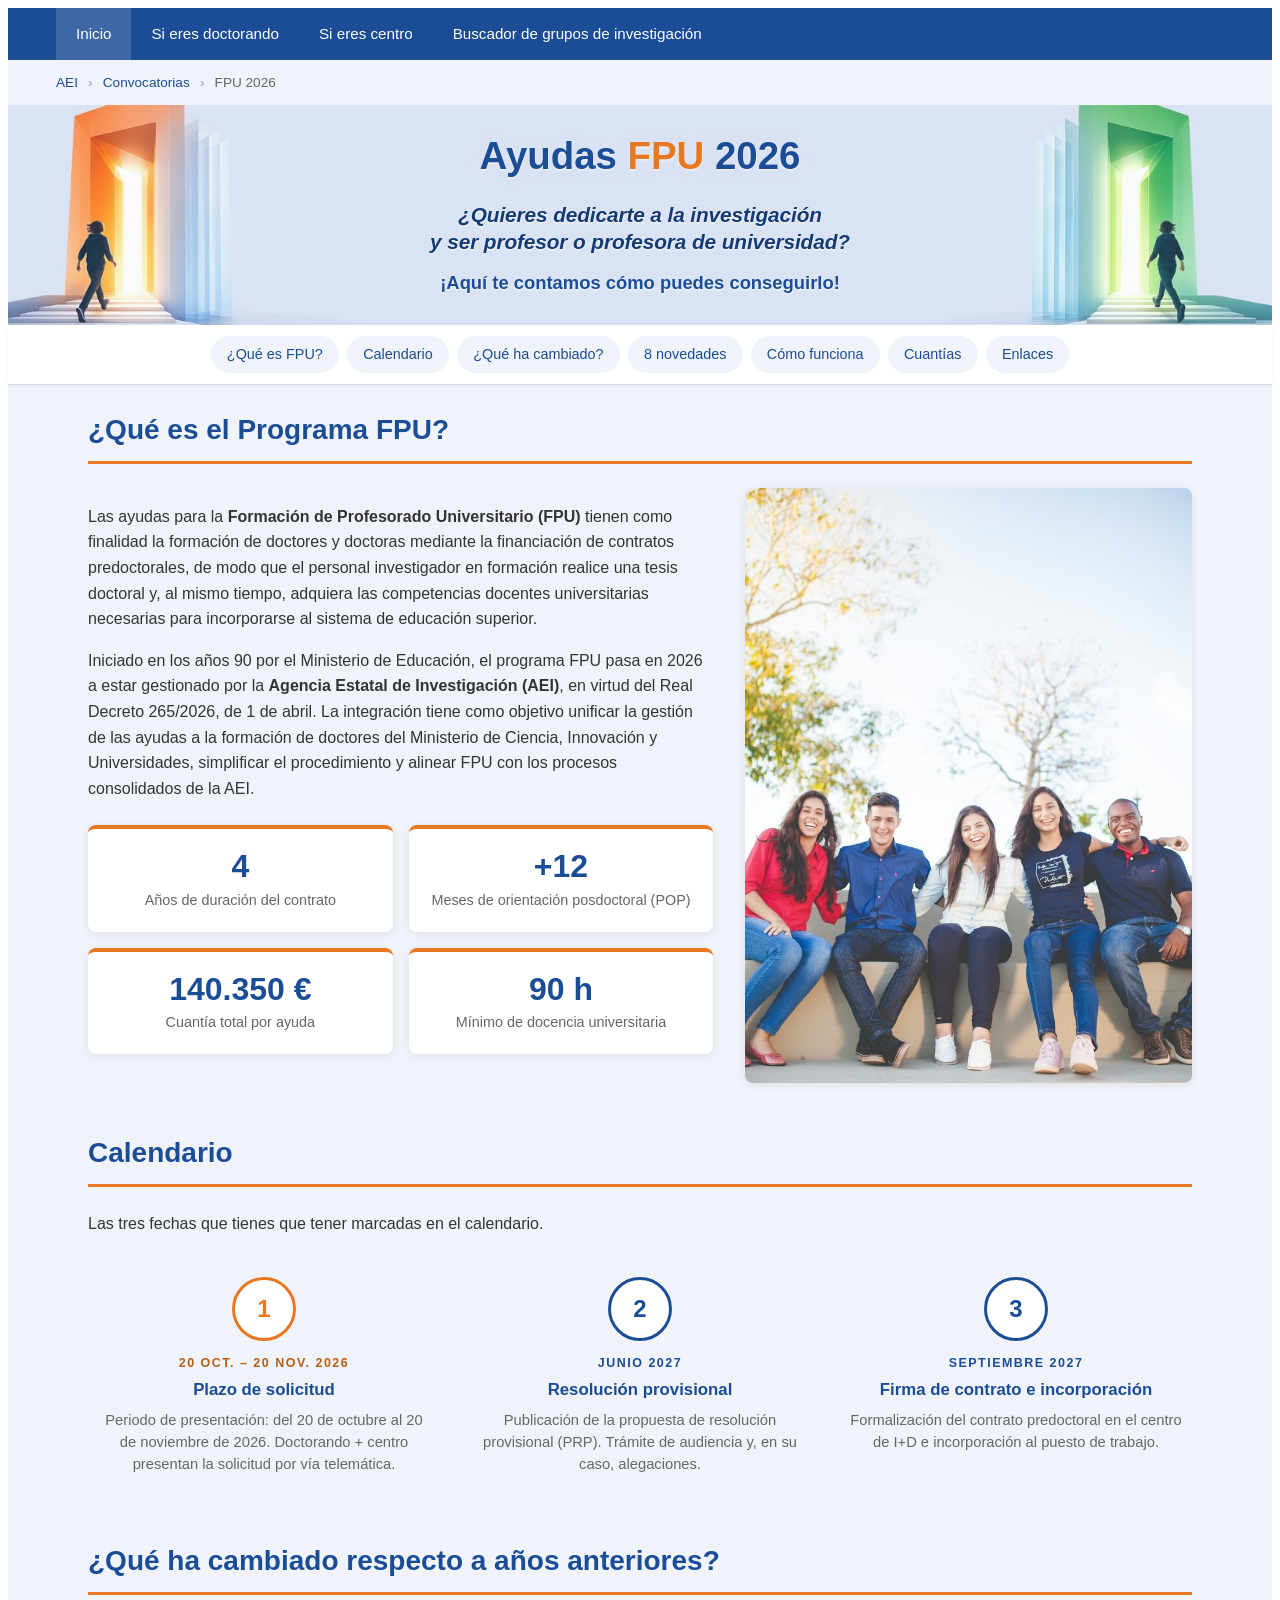
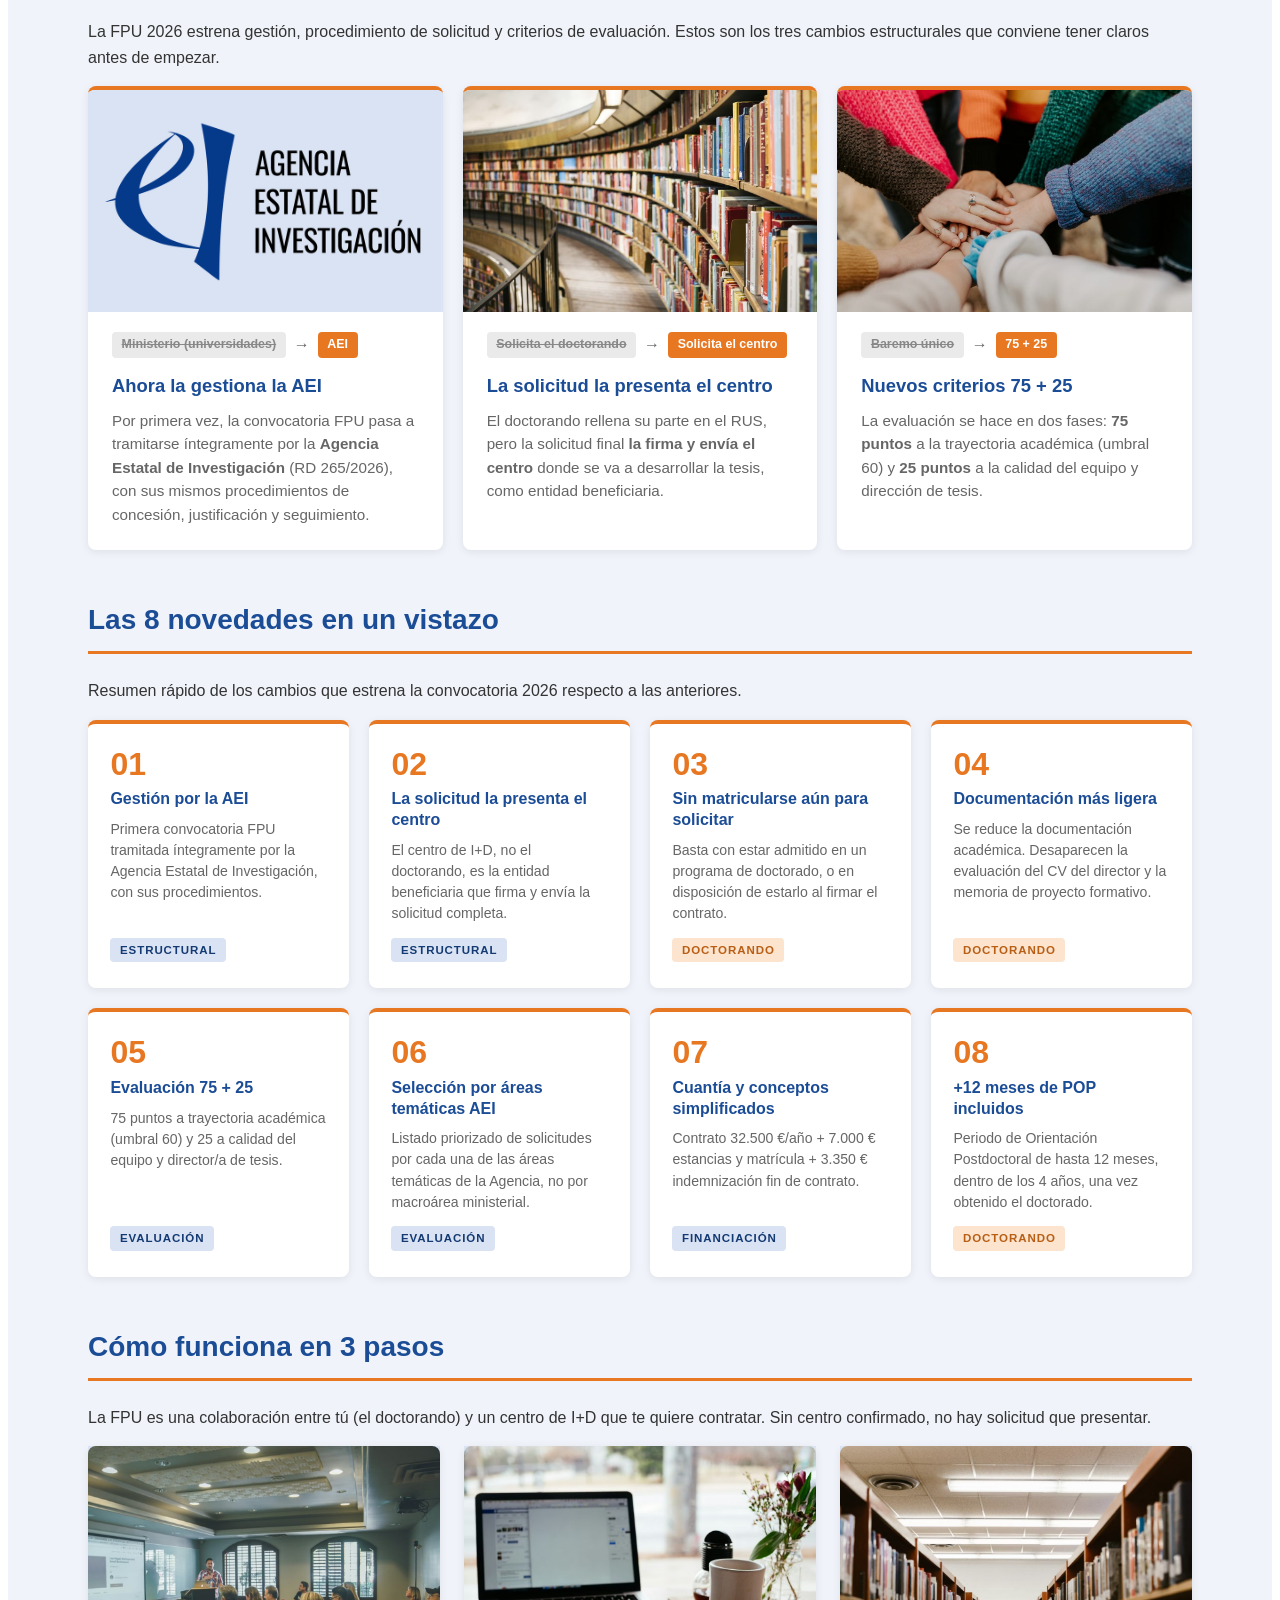
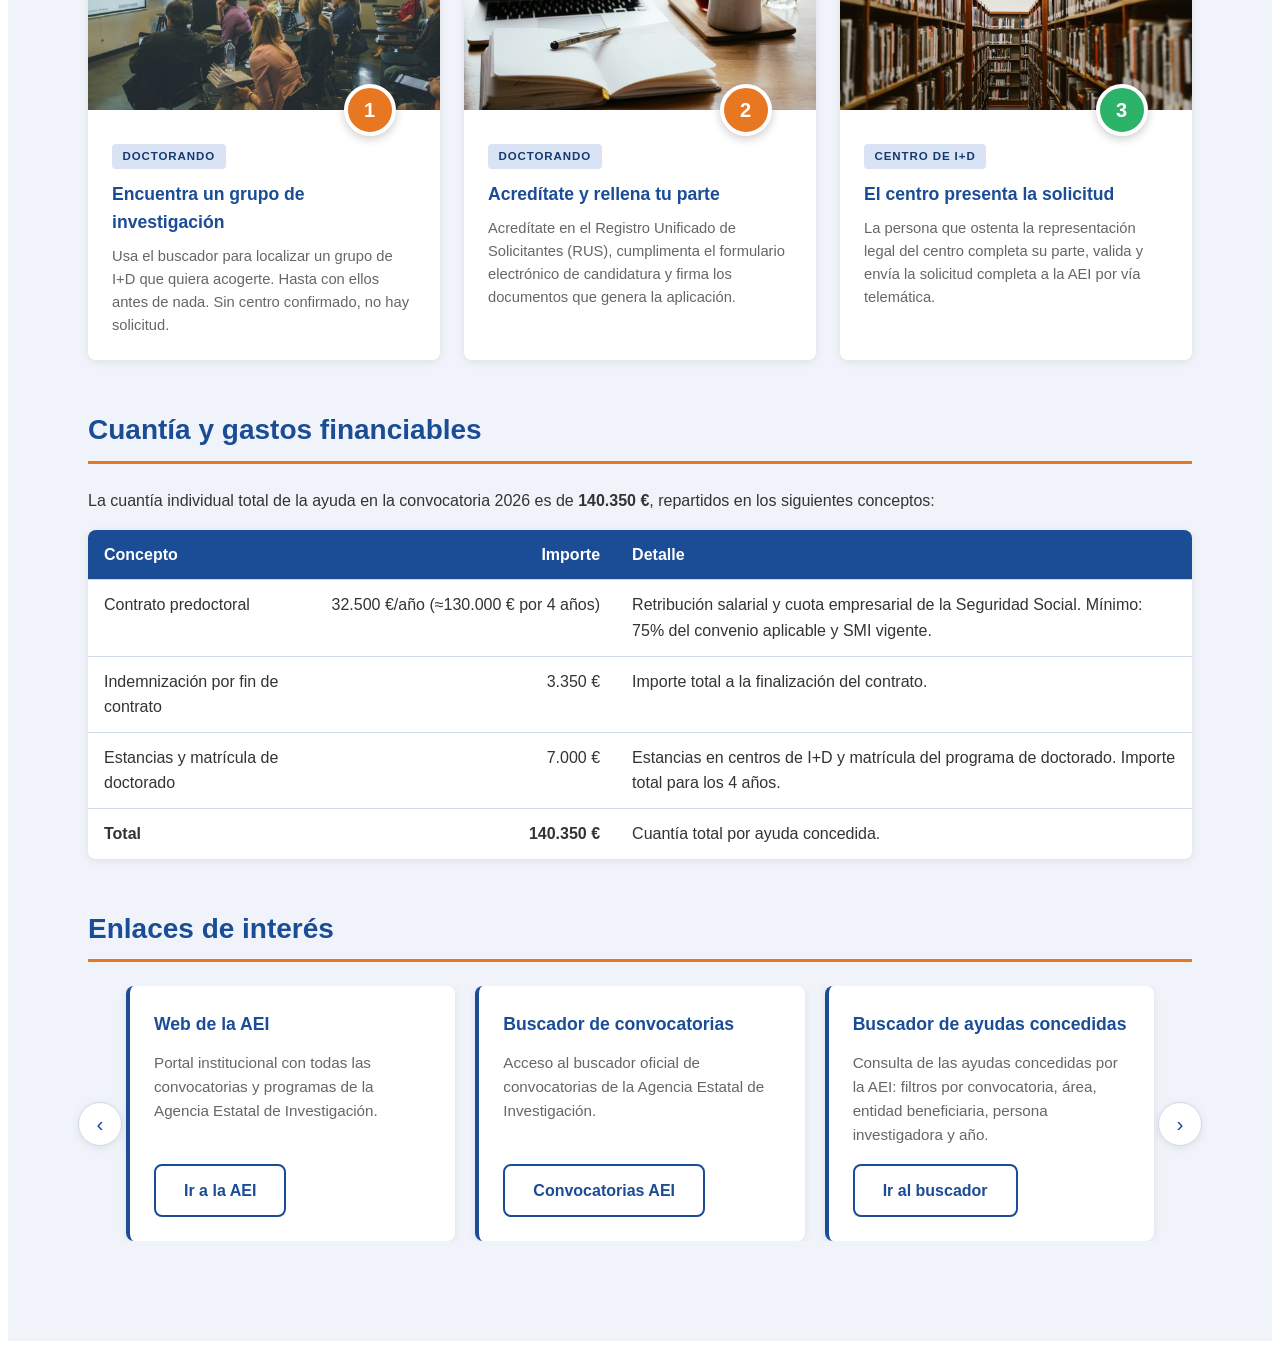
<file: index.html>
<!DOCTYPE html>
<html lang="es">
<head>
<meta charset="UTF-8">
<meta name="viewport" content="width=device-width, initial-scale=1.0">
<title>Inicio — Convocatoria FPU 2026 | Agencia Estatal de Investigación</title>
<meta name="description" content="Convocatoria 2026 de ayudas para la Formación de Profesorado Universitario (FPU), gestionada por primera vez desde la Agencia Estatal de Investigación. Conoce las novedades, requisitos, plazos y criterios de evaluación.">
</head>
<body>
<div class="fpu-page">

<!-- ===== CSS:BEGIN (auto-sync from assets/styles.css) ===== -->
<style>
/* ==========================================================================
   ESTILOS GLOBALES — Web Convocatoria FPU 2026 (AEI)
   Paleta: azul AEI + acento naranja FPU
   ========================================================================== */

:root {
  --aei-azul: #1b4c96;
  --aei-azul-oscuro: #143a73;
  --aei-azul-claro: #dae3f3;
  --fpu-naranja: #e87722;
  --fpu-naranja-oscuro: #b85e15;
  --fpu-naranja-claro: #fce4ce;
  --fondo-claro: #f0f4fa;
  --fondo-blanco: #ffffff;
  --texto-principal: #333333;
  --texto-secundario: #666666;
  --texto-claro: #ffffff;
  --borde-suave: #d0daea;
  --sombra-suave: 0 2px 8px rgba(0, 0, 0, 0.08);
  --sombra-media: 0 4px 16px rgba(0, 0, 0, 0.12);
  --radio-borde: 8px;
  --transicion: 0.3s ease;
}

/* --- Reset y base --- */
:where(.fpu-page, .fpu-page *, .fpu-page *::before, .fpu-page *::after) {
  box-sizing: border-box;
}
.fpu-page { scroll-behavior: smooth; }
.fpu-page {
  font-family: -apple-system, BlinkMacSystemFont, "Segoe UI", Roboto, "Helvetica Neue", Arial, sans-serif;
  color: var(--texto-principal);
  background-color: var(--fondo-claro);
  line-height: 1.6;
  margin: 0;
  padding: 0;
}
:where(.fpu-page) img { max-width: 100%; height: auto; }
:where(.fpu-page) a {
  color: var(--aei-azul);
  text-decoration: none;
  transition: color var(--transicion);
}
:where(.fpu-page) a:hover {
  color: var(--aei-azul-oscuro);
  text-decoration: underline;
}

/* --- Navegación principal --- */
.nav-principal { background: var(--aei-azul); }
.nav-principal .container {
  max-width: 1200px;
  margin: 0 auto;
  padding: 0 1rem;
  display: flex;
  align-items: center;
  justify-content: space-between;
}
.nav-principal ul {
  list-style: none; margin: 0; padding: 0;
  display: flex; flex-wrap: wrap;
}
.nav-principal li a {
  display: block;
  color: var(--texto-claro);
  padding: 0.85rem 1.25rem;
  font-size: 0.95rem;
  font-weight: 500;
  transition: background var(--transicion);
  white-space: nowrap;
}
.nav-principal li a:hover,
.nav-principal li a.active {
  background: rgba(255, 255, 255, 0.15);
  text-decoration: none;
}
.nav-principal li a.nav-destacado {
  background: var(--fpu-naranja);
  color: var(--texto-claro);
  font-weight: 600;
}
.nav-principal li a.nav-destacado:hover {
  background: var(--fpu-naranja-oscuro);
}
.nav-toggle {
  display: none;
  background: none;
  border: none;
  color: var(--texto-claro);
  font-size: 1.5rem;
  cursor: pointer;
  padding: 0.5rem;
}

/* --- Breadcrumb --- */
.breadcrumb {
  max-width: 1200px;
  margin: 0 auto;
  padding: 0.75rem 1rem;
  font-size: 0.85rem;
  color: var(--texto-secundario);
}
.breadcrumb a { color: var(--aei-azul); }
.breadcrumb span { margin: 0 0.4rem; color: #999; }

/* --- Contenido principal (margen lateral generoso) --- */
.fpu-page main { max-width: 1200px; margin: 0 auto; padding: 0 2rem 2rem; }
@media (min-width: 1100px) {
  .fpu-page main { padding: 0 3rem 2rem; }
}

/* --- Secciones --- */
.seccion { margin-bottom: 3rem; }
.seccion-titulo {
  font-size: 1.75rem;
  color: var(--aei-azul);
  margin-bottom: 1.5rem;
  padding-bottom: 0.5rem;
  border-bottom: 3px solid var(--fpu-naranja);
  font-weight: 700;
}
.seccion-subtitulo {
  font-size: 1.25rem;
  color: var(--aei-azul);
  margin-bottom: 1rem;
  font-weight: 600;
}

/* --- Tarjetas --- */
.tarjetas-grid {
  display: grid;
  grid-template-columns: repeat(auto-fill, minmax(280px, 1fr));
  gap: 1.5rem;
}
.tarjeta {
  background: var(--fondo-blanco);
  border-radius: var(--radio-borde);
  box-shadow: var(--sombra-suave);
  padding: 1.5rem;
  transition: box-shadow var(--transicion), transform var(--transicion);
  border-left: 4px solid var(--aei-azul);
}
.tarjeta:hover {
  box-shadow: var(--sombra-media);
  transform: translateY(-2px);
}
.tarjeta h3 {
  color: var(--aei-azul);
  font-size: 1.1rem;
  margin: 0 0 0.75rem;
}
.tarjeta p { color: var(--texto-secundario); font-size: 0.95rem; margin: 0 0 0.75rem; }

/* --- Botones --- */
.btn-aei, .btn-fpu, .btn-fpu-outline {
  display: inline-block;
  padding: 0.75rem 1.75rem;
  border-radius: var(--radio-borde);
  font-weight: 600;
  font-size: 1rem;
  border: none;
  cursor: pointer;
  transition: background var(--transicion), color var(--transicion), transform var(--transicion);
}
.btn-aei { background: var(--aei-azul); color: var(--texto-claro); }
.btn-aei:hover { background: var(--aei-azul-oscuro); color: var(--texto-claro); text-decoration: none; }
.btn-fpu { background: var(--fpu-naranja); color: var(--texto-claro); }
.btn-fpu:hover { background: var(--fpu-naranja-oscuro); color: var(--texto-claro); text-decoration: none; }
.btn-fpu-outline {
  background: transparent;
  color: var(--aei-azul);
  border: 2px solid var(--aei-azul);
}
.btn-fpu-outline:hover {
  background: var(--aei-azul);
  color: var(--texto-claro);
  text-decoration: none;
}

/* --- Hero: banner más bajo, botones DENTRO junto al título --- */
.hero {
  background: var(--aei-azul-claro);
  color: var(--texto-principal);
  position: relative;
  overflow: hidden;
}
.hero-banner-area {
  position: relative;
  width: 100%;
  min-height: 220px;
  /* fondo por página: index/buscador usan banner-portada, doctorando y centros sus respectivos */
  background: url('assets/banners/banner-portada.jpg') center / cover no-repeat;
  display: flex;
  align-items: center;
  justify-content: center;
  padding: 1rem 1rem;
}
.fpu-page.pagina-doctorando .hero-banner-area { background-image: url('assets/banners/banner-doctorando.jpg'); }
.fpu-page.pagina-centros    .hero-banner-area { background-image: url('assets/banners/banner-centros.jpg'); }
.hero-titulo-banner {
  max-width: 720px;
  width: calc(100% - 380px);
  text-align: center;
}
.hero-titulo-banner h1 {
  font-size: clamp(1.65rem, 3vw, 2.45rem);
  font-weight: 800;
  line-height: 1.12;
  margin: 0 0 1.5rem;          /* más separación con la CTA */
  color: var(--aei-azul);
  text-shadow: 0 1px 2px rgba(255,255,255,0.8), 0 0 14px rgba(218,227,243,0.7);
}
.hero-titulo-banner h1 span { color: var(--fpu-naranja); }
.hero-descripcion {
  font-size: 1.15rem;
  color: var(--aei-azul-oscuro);
  line-height: 1.45;
  margin: 0;
  text-shadow: 0 1px 2px rgba(255,255,255,0.85);
  font-weight: 500;
}
/* La pregunta (CTA) en azul AEI oscuro, cursiva, con protagonismo */
.hero-pregunta {
  display: inline-block;
  color: var(--aei-azul-oscuro);
  font-style: italic;
  font-weight: 700;
  font-size: 1.3rem;
  letter-spacing: -0.005em;
  line-height: 1.3;
}
.hero-descripcion strong {
  color: var(--aei-azul);
  font-weight: 700;
  display: inline-block;
  margin-top: 0.85rem;
}
@media (max-width: 600px) {
  .hero-pregunta { font-size: 1rem; }
  .hero-descripcion { font-size: 0.9rem; }
}
/* hero-debajo solo si tiene contenido; en general los botones van DENTRO del banner */
.hero-debajo {
  max-width: 900px;
  margin: 0 auto;
  text-align: center;
  padding: 0;
}
.hero-debajo:empty { display: none; }
.hero-botones {
  display: flex;
  gap: 0.6rem;
  flex-wrap: wrap;
  justify-content: center;
  margin-top: 0.85rem;
}
.hero-titulo-banner .hero-botones { margin-top: 0.85rem; }
.hero-titulo-banner .hero-botones .btn-fpu,
.hero-titulo-banner .hero-botones .btn-fpu-outline,
.hero-titulo-banner .hero-botones .btn-verde,
.hero-titulo-banner .hero-botones .btn-aei {
  padding: 0.55rem 1.3rem;
  font-size: 0.95rem;
}

/* Botón verde (complementario para "Si eres centro") */
.btn-verde {
  display: inline-block;
  padding: 0.7rem 1.6rem;
  border-radius: 4px;
  font-weight: 600;
  font-size: 1rem;
  background: #2db26a;
  color: var(--texto-claro);
  border: none;
  cursor: pointer;
  transition: background var(--transicion);
}
.btn-verde:hover { background: #1f8a4f; color: var(--texto-claro); text-decoration: none; }

/* Botones del hero más rectangulares (radius 4px, no la pastilla de 8) */
.hero-botones .btn-fpu,
.hero-botones .btn-fpu-outline,
.hero-botones .btn-verde,
.hero-botones .btn-aei {
  border-radius: 4px;
  padding: 0.7rem 1.6rem;
}

@media (max-width: 900px) {
  .hero-banner-area { min-height: 180px; }
  .hero-titulo-banner { width: calc(100% - 220px); }
  .hero-titulo-banner h1 { font-size: 1.3rem; }
  .hero-descripcion { font-size: 0.85rem; }
}
@media (max-width: 600px) {
  .hero-banner-area { min-height: 150px; padding: 0.5rem; }
  .hero-titulo-banner { width: calc(100% - 140px); }
  .hero-titulo-banner h1 { font-size: 1.05rem; margin-bottom: 0.35rem; }
  .hero-descripcion { display: none; }
  .hero-titulo-banner .hero-botones .btn-fpu,
  .hero-titulo-banner .hero-botones .btn-fpu-outline,
  .hero-titulo-banner .hero-botones .btn-verde,
  .hero-titulo-banner .hero-botones .btn-aei {
    padding: 0.4rem 0.85rem;
    font-size: 0.8rem;
  }
}

/* --- Datos clave (cuadrícula 2×2 por defecto) --- */
.datos-clave {
  display: grid;
  grid-template-columns: repeat(2, 1fr);
  gap: 1rem;
  margin: 1.5rem 0;
}
.dato-item {
  background: var(--fondo-blanco);
  border-radius: var(--radio-borde);
  padding: 1.25rem;
  text-align: center;
  box-shadow: var(--sombra-suave);
  border-top: 4px solid var(--fpu-naranja);
}
.dato-numero {
  font-size: 2rem;
  font-weight: 800;
  color: var(--aei-azul);
  line-height: 1.1;
}
.dato-label {
  color: var(--texto-secundario);
  font-size: 0.9rem;
  margin-top: 0.25rem;
}

/* --- Novedades destacadas (lista) --- */
.novedades-destacadas {
  background: var(--fondo-blanco);
  border-radius: var(--radio-borde);
  padding: 2rem 2.5rem;
  box-shadow: var(--sombra-suave);
  position: relative;
}
.novedades-destacadas::before {
  content: "";
  position: absolute;
  top: 0; left: 0; right: 0;
  height: 4px;
  background: linear-gradient(90deg, var(--aei-azul), var(--fpu-naranja));
  border-radius: var(--radio-borde) var(--radio-borde) 0 0;
}
.novedad-item {
  display: flex;
  gap: 1rem;
  padding: 1.25rem 0;
  border-bottom: 1px solid var(--borde-suave);
  align-items: center;
}
.novedad-item:last-child { border-bottom: none; }
.novedad-icono {
  flex-shrink: 0;
  width: 44px;
  height: 44px;
  border-radius: 50%;
  background: var(--aei-azul);
  color: var(--texto-claro);
  display: flex;
  align-items: center;
  justify-content: center;
  font-weight: 700;
  font-size: 1.1rem;
}
.novedad-texto {
  flex: 1 1 auto;
}
.novedad-texto h3 {
  color: var(--aei-azul);
  font-size: 1.15rem;
  margin: 0 0 0.4rem;
}
.novedad-texto p { margin: 0; color: var(--texto-secundario); }
.novedad-img {
  flex-shrink: 0;
  width: 72px;
  height: 72px;
  display: flex;
  align-items: center;
  justify-content: center;
  background: var(--fpu-naranja-claro);
  border-radius: 12px;
  padding: 10px;
}
.novedad-img img { width: 100%; height: 100%; display: block; }
@media (max-width: 600px) {
  .novedad-img { width: 56px; height: 56px; padding: 6px; }
}

/* --- CTA destacada: buscador de grupos / personas expertas --- */
.cta-buscador {
  display: grid;
  grid-template-columns: 1fr auto;
  gap: 2rem;
  align-items: center;
  background: linear-gradient(135deg, var(--aei-azul) 0%, var(--aei-azul-oscuro) 100%);
  color: var(--texto-claro);
  border-radius: var(--radio-borde);
  padding: 2.5rem 2.5rem;
  box-shadow: var(--sombra-media);
  position: relative;
  overflow: hidden;
}
.cta-buscador::after {
  content: "";
  position: absolute;
  top: 0; left: 0; right: 0;
  height: 5px;
  background: var(--fpu-naranja);
}
.cta-buscador-tag {
  display: inline-block;
  background: var(--fpu-naranja);
  color: var(--texto-claro);
  padding: 0.2rem 0.7rem;
  border-radius: 4px;
  font-size: 0.78rem;
  font-weight: 700;
  letter-spacing: 0.06em;
  text-transform: uppercase;
  margin-bottom: 0.85rem;
}
.cta-buscador h2 {
  margin: 0 0 0.75rem;
  font-size: 1.6rem;
  color: var(--texto-claro);
  font-weight: 700;
}
.cta-buscador p {
  margin: 0 0 0.85rem;
  color: rgba(255, 255, 255, 0.92);
  line-height: 1.6;
}
.cta-buscador p:last-of-type { margin-bottom: 1.25rem; }
.cta-buscador strong { color: var(--fpu-naranja-claro); font-weight: 700; }
.cta-buscador .btn-fpu {
  background: var(--fpu-naranja);
  color: var(--texto-claro);
}
.cta-buscador .btn-fpu:hover { background: var(--fpu-naranja-oscuro); }
.cta-buscador-icono {
  font-size: 6rem;
  line-height: 1;
  color: rgba(255, 255, 255, 0.18);
  user-select: none;
}
@media (max-width: 768px) {
  .cta-buscador { grid-template-columns: 1fr; padding: 1.75rem; }
  .cta-buscador h2 { font-size: 1.3rem; }
  .cta-buscador-icono { font-size: 4rem; text-align: center; }
}

/* --- Aviso "Próximamente" (página buscador-grupos) --- */
.aviso-proximamente {
  background: var(--fondo-blanco);
  border-left: 5px solid var(--fpu-naranja);
  border-radius: var(--radio-borde);
  padding: 1.75rem 2rem;
  box-shadow: var(--sombra-suave);
}
.aviso-proximamente h2 {
  color: var(--aei-azul);
  margin: 0 0 0.5rem;
  font-size: 1.4rem;
}
.aviso-proximamente p { margin: 0 0 0.75rem; }
.aviso-proximamente p:last-child { margin-bottom: 0; }
.aviso-tag {
  display: inline-block;
  background: var(--fpu-naranja);
  color: var(--texto-claro);
  padding: 0.18rem 0.65rem;
  border-radius: 4px;
  font-size: 0.78rem;
  font-weight: 700;
  letter-spacing: 0.06em;
  text-transform: uppercase;
  margin-bottom: 0.6rem;
}

/* --- Tarjeta de convocatoria --- */
.convocatoria-card {
  background: var(--fondo-blanco);
  border-radius: var(--radio-borde);
  box-shadow: var(--sombra-suave);
  padding: 1.25rem 1.5rem;
  margin-bottom: 1rem;
  display: flex;
  align-items: center;
  justify-content: space-between;
  gap: 1rem;
  border-left: 4px solid var(--aei-azul);
  flex-wrap: wrap;
}
.convocatoria-card.vigente { border-left-color: var(--fpu-naranja); }
.convocatoria-info h3 { margin: 0; font-size: 1.05rem; color: var(--aei-azul); }
.convocatoria-info .anio {
  display: inline-block;
  background: var(--aei-azul);
  color: var(--texto-claro);
  padding: 0.1rem 0.55rem;
  border-radius: 4px;
  font-size: 0.85rem;
  margin-right: 0.5rem;
}
.convocatoria-info .estado {
  display: inline-block;
  margin-top: 0.4rem;
  font-size: 0.85rem;
  color: var(--texto-secundario);
}
.convocatoria-info .estado.abierta { color: var(--fpu-naranja-oscuro); font-weight: 600; }

/* --- Sección con imagen --- */
.seccion-con-imagen {
  display: grid;
  grid-template-columns: 1.4fr 1fr;
  gap: 2rem;
  align-items: center;
}
.seccion-imagen {
  width: 100%;
  border-radius: var(--radio-borde);
  box-shadow: var(--sombra-suave);
}

/* --- Fechas clave (cards con fecha grande + descripción) --- */
.fechas-clave {
  display: grid;
  grid-template-columns: repeat(auto-fit, minmax(220px, 1fr));
  gap: 1.25rem;
}
.fecha-card {
  background: var(--fondo-blanco);
  border-radius: var(--radio-borde);
  padding: 1.25rem 1.5rem;
  box-shadow: var(--sombra-suave);
  border-left: 5px solid var(--fpu-naranja);
  position: relative;
}
.fecha-card .badge {
  display: inline-block;
  background: var(--fpu-naranja-claro);
  color: var(--fpu-naranja-oscuro);
  font-size: 0.75rem;
  font-weight: 700;
  letter-spacing: 0.05em;
  text-transform: uppercase;
  padding: 0.2rem 0.6rem;
  border-radius: 999px;
  margin-bottom: 0.6rem;
}
.fecha-card .fecha-grande {
  font-size: 1.35rem;
  font-weight: 800;
  color: var(--aei-azul);
  line-height: 1.15;
  margin: 0 0 0.35rem;
}
.fecha-card p {
  margin: 0;
  color: var(--texto-secundario);
  font-size: 0.95rem;
  line-height: 1.5;
}
.aviso-fechas {
  background: var(--aei-azul-claro);
  border-left: 4px solid var(--aei-azul);
  padding: 0.85rem 1.1rem;
  border-radius: var(--radio-borde);
  color: var(--aei-azul-oscuro);
  font-size: 0.92rem;
  margin-top: 1rem;
}

/* --- Foto panorámica de ancho completo (altura reducida 25%, separada del hero) --- */
.foto-jovenes {
  margin: 2rem 0;
  border-radius: var(--radio-borde);
  overflow: hidden;
  box-shadow: var(--sombra-suave);
  background: var(--aei-azul-claro);
}
.foto-jovenes img {
  display: block;
  width: 100%;
  height: auto;
  max-height: 270px;   /* antes 360px → -25% */
  object-fit: cover;
}
.foto-jovenes figcaption {
  background: var(--fondo-blanco);
  color: var(--texto-secundario);
  font-size: 0.85rem;
  padding: 0.6rem 1rem;
  text-align: center;
  font-style: italic;
}

/* --- Placeholder de imagen pendiente (mientras decidimos la foto definitiva) --- */
.placeholder-imagen {
  margin: 0;
  width: 100%;
  min-height: 220px;
  display: flex;
  flex-direction: column;
  align-items: center;
  justify-content: center;
  text-align: center;
  border-radius: var(--radio-borde);
  background: repeating-linear-gradient(
    45deg,
    var(--aei-azul-claro),
    var(--aei-azul-claro) 14px,
    #c8d6ee 14px,
    #c8d6ee 28px
  );
  color: var(--aei-azul-oscuro);
  font-size: 0.95rem;
  font-style: italic;
  padding: 1.5rem;
  border: 2px dashed var(--aei-azul);
}
.placeholder-imagen .ph-icon { font-size: 2rem; margin-bottom: 0.5rem; }
.placeholder-imagen figcaption { color: var(--aei-azul-oscuro); }

/* Variante en banda ancha (para secciones full-width) */
.placeholder-imagen.ancha { min-height: 180px; }

/* --- Tabla simple (importe/2ª columna justificada a la derecha) --- */
.tabla-simple {
  width: 100%;
  border-collapse: collapse;
  background: var(--fondo-blanco);
  box-shadow: var(--sombra-suave);
  border-radius: var(--radio-borde);
  overflow: hidden;
}
.tabla-simple th, .tabla-simple td {
  padding: 0.75rem 1rem;
  text-align: left;
  border-bottom: 1px solid var(--borde-suave);
  vertical-align: top;
}
.tabla-simple th:nth-child(2),
.tabla-simple td:nth-child(2) {
  text-align: right;
  font-variant-numeric: tabular-nums;
  white-space: nowrap;
}
.tabla-simple thead {
  background: var(--aei-azul);
  color: var(--texto-claro);
}
.tabla-simple tbody tr:hover { background: var(--fondo-claro); }
.tabla-simple tbody tr:last-child td { border-bottom: none; }

/* --- Acordeón (FAQ / detalles) --- */
.acordeon-item {
  background: var(--fondo-blanco);
  border-radius: var(--radio-borde);
  box-shadow: var(--sombra-suave);
  margin-bottom: 0.75rem;
  overflow: hidden;
}
.acordeon-header {
  width: 100%;
  text-align: left;
  background: none;
  border: none;
  padding: 1rem 1.25rem;
  font-size: 1.05rem;
  font-weight: 600;
  color: var(--aei-azul);
  cursor: pointer;
  display: flex;
  justify-content: space-between;
  align-items: center;
  gap: 1rem;
}
.acordeon-header::after {
  content: "+";
  font-size: 1.5rem;
  color: var(--fpu-naranja);
  transition: transform var(--transicion);
}
.acordeon-header.activo::after { content: "−"; }
.acordeon-contenido {
  display: none;
  padding: 0 1.25rem 1.25rem;
  color: var(--texto-principal);
  border-top: 1px solid var(--borde-suave);
}
.acordeon-contenido.activo { display: block; }

/* --- Banner cofinanciación / footer --- */
.banner-cofinanciacion {
  background: var(--fondo-blanco);
  border-top: 1px solid var(--borde-suave);
  margin-top: 2rem;
  padding: 1.5rem 1rem;
}
.banner-cofinanciacion .container {
  max-width: 1200px;
  margin: 0 auto;
  display: flex;
  align-items: center;
  gap: 1.5rem;
  flex-wrap: wrap;
}
.cofinanciacion-texto {
  margin: 0;
  font-size: 0.9rem;
  color: var(--texto-secundario);
  line-height: 1.5;
}

/* --- Paleta verde alternativa para centros.html --- */
.fpu-page.tema-verde {
  --fpu-naranja: #2db26a;
  --fpu-naranja-oscuro: #1f8a4f;
  --fpu-naranja-claro: #d6f0e2;
}
/* Reajusta los SVGs con naranja hardcodeado (#e87722) a verde en centros */
.fpu-page.tema-verde .novedad-acordeon-svg img,
.fpu-page.tema-verde .razon-icono img,
.fpu-page.tema-verde .tarjeta-foto-img.svg-bg img,
.fpu-page.tema-verde .novedad-img-mini img {
  filter: hue-rotate(75deg) saturate(0.9);
}

/* --- Sección a 2 columnas: contenido izq + foto vertical dcha --- */
.seccion-2col {
  display: grid;
  grid-template-columns: 1.4fr 1fr;
  gap: 2rem;
  align-items: start;
}
.seccion-2col-foto {
  width: 100%;
  border-radius: var(--radio-borde);
  overflow: hidden;
  box-shadow: var(--sombra-suave);
  background: var(--aei-azul-claro);
}
.seccion-2col-foto img {
  width: 100%;
  display: block;
  aspect-ratio: 3 / 4;
  object-fit: cover;
}
/* Variante: datos-clave dentro de la columna izquierda en 2 columnas (2x2) */
.seccion-2col .datos-clave { grid-template-columns: repeat(2, 1fr); }
@media (max-width: 900px) {
  .seccion-2col { grid-template-columns: 1fr; }
  .seccion-2col-foto img { aspect-ratio: 4 / 3; }
}

/* --- "Lo que ofrece la ayuda" / "Obligaciones docentes": 2 cols con altura igualada --- */
.ofrece-grid {
  display: grid;
  grid-template-columns: 1fr 1.2fr;
  gap: 2rem;
  align-items: stretch;
}
.ofrece-grid .datos-clave { align-content: stretch; }
.ofrece-grid .datos-clave .dato-item {
  display: flex;
  flex-direction: column;
  justify-content: center;
}
/* Para "Obligaciones docentes": las cuatro cajas de datos en izq toman todo el alto disponible */
.obligaciones-grid {
  display: grid;
  grid-template-columns: 1fr 1.2fr;
  gap: 2rem;
  align-items: stretch;
}
.obligaciones-grid .datos-clave {
  display: grid;
  grid-template-columns: repeat(2, 1fr);
  gap: 1rem;
  height: 100%;
  margin: 0;
}
.obligaciones-grid .datos-clave .dato-item {
  display: flex;
  flex-direction: column;
  justify-content: center;
}
.obligaciones-grid .col-cajas { display: flex; flex-direction: column; gap: 1rem; height: 100%; }
.obligaciones-grid .col-cajas .bloque-destacado { flex: 1; margin: 0; display: flex; flex-direction: column; justify-content: center; }
@media (max-width: 900px) {
  .obligaciones-grid { grid-template-columns: 1fr; }
}
.ofrece-grid .datos-clave { grid-template-columns: repeat(2, 1fr); margin: 0; }
.ofrece-grid .texto p { margin: 0 0 1rem; }
@media (max-width: 900px) {
  .ofrece-grid { grid-template-columns: 1fr; }
}

/* --- "Tu directora de tesis": foto vertical + texto sobre viñeta --- */
.directora-grid {
  display: grid;
  grid-template-columns: 1fr 1.6fr;
  gap: 2rem;
  align-items: center;
}
.directora-foto {
  width: 100%;
  aspect-ratio: 3 / 4;
  object-fit: cover;
  border-radius: var(--radio-borde);
  box-shadow: var(--sombra-media);
  display: block;
}
.directora-texto {
  background: radial-gradient(ellipse at 30% 25%, rgba(255,255,255,0.95) 0%, rgba(218,227,243,0.55) 70%, rgba(218,227,243,0.4) 100%);
  padding: 1.75rem 2rem;
  border-radius: var(--radio-borde);
  box-shadow: var(--sombra-suave);
}
.directora-texto p:first-child { margin-top: 0; }
.directora-texto p:last-child { margin-bottom: 0; }
@media (max-width: 900px) {
  .directora-grid { grid-template-columns: 1fr; }
}

/* --- Bloques destacados para doctorandos (azul claro / naranja semi) --- */
.bloque-destacado {
  background: var(--fpu-naranja-claro);
  border-radius: var(--radio-borde);
  padding: 1.5rem 1.85rem;
  margin: 1.5rem 0;
  border-left: 4px solid var(--fpu-naranja);
}
.bloque-destacado.azul {
  background: var(--aei-azul-claro);
  border-left-color: var(--aei-azul);
}
.bloque-destacado h3 { margin-top: 0; color: var(--aei-azul); }
.bloque-destacado :last-child { margin-bottom: 0; }

/* --- Novedades: card blanca, número circulo azul FUERA, SVG grande lateral asomando --- */
.novedades-acordeon-lista {
  display: flex;
  flex-direction: column;
  gap: 1.25rem;
  padding-left: 32px; /* espacio para que el círculo azul sobresalga */
}
.novedad-acordeon {
  position: relative;
  background: var(--fondo-blanco);
  border: 1px solid var(--borde-suave);
  border-left: 4px solid var(--fpu-naranja);
  border-radius: var(--radio-borde);
  transition: box-shadow var(--transicion);
  overflow: visible;
}
.novedad-acordeon:hover { box-shadow: var(--sombra-media); }
.novedad-acordeon-num {
  position: absolute;
  left: -28px;
  top: 50%;
  transform: translateY(-50%);
  width: 52px; height: 52px;
  border-radius: 50%;
  background: var(--aei-azul);
  color: #fff;
  display: flex; align-items: center; justify-content: center;
  font-weight: 800;
  font-size: 1.25rem;
  box-shadow: 0 3px 10px rgba(27,76,150,0.35);
  z-index: 3;
}
.novedad-acordeon-header {
  width: 100%;
  display: grid;
  grid-template-columns: 1fr 100px auto;
  align-items: stretch;
  gap: 1rem;
  padding: 1rem 1.25rem 1rem 2rem;
  background: none;
  border: none;
  cursor: pointer;
  text-align: left;
  font-family: inherit;
  min-height: 92px;
}
.novedad-acordeon-titulo {
  align-self: center;
  color: var(--aei-azul-oscuro);
  font-weight: 700;
  font-size: 1.05rem;
  line-height: 1.3;
}
.novedad-acordeon-svg {
  /* contenedor del icono: asoma por arriba aunque el acordeón esté cerrado */
  align-self: stretch;
  display: flex;
  align-items: flex-end;
  justify-content: center;
  overflow: hidden;
}
.novedad-acordeon-svg img {
  width: 92px;
  height: 130%;
  object-fit: contain;
  object-position: bottom center;
  margin-top: -18px;
  display: block;
}
.novedad-acordeon-chevron {
  align-self: center;
  color: var(--fpu-naranja);
  font-size: 1.5rem;
  line-height: 1;
  transition: transform 0.35s ease;
  user-select: none;
}
.novedad-acordeon.abierto .novedad-acordeon-chevron { transform: rotate(180deg); }
.novedad-acordeon-cuerpo {
  max-height: 0;
  overflow: hidden;
  transition: max-height 0.45s ease;
}
.novedad-acordeon.abierto .novedad-acordeon-cuerpo { max-height: 400px; }
.novedad-acordeon-cuerpo-inner {
  padding: 0 1.25rem 1.25rem 2rem;
  color: var(--texto-principal);
}
.novedad-acordeon-cuerpo-inner p { margin: 0; }

@media (max-width: 600px) {
  .novedades-acordeon-lista { padding-left: 26px; }
  .novedad-acordeon-num { left: -22px; width: 42px; height: 42px; font-size: 1.05rem; }
  .novedad-acordeon-header { grid-template-columns: 1fr 70px auto; padding-left: 1.25rem; }
  .novedad-acordeon-svg img { width: 68px; }
}

/* --- Fechas: fecha arriba, descripción, badge SIEMPRE alineado abajo --- */
.fecha-card {
  display: flex;
  flex-direction: column;
  min-height: 220px;
}
.fecha-card .fecha-grande {
  order: 1;
  margin-bottom: 0.5rem;
  font-size: 1.2rem;          /* algo más discreto, "tamaño cuerpo grande" */
  line-height: 1.2;
}
.fecha-card p {
  order: 2;
  flex: 1;                    /* empuja el badge al fondo */
  margin-bottom: 0.85rem;
}
.fecha-card .badge {
  order: 3;
  align-self: flex-start;
  margin-bottom: 0;
}

/* --- Carrusel: con controles (flechas) + dots debajo --- */
.carrusel-wrapper {
  position: relative;
  padding: 0.5rem 0;
}
.carrusel-pista-cont {
  position: relative;
  overflow-x: auto;
  overflow-y: hidden;
  scroll-behavior: smooth;
  scrollbar-width: none;          /* Firefox: oculta scrollbar */
  -ms-overflow-style: none;       /* IE/Edge antiguo */
}
.carrusel-pista-cont::-webkit-scrollbar { display: none; } /* Chrome/Safari */
.carrusel-btn {
  position: absolute;
  top: 50%;
  transform: translateY(-50%);
  width: 44px;
  height: 44px;
  border-radius: 50%;
  background: var(--fondo-blanco);
  border: 1px solid var(--borde-suave);
  color: var(--aei-azul);
  font-size: 1.3rem;
  cursor: pointer;
  box-shadow: var(--sombra-suave);
  z-index: 5;
  display: flex;
  align-items: center;
  justify-content: center;
  transition: background var(--transicion), color var(--transicion);
}
.carrusel-btn:hover:not(:disabled) { background: var(--aei-azul); color: #fff; }
.carrusel-btn:disabled { opacity: 0.4; cursor: default; }
.carrusel-btn.prev { left: -10px; }
.carrusel-btn.next { right: -10px; }
.carrusel-wrapper { padding: 0 30px; } /* deja sitio a los botones laterales */
.carrusel-pista {
  display: flex;
  gap: 1.25rem;
  align-items: stretch;
  padding: 0 0.5rem;
}
.carrusel-item {
  flex: 0 0 calc((100% - 2.5rem) / 3); /* 3 visibles en desktop */
  display: flex;
  min-width: 0;
  box-sizing: border-box;
}
.carrusel-item > .tarjeta {
  width: 100%;
  display: flex;
  flex-direction: column;
}
.carrusel-item > .tarjeta p { flex: 1; }
.carrusel-item > .tarjeta a.btn-fpu-outline,
.carrusel-item > .tarjeta a.btn-aei,
.carrusel-item > .tarjeta a.btn-fpu {
  margin-top: auto;
  align-self: flex-start;
}

/* Dots debajo del carrusel (clicables) */
.carrusel-dots {
  display: flex;
  justify-content: center;
  gap: 0.55rem;
  margin-top: 1.25rem;
}
.carrusel-dots .dot {
  width: 10px; height: 10px;
  border-radius: 50%;
  background: var(--borde-suave);
  cursor: pointer;
  border: none;
  padding: 0;
  transition: background var(--transicion), transform var(--transicion);
}
.carrusel-dots .dot.activo {
  background: var(--fpu-naranja);
  transform: scale(1.25);
  box-shadow: 0 2px 6px rgba(232,119,34,0.4);
}
@media (max-width: 900px) {
  .carrusel-item { flex: 0 0 calc((100% - 1.25rem) / 2); }
}
@media (max-width: 600px) {
  .carrusel-item { flex: 0 0 100%; }
}

/* --- Tarjetas en fila de 4 con encabezado de imagen --- */
.tarjetas-fila4 {
  display: grid;
  grid-template-columns: repeat(4, 1fr);
  gap: 1.25rem;
}
.tarjeta-foto {
  background: var(--fondo-blanco);
  border-radius: var(--radio-borde);
  box-shadow: var(--sombra-suave);
  overflow: hidden;
  display: flex;
  flex-direction: column;
  border-top: 4px solid var(--fpu-naranja);
  transition: box-shadow var(--transicion), transform var(--transicion);
}
.tarjeta-foto:hover { box-shadow: var(--sombra-media); transform: translateY(-2px); }
.tarjeta-foto-img {
  width: 100%;
  height: 130px;
  overflow: hidden;
  background: var(--fpu-naranja-claro);
  display: flex;
  align-items: center;
  justify-content: center;
}
.tarjeta-foto-img img {
  width: 100%; height: 100%; object-fit: cover; display: block;
}
.tarjeta-foto-img.svg-bg {
  background: var(--fpu-naranja-claro);
}
.tarjeta-foto-img.svg-bg img {
  width: auto; height: 70%; object-fit: contain;
}
.tarjeta-foto h3 {
  color: var(--aei-azul);
  font-size: 1.05rem;
  margin: 1rem 1.1rem 0.5rem;
}
.tarjeta-foto p {
  color: var(--texto-secundario);
  font-size: 0.92rem;
  margin: 0 1.1rem 1.1rem;
  line-height: 1.5;
}
@media (max-width: 900px) {
  .tarjetas-fila4 { grid-template-columns: repeat(2, 1fr); }
}
@media (max-width: 600px) {
  .tarjetas-fila4 { grid-template-columns: 1fr; }
}

/* --- Sección 2 cols: variante de cajas en izq apretadas (entidades beneficiarias) --- */
.seccion-2col.cajas-compactas .tarjeta {
  padding: 0.85rem 1rem;
}
.seccion-2col.cajas-compactas .tarjetas-grid {
  gap: 0.75rem;
}

/* --- Foto vertical recortada al alto del bloque contiguo --- */
.directora-grid.recorte-igual,
.seccion-2col.recorte-igual {
  align-items: stretch;
}
.directora-grid.recorte-igual .directora-foto,
.seccion-2col.recorte-igual .seccion-2col-foto {
  height: 100%;
}
.seccion-2col.recorte-igual .seccion-2col-foto img {
  aspect-ratio: auto;
  height: 100%;
}

/* --- Separación extra entre hero y primera sección --- */
.seccion-bajada {
  margin-top: 1.5rem;
}

/* --- Menú sticky de accesos rápidos (debajo del banner) --- */
.acceso-rapido {
  background: var(--fondo-blanco);
  border-bottom: 1px solid var(--borde-suave);
  position: sticky;
  top: 0;
  z-index: 50;
  padding: 0.65rem 0;
  box-shadow: 0 1px 4px rgba(0,0,0,0.04);
}
.acceso-rapido .container {
  max-width: 1200px;
  margin: 0 auto;
  padding: 0 1.5rem;
  display: flex;
  flex-wrap: wrap;
  gap: 0.5rem;
  justify-content: center;
  align-items: center;
}
.acceso-rapido a {
  display: inline-block;
  padding: 0.4rem 0.95rem;
  background: var(--fondo-claro);
  color: var(--aei-azul);
  border-radius: 999px;
  font-size: 0.9rem;
  font-weight: 500;
  border: 1px solid transparent;
  transition: background var(--transicion), color var(--transicion);
}
.acceso-rapido a:hover,
.acceso-rapido a.activo {
  background: var(--aei-azul-claro);
  color: var(--aei-azul-oscuro);
  text-decoration: none;
}

/* --- Timeline 3 círculos (Fechas clave) — sin líneas entre números --- */
.calendario-timeline {
  position: relative;
  padding: 1.5rem 0 1rem;
}
.calendario-line { display: none; }
.calendario-steps {
  display: grid;
  grid-template-columns: repeat(3, 1fr);
  gap: 1.5rem;
  position: relative;
  z-index: 1;
}
.calendario-step {
  text-align: center;
  padding: 0 0.5rem;
}
.calendario-step .circulo {
  width: 64px;
  height: 64px;
  border-radius: 50%;
  background: var(--fondo-blanco);
  border: 3px solid var(--aei-azul);
  color: var(--aei-azul);
  display: flex;
  align-items: center;
  justify-content: center;
  font-weight: 800;
  font-size: 1.5rem;
  margin: 0 auto 0.85rem;
  box-shadow: 0 0 0 6px var(--fondo-claro);
}
.calendario-step:first-child .circulo {
  border-color: var(--fpu-naranja);
  color: var(--fpu-naranja);
}
.calendario-step .fecha-mes {
  display: block;
  color: var(--fpu-naranja-oscuro);
  font-weight: 700;
  font-size: 0.78rem;
  letter-spacing: 0.12em;
  text-transform: uppercase;
  margin-bottom: 0.35rem;
}
.calendario-step:not(:first-child) .fecha-mes { color: var(--aei-azul); }
.calendario-step h3 {
  color: var(--aei-azul);
  font-size: 1.05rem;
  margin: 0 0 0.5rem;
  line-height: 1.25;
}
.calendario-step p {
  color: var(--texto-secundario);
  font-size: 0.92rem;
  margin: 0;
  line-height: 1.5;
}
.calendario-aviso {
  background: #fff8e6;
  border: 1px solid #f0d99a;
  border-radius: var(--radio-borde);
  padding: 0.85rem 1.1rem;
  margin-top: 1.5rem;
  font-size: 0.9rem;
  color: #6b4d12;
}
.calendario-aviso strong { color: var(--fpu-naranja-oscuro); }
@media (max-width: 768px) {
  .calendario-line { display: none; }
  .calendario-steps { grid-template-columns: 1fr; gap: 2rem; }
}

/* --- Quote Director AEI --- */
.quote-director {
  background: var(--aei-azul-oscuro);
  color: var(--texto-claro);
  border-radius: var(--radio-borde);
  padding: 2rem 2.25rem;
  position: relative;
}
.quote-director .badge-cargo {
  display: inline-block;
  background: var(--fpu-naranja);
  color: var(--texto-claro);
  padding: 0.25rem 0.75rem;
  border-radius: 4px;
  font-size: 0.72rem;
  font-weight: 700;
  letter-spacing: 0.1em;
  text-transform: uppercase;
  margin-bottom: 1rem;
}
.quote-director blockquote {
  margin: 0 0 1rem;
  font-size: 1.4rem;
  line-height: 1.35;
  font-weight: 600;
  color: #fff;
}
.quote-director .autor {
  font-size: 0.92rem;
  color: rgba(255,255,255,0.7);
  font-weight: 500;
}

/* --- "¿Qué ha cambiado?" cards antes → ahora --- */
.cambios-grid {
  display: grid;
  grid-template-columns: repeat(3, 1fr);
  gap: 1.25rem;
}
.cambio-card {
  background: var(--fondo-blanco);
  border-top: 4px solid var(--fpu-naranja);
  border-radius: var(--radio-borde);
  box-shadow: var(--sombra-suave);
  display: flex;
  flex-direction: column;
  overflow: hidden;
}
.cambio-foto {
  width: 100%;
  aspect-ratio: 16/10;
  overflow: hidden;
  background: var(--aei-azul-claro);
}
.cambio-foto img {
  width: 100%; height: 100%; object-fit: cover; display: block;
}
.cambio-cuerpo {
  padding: 1.25rem 1.5rem 1.5rem;
}
.cambio-badges {
  display: flex;
  align-items: center;
  gap: 0.5rem;
  margin-bottom: 0.85rem;
  flex-wrap: wrap;
}
.cambio-badge-antes {
  background: #eaeaea;
  color: #888;
  text-decoration: line-through;
  padding: 0.18rem 0.6rem;
  border-radius: 4px;
  font-size: 0.78rem;
  font-weight: 600;
}
.cambio-arrow {
  color: var(--texto-secundario);
  font-weight: 700;
}
.cambio-badge-ahora {
  background: var(--fpu-naranja);
  color: var(--texto-claro);
  padding: 0.18rem 0.6rem;
  border-radius: 4px;
  font-size: 0.78rem;
  font-weight: 700;
}
.cambio-card h3 {
  color: var(--aei-azul);
  font-size: 1.15rem;
  margin: 0 0 0.5rem;
}
.cambio-card p {
  color: var(--texto-secundario);
  font-size: 0.95rem;
  margin: 0;
  line-height: 1.55;
}
@media (max-width: 900px) {
  .cambios-grid { grid-template-columns: 1fr; }
}

/* --- Grid 4×2 de novedades (un vistazo) --- */
.novedades-grid {
  display: grid;
  grid-template-columns: repeat(4, 1fr);
  gap: 1.25rem;
}
.novedad-mini {
  background: var(--fondo-blanco);
  border-radius: var(--radio-borde);
  padding: 1.5rem 1.4rem 1.65rem;
  box-shadow: var(--sombra-suave);
  display: flex;
  flex-direction: column;
  border-top: 4px solid var(--fpu-naranja);
}
.novedad-mini .num-big {
  font-size: 2rem;
  font-weight: 800;
  color: var(--fpu-naranja);
  line-height: 1;
  margin-bottom: 0.6rem;
}
.novedad-mini h3 {
  color: var(--aei-azul);
  font-size: 1rem;
  margin: 0 0 0.55rem;
  line-height: 1.3;
}
.novedad-mini p {
  color: var(--texto-secundario);
  font-size: 0.88rem;
  line-height: 1.5;
  margin: 0 0 0.85rem;
  flex: 1;
}
.novedad-mini .badge-cat {
  display: inline-block;
  background: var(--aei-azul-claro);
  color: var(--aei-azul-oscuro);
  padding: 0.18rem 0.6rem;
  border-radius: 4px;
  font-size: 0.72rem;
  font-weight: 700;
  letter-spacing: 0.08em;
  text-transform: uppercase;
  align-self: flex-start;
}
.novedad-mini .badge-cat.doctorando {
  background: var(--fpu-naranja-claro);
  color: var(--fpu-naranja-oscuro);
}
@media (max-width: 1000px) {
  .novedades-grid { grid-template-columns: repeat(2, 1fr); }
}
@media (max-width: 600px) {
  .novedades-grid { grid-template-columns: 1fr; }
}

/* --- "Cómo funciona en 3 pasos" con fotos --- */
.tres-pasos {
  display: grid;
  grid-template-columns: repeat(3, 1fr);
  gap: 1.5rem;
}
.paso-card {
  background: var(--fondo-blanco);
  border-radius: var(--radio-borde);
  overflow: visible;
  box-shadow: var(--sombra-suave);
  position: relative;
  display: flex;
  flex-direction: column;
}
.paso-foto {
  position: relative;
  width: 100%;
  aspect-ratio: 4/3;
  background: var(--aei-azul-claro);
  overflow: visible;            /* permite que el círculo sobresalga */
}
.paso-foto img {
  width: 100%; height: 100%; object-fit: cover; display: block;
  border-radius: var(--radio-borde) var(--radio-borde) 0 0;  /* recorte solo en la imagen */
}
/* Círculo del número a 20% del borde derecho (left:80%), a caballo entre foto y cuerpo */
.paso-foto .paso-num {
  position: absolute;
  left: 80%;
  bottom: 0;
  transform: translate(-50%, 50%);
  width: 52px;
  height: 52px;
  border-radius: 50%;
  background: var(--fpu-naranja);  /* naranja por defecto (doctorando) */
  color: #fff;
  display: flex;
  align-items: center;
  justify-content: center;
  font-weight: 800;
  font-size: 1.25rem;
  border: 4px solid var(--fondo-blanco);
  box-shadow: 0 3px 10px rgba(0,0,0,0.20);
  z-index: 5;
}
/* Paso 3 (centro) → verde */
.tres-pasos .paso-card:nth-child(3) .paso-foto .paso-num {
  background: #2db26a;
}
.paso-cuerpo {
  padding: 2rem 1.5rem 1.5rem;
}
.paso-cuerpo .badge-paso {
  display: inline-block;
  background: var(--aei-azul-claro);
  color: var(--aei-azul-oscuro);
  padding: 0.2rem 0.65rem;
  border-radius: 4px;
  font-size: 0.72rem;
  font-weight: 700;
  letter-spacing: 0.08em;
  text-transform: uppercase;
  margin-bottom: 0.7rem;
}
.paso-cuerpo h3 {
  color: var(--aei-azul);
  font-size: 1.1rem;
  margin: 0 0 0.55rem;
}
.paso-cuerpo p {
  color: var(--texto-secundario);
  font-size: 0.92rem;
  margin: 0;
  line-height: 1.55;
}
@media (max-width: 900px) {
  .tres-pasos { grid-template-columns: 1fr; }
}

/* --- Cajas info (procedimiento, justificación, modificaciones) con barra lateral --- */
.cajas-info-grid {
  display: grid;
  grid-template-columns: repeat(2, 1fr);
  gap: 1.25rem;
  align-items: stretch;
}
.cajas-info-grid .caja-info {
  background: var(--aei-azul-claro);
  border-left: 5px solid var(--aei-azul);
  border-radius: var(--radio-borde);
  padding: 1.5rem 1.65rem;
  display: flex;
  flex-direction: column;
  min-height: 200px;
}
.cajas-info-grid .caja-info.verde {
  background: #d6f0e2;
  border-left-color: #2db26a;
}
.cajas-info-grid .caja-info h3 {
  color: var(--aei-azul);
  margin: 0 0 0.7rem;
  font-size: 1.05rem;
}
.cajas-info-grid .caja-info p,
.cajas-info-grid .caja-info ul {
  color: var(--texto-principal);
  margin: 0;
  font-size: 0.95rem;
  line-height: 1.55;
}
.cajas-info-grid .caja-info ul { padding-left: 1.2rem; }
.cajas-info-grid .caja-info ul li { margin-bottom: 0.35rem; }
@media (max-width: 768px) {
  .cajas-info-grid { grid-template-columns: 1fr; }
}

/* --- Video directora con controles nativos --- */
.directora-grid .directora-video {
  width: 100%;
  aspect-ratio: 3/4;
  object-fit: cover;
  border-radius: var(--radio-borde);
  box-shadow: var(--sombra-media);
  display: block;
  background: #000;
}
.directora-grid.recorte-igual .directora-video { height: 100%; aspect-ratio: auto; }

/* --- Tabla salarial (doctorandos) --- */
.salario-tabla {
  background: var(--fondo-blanco);
  border-radius: var(--radio-borde);
  box-shadow: var(--sombra-suave);
  overflow: hidden;
  margin: 1rem 0 1.5rem;
}
.salario-tabla .fila {
  display: grid;
  grid-template-columns: 1fr auto;
  gap: 1rem;
  padding: 1rem 1.5rem;
  align-items: baseline;
}
.salario-tabla .fila + .fila { border-top: 1px solid var(--borde-suave); }
.salario-tabla .fila .etiqueta { color: var(--texto-principal); }
.salario-tabla .fila .valor {
  color: var(--aei-azul);
  font-weight: 700;
  font-size: 1.1rem;
  font-variant-numeric: tabular-nums;
}
.salario-tabla .fila.total {
  background: var(--fpu-naranja-claro);
}
.salario-tabla .fila.total .valor { color: var(--fpu-naranja-oscuro); }

/* --- Utilidades --- */
.text-center { text-align: center; }
.text-azul { color: var(--aei-azul); }
.text-verde { color: var(--fpu-naranja-oscuro); }
.bg-blanco { background: var(--fondo-blanco); }
.mt-2 { margin-top: 1rem; }
.mt-3 { margin-top: 1.5rem; }
.mb-2 { margin-bottom: 1rem; }
.mb-3 { margin-bottom: 1.5rem; }

/* --- Responsive --- */
@media (max-width: 900px) {
  .seccion-con-imagen { grid-template-columns: 1fr; }
}
@media (max-width: 768px) {
  .nav-toggle { display: block; }
  .nav-principal ul {
    display: none;
    flex-direction: column;
    width: 100%;
  }
  .nav-principal ul.nav-open { display: flex; }
  .nav-principal .container { flex-wrap: wrap; }
  .nav-principal li a {
    padding: 0.75rem 1rem;
    border-top: 1px solid rgba(255, 255, 255, 0.1);
  }
  .tarjetas-grid { grid-template-columns: 1fr; }
  .datos-clave { grid-template-columns: 1fr; }
  .seccion-titulo { font-size: 1.4rem; }
  .hero-texto h1 { font-size: 1.85rem; }
  .hero { padding: 2.5rem 1rem; }
}
@media (max-width: 480px) {
  .btn-aei, .btn-fpu, .btn-fpu-outline {
    display: block;
    text-align: center;
    width: 100%;
  }
}
                                                                                                                                                                                                                                                                                                                                                                                                                                                                                                                                                                                                                                                                                                                                                                                                                                                                                                                                                                                                                                                                                                                                                                                                                                                                                                                                                                                                                                                                                                                                                                                                                                                                                                                                                                                                                                                                                                                                                                                                                                                                                                                                                                                                                                                                                                                                                                                                                                                                                                                                                                                                                                                                                                                                                                                                                                                                                                                                                                                                                                                                                                                                                                                                                                                                                                                                                                                                                                                                                                                                                                                                                                                                                                                                                                                                                                                                                                                                                                                                                                                                                                                                                                                                                                                                                                                                                                                                                                                                                                                                                                                                                                                                                                                                                                                                                                                                                                                                                                                                                                                                                                                                                                                                                                                                                    
</style>
<!-- ===== CSS:END ===== -->

<!-- ===== NAVEGACIÓN ===== -->
  <nav aria-label="Navegación principal" class="nav-principal">
    <div class="container">
      <button aria-expanded="false" aria-label="Abrir menú" class="nav-toggle">☰</button>
      <ul id="nav-menu">
                <li><a class="active" href="index.html">Inicio</a></li>
                <li><a href="doctorandos.html">Si eres doctorando</a></li>
                <li><a href="centros.html">Si eres centro</a></li>
                <li><a href="buscador-grupos.html">Buscador de grupos de investigación</a></li>
              </ul>
    </div>
  </nav>

  <!-- ===== BREADCRUMB ===== -->
  <div aria-label="Ruta de navegación" class="breadcrumb">
    <a href="https://www.aei.gob.es/" target="_blank" rel="noopener">AEI</a>
    <span>›</span>
    <a href="#">Convocatorias</a>
    <span>›</span>
    FPU 2026
  </div>

  <!-- ===== HERO / BANNER ===== -->
  <section class="hero">
    <div class="hero-banner-area">
      <div class="hero-titulo-banner">
        <h1>Ayudas <span>FPU</span> 2026</h1>
        <p class="hero-descripcion"><span class="hero-pregunta">¿Quieres dedicarte a la investigación<br>y ser profesor o profesora de universidad?</span><br><strong>¡Aquí te contamos cómo puedes conseguirlo!</strong></p>
      </div>
    </div>
  </section>

  <!-- ===== MENÚ STICKY DE ACCESOS RÁPIDOS ===== -->
  <nav class="acceso-rapido" aria-label="Accesos rápidos a secciones">
    <div class="container">
      <a href="#que-es">¿Qué es FPU?</a>
      <a href="#calendario">Calendario</a>
      <a href="#que-cambiado">¿Qué ha cambiado?</a>
      <a href="#novedades">8 novedades</a>
      <a href="#como-funciona">Cómo funciona</a>
      <a href="#cuantia">Cuantías</a>
      <a href="#enlaces">Enlaces</a>
    </div>
  </nav>

  <main>

    <!-- ===== ¿QUÉ ES FPU? (2 columnas: contenido + foto vertical) ===== -->
    <section class="seccion" id="que-es">
      <h2 class="seccion-titulo">¿Qué es el Programa FPU?</h2>
      <div class="seccion-2col">
        <div class="seccion-2col-texto">
          <p>Las ayudas para la <strong>Formación de Profesorado Universitario (FPU)</strong> tienen como finalidad la formación de doctores y doctoras mediante la financiación de contratos predoctorales, de modo que el personal investigador en formación realice una tesis doctoral y, al mismo tiempo, adquiera las competencias docentes universitarias necesarias para incorporarse al sistema de educación superior.</p>
          <p>Iniciado en los años 90 por el Ministerio de Educación, el programa FPU pasa en 2026 a estar gestionado por la <strong>Agencia Estatal de Investigación (AEI)</strong>, en virtud del Real Decreto 265/2026, de 1 de abril. La integración tiene como objetivo unificar la gestión de las ayudas a la formación de doctores del Ministerio de Ciencia, Innovación y Universidades, simplificar el procedimiento y alinear FPU con los procesos consolidados de la AEI.</p>
          <div class="datos-clave">
            <div class="dato-item">
              <div class="dato-numero">4</div>
              <div class="dato-label">Años de duración del contrato</div>
            </div>
            <div class="dato-item">
              <div class="dato-numero">+12</div>
              <div class="dato-label">Meses de orientación posdoctoral (POP)</div>
            </div>
            <div class="dato-item">
              <div class="dato-numero">140.350&nbsp;€</div>
              <div class="dato-label">Cuantía total por ayuda</div>
            </div>
            <div class="dato-item">
              <div class="dato-numero">90&nbsp;h</div>
              <div class="dato-label">Mínimo de docencia universitaria</div>
            </div>
          </div>
        </div>
        <div class="seccion-2col-foto">
          <img src="assets/fotos/foto-doctorando.jpg" alt="Jóvenes investigadores en un campus universitario">
        </div>
      </div>
    </section>

    <!-- ===== CALENDARIO (timeline 3 círculos) ===== -->
    <section class="seccion" id="calendario">
      <h2 class="seccion-titulo">Calendario</h2>
      <p>Las tres fechas que tienes que tener marcadas en el calendario.</p>
      <div class="calendario-timeline">
        <div class="calendario-line" aria-hidden="true"></div>
        <div class="calendario-steps">
          <div class="calendario-step">
            <div class="circulo">1</div>
            <span class="fecha-mes">20 oct. – 20 nov. 2026</span>
            <h3>Plazo de solicitud</h3>
            <p>Periodo de presentación: del 20 de octubre al 20 de noviembre de 2026. Doctorando + centro presentan la solicitud por vía telemática.</p>
          </div>
          <div class="calendario-step">
            <div class="circulo">2</div>
            <span class="fecha-mes">Junio 2027</span>
            <h3>Resolución provisional</h3>
            <p>Publicación de la propuesta de resolución provisional (PRP). Trámite de audiencia y, en su caso, alegaciones.</p>
          </div>
          <div class="calendario-step">
            <div class="circulo">3</div>
            <span class="fecha-mes">Septiembre 2027</span>
            <h3>Firma de contrato e incorporación</h3>
            <p>Formalización del contrato predoctoral en el centro de I+D e incorporación al puesto de trabajo.</p>
          </div>
        </div>
      </div>
    </section>

    <!-- ===== ¿QUÉ HA CAMBIADO? (cards con foto-header) ===== -->
    <section class="seccion" id="que-cambiado">
      <h2 class="seccion-titulo">¿Qué ha cambiado respecto a años anteriores?</h2>
      <p>La FPU 2026 estrena gestión, procedimiento de solicitud y criterios de evaluación. Estos son los tres cambios estructurales que conviene tener claros antes de empezar.</p>
      <div class="cambios-grid">
        <div class="cambio-card">
          <div class="cambio-foto"><img src="assets/ilustraciones/logo-aei.png" alt="Logo Agencia Estatal de Investigación"></div>
          <div class="cambio-cuerpo">
            <div class="cambio-badges">
              <span class="cambio-badge-antes">Ministerio (universidades)</span>
              <span class="cambio-arrow">→</span>
              <span class="cambio-badge-ahora">AEI</span>
            </div>
            <h3>Ahora la gestiona la AEI</h3>
            <p>Por primera vez, la convocatoria FPU pasa a tramitarse íntegramente por la <strong>Agencia Estatal de Investigación</strong> (RD 265/2026), con sus mismos procedimientos de concesión, justificación y seguimiento.</p>
          </div>
        </div>
        <div class="cambio-card">
          <div class="cambio-foto"><img src="assets/fotos/foto-cambios-solicitud.jpg" alt="Biblioteca curva"></div>
          <div class="cambio-cuerpo">
            <div class="cambio-badges">
              <span class="cambio-badge-antes">Solicita el doctorando</span>
              <span class="cambio-arrow">→</span>
              <span class="cambio-badge-ahora">Solicita el centro</span>
            </div>
            <h3>La solicitud la presenta el centro</h3>
            <p>El doctorando rellena su parte en el RUS, pero la solicitud final <strong>la firma y envía el centro</strong> donde se va a desarrollar la tesis, como entidad beneficiaria.</p>
          </div>
        </div>
        <div class="cambio-card">
          <div class="cambio-foto"><img src="assets/fotos/foto-equipo-unido.jpg" alt="Equipo de investigación unido"></div>
          <div class="cambio-cuerpo">
            <div class="cambio-badges">
              <span class="cambio-badge-antes">Baremo único</span>
              <span class="cambio-arrow">→</span>
              <span class="cambio-badge-ahora">75 + 25</span>
            </div>
            <h3>Nuevos criterios 75 + 25</h3>
            <p>La evaluación se hace en dos fases: <strong>75 puntos</strong> a la trayectoria académica (umbral 60) y <strong>25 puntos</strong> a la calidad del equipo y dirección de tesis.</p>
          </div>
        </div>
      </div>
    </section>

    <!-- ===== 8 NOVEDADES EN UN VISTAZO (grid 4x2) ===== -->
    <section class="seccion" id="novedades">
      <h2 class="seccion-titulo">Las 8 novedades en un vistazo</h2>
      <p>Resumen rápido de los cambios que estrena la convocatoria 2026 respecto a las anteriores.</p>
      <div class="novedades-grid">
        <div class="novedad-mini">
          <div class="num-big">01</div>
          <h3>Gestión por la AEI</h3>
          <p>Primera convocatoria FPU tramitada íntegramente por la Agencia Estatal de Investigación, con sus procedimientos.</p>
          <span class="badge-cat">Estructural</span>
        </div>
        <div class="novedad-mini">
          <div class="num-big">02</div>
          <h3>La solicitud la presenta el centro</h3>
          <p>El centro de I+D, no el doctorando, es la entidad beneficiaria que firma y envía la solicitud completa.</p>
          <span class="badge-cat">Estructural</span>
        </div>
        <div class="novedad-mini">
          <div class="num-big">03</div>
          <h3>Sin matricularse aún para solicitar</h3>
          <p>Basta con estar admitido en un programa de doctorado, o en disposición de estarlo al firmar el contrato.</p>
          <span class="badge-cat doctorando">Doctorando</span>
        </div>
        <div class="novedad-mini">
          <div class="num-big">04</div>
          <h3>Documentación más ligera</h3>
          <p>Se reduce la documentación académica. Desaparecen la evaluación del CV del director y la memoria de proyecto formativo.</p>
          <span class="badge-cat doctorando">Doctorando</span>
        </div>
        <div class="novedad-mini">
          <div class="num-big">05</div>
          <h3>Evaluación 75 + 25</h3>
          <p>75 puntos a trayectoria académica (umbral 60) y 25 a calidad del equipo y director/a de tesis.</p>
          <span class="badge-cat">Evaluación</span>
        </div>
        <div class="novedad-mini">
          <div class="num-big">06</div>
          <h3>Selección por áreas temáticas AEI</h3>
          <p>Listado priorizado de solicitudes por cada una de las áreas temáticas de la Agencia, no por macroárea ministerial.</p>
          <span class="badge-cat">Evaluación</span>
        </div>
        <div class="novedad-mini">
          <div class="num-big">07</div>
          <h3>Cuantía y conceptos simplificados</h3>
          <p>Contrato 32.500&nbsp;€/año + 7.000&nbsp;€ estancias y matrícula + 3.350&nbsp;€ indemnización fin de contrato.</p>
          <span class="badge-cat">Financiación</span>
        </div>
        <div class="novedad-mini">
          <div class="num-big">08</div>
          <h3>+12 meses de POP incluidos</h3>
          <p>Periodo de Orientación Postdoctoral de hasta 12 meses, dentro de los 4 años, una vez obtenido el doctorado.</p>
          <span class="badge-cat doctorando">Doctorando</span>
        </div>
      </div>
    </section>

    <!-- ===== CÓMO FUNCIONA EN 3 PASOS ===== -->
    <section class="seccion" id="como-funciona">
      <h2 class="seccion-titulo">Cómo funciona en 3 pasos</h2>
      <p>La FPU es una colaboración entre tú (el doctorando) y un centro de I+D que te quiere contratar. Sin centro confirmado, no hay solicitud que presentar.</p>
      <div class="tres-pasos">
        <div class="paso-card">
          <div class="paso-foto">
            <img src="assets/fotos/foto-aula-conferencia.jpg" alt="">
            <div class="paso-num">1</div>
          </div>
          <div class="paso-cuerpo">
            <span class="badge-paso">Doctorando</span>
            <h3>Encuentra un grupo de investigación</h3>
            <p>Usa el buscador para localizar un grupo de I+D que quiera acogerte. Hasta con ellos antes de nada. Sin centro confirmado, no hay solicitud.</p>
          </div>
        </div>
        <div class="paso-card">
          <div class="paso-foto">
            <img src="assets/fotos/foto-paso-acreditate.jpg" alt="">
            <div class="paso-num">2</div>
          </div>
          <div class="paso-cuerpo">
            <span class="badge-paso">Doctorando</span>
            <h3>Acredítate y rellena tu parte</h3>
            <p>Acredítate en el Registro Unificado de Solicitantes (RUS), cumplimenta el formulario electrónico de candidatura y firma los documentos que genera la aplicación.</p>
          </div>
        </div>
        <div class="paso-card">
          <div class="paso-foto">
            <img src="assets/fotos/foto-paso-centro.jpg" alt="">
            <div class="paso-num">3</div>
          </div>
          <div class="paso-cuerpo">
            <span class="badge-paso">Centro de I+D</span>
            <h3>El centro presenta la solicitud</h3>
            <p>La persona que ostenta la representación legal del centro completa su parte, valida y envía la solicitud completa a la AEI por vía telemática.</p>
          </div>
        </div>
      </div>
    </section>

    <!-- ===== CUANTÍA Y GASTOS ===== -->
    <section class="seccion" id="cuantia">
      <h2 class="seccion-titulo">Cuantía y gastos financiables</h2>
      <p>La cuantía individual total de la ayuda en la convocatoria 2026 es de <strong>140.350&nbsp;€</strong>, repartidos en los siguientes conceptos:</p>
      <table class="tabla-simple">
        <thead>
          <tr><th>Concepto</th><th>Importe</th><th>Detalle</th></tr>
        </thead>
        <tbody>
          <tr>
            <td>Contrato predoctoral</td>
            <td>32.500&nbsp;€/año (≈130.000&nbsp;€ por 4 años)</td>
            <td>Retribución salarial y cuota empresarial de la Seguridad Social. Mínimo: 75% del convenio aplicable y SMI vigente.</td>
          </tr>
          <tr>
            <td>Indemnización por fin de contrato</td>
            <td>3.350&nbsp;€</td>
            <td>Importe total a la finalización del contrato.</td>
          </tr>
          <tr>
            <td>Estancias y matrícula de doctorado</td>
            <td>7.000&nbsp;€</td>
            <td>Estancias en centros de I+D y matrícula del programa de doctorado. Importe total para los 4 años.</td>
          </tr>
          <tr>
            <td><strong>Total</strong></td>
            <td><strong>140.350&nbsp;€</strong></td>
            <td>Cuantía total por ayuda concedida.</td>
          </tr>
        </tbody>
      </table>
    </section>

    <!-- ===== ENLACES DE INTERÉS (carrusel manual) ===== -->
    <section class="seccion">
      <h2 class="seccion-titulo" id="enlaces">Enlaces de interés</h2>
      <div class="carrusel-wrapper">
        <button class="carrusel-btn prev" aria-label="Anterior">‹</button>
        <div class="carrusel-pista-cont">
          <div class="carrusel-pista">
            <div class="carrusel-item">
              <div class="tarjeta">
                <h3>Web de la AEI</h3>
                <p>Portal institucional con todas las convocatorias y programas de la Agencia Estatal de Investigación.</p>
                <a class="btn-fpu-outline" href="https://www.aei.gob.es/" target="_blank" rel="noopener">Ir a la AEI</a>
              </div>
            </div>
            <div class="carrusel-item">
              <div class="tarjeta">
                <h3>Buscador de convocatorias</h3>
                <p>Acceso al buscador oficial de convocatorias de la Agencia Estatal de Investigación.</p>
                <a class="btn-fpu-outline" href="https://www.aei.gob.es/convocatorias" target="_blank" rel="noopener">Convocatorias AEI</a>
              </div>
            </div>
            <div class="carrusel-item">
              <div class="tarjeta">
                <h3>Buscador de ayudas concedidas</h3>
                <p>Consulta de las ayudas concedidas por la AEI: filtros por convocatoria, área, entidad beneficiaria, persona investigadora y año.</p>
                <a class="btn-fpu-outline" href="https://www.aei.gob.es/ayudas/buscar-ayudas-concedidas" target="_blank" rel="noopener">Ir al buscador</a>
              </div>
            </div>
            <div class="carrusel-item">
              <div class="tarjeta">
                <h3>Registro Unificado de Solicitantes (RUS)</h3>
                <p>Inscripción previa de personas investigadoras y representantes legales para presentar solicitudes en la AEI.</p>
                <a class="btn-fpu-outline" href="https://www.aei.gob.es/" target="_blank" rel="noopener">Más información</a>
              </div>
            </div>
            <div class="carrusel-item">
              <div class="tarjeta">
                <h3>Real Decreto 265/2026</h3>
                <p>Real Decreto de modificación de la estructura orgánica básica del Ministerio que traspasa la gestión FPU a la AEI.</p>
                <a class="btn-fpu-outline" href="https://www.boe.es/" target="_blank" rel="noopener">BOE</a>
              </div>
            </div>
          </div>
        </div>
        <button class="carrusel-btn next" aria-label="Siguiente">›</button>
        <div class="carrusel-dots" aria-hidden="true"></div>
      </div>
    </section>

  </main>

  <!-- ===== COFINANCIACIÓN / FOOTER ===== -->

<!-- ===== JS:BEGIN (auto-sync from assets/app.js) ===== -->
<script>
/* INTERACTIVIDAD — Web Convocatoria FPU 2026 */
document.addEventListener('DOMContentLoaded', function () {
  // Menú hamburguesa
  var navToggle = document.querySelector('.nav-toggle');
  var navMenu = document.getElementById('nav-menu');
  if (navToggle && navMenu) {
    navToggle.addEventListener('click', function () {
      var isOpen = navMenu.classList.toggle('nav-open');
      navToggle.setAttribute('aria-expanded', isOpen);
      navToggle.innerHTML = isOpen ? '&#10005;' : '&#9776;';
    });
    navMenu.querySelectorAll('a').forEach(function (link) {
      link.addEventListener('click', function () {
        navMenu.classList.remove('nav-open');
        navToggle.setAttribute('aria-expanded', 'false');
        navToggle.innerHTML = '&#9776;';
      });
    });
  }

  // Acordeón clásico
  document.querySelectorAll('.acordeon-header').forEach(function (h) {
    h.addEventListener('click', function () {
      var c = this.nextElementSibling;
      var ok = this.classList.contains('activo');
      this.closest('.seccion').querySelectorAll('.acordeon-header').forEach(function (x) {
        x.classList.remove('activo');
        x.nextElementSibling.classList.remove('activo');
      });
      if (!ok) { this.classList.add('activo'); c.classList.add('activo'); }
    });
  });

  // Acordeón de novedades
  document.querySelectorAll('.novedad-acordeon-header').forEach(function (h) {
    h.addEventListener('click', function () {
      var card = this.closest('.novedad-acordeon');
      card.classList.toggle('abierto');
      this.setAttribute('aria-expanded', card.classList.contains('abierto'));
    });
  });

  // Carrusel manual con scroll nativo + flechas + dots
  document.querySelectorAll('.carrusel-wrapper').forEach(function (W) {
    var cont = W.querySelector('.carrusel-pista-cont');
    var pista = W.querySelector('.carrusel-pista');
    if (!cont || !pista) return;
    var items = Array.from(pista.children);
    if (!items.length) return;
    var bp = W.querySelector('.carrusel-btn.prev');
    var bn = W.querySelector('.carrusel-btn.next');
    var dotsC = W.querySelector('.carrusel-dots');

    function step() {
      var iw = items[0].getBoundingClientRect().width;
      var gap = parseFloat(getComputedStyle(pista).gap) || 20;
      return iw + gap;
    }
    function visibles() {
      var w = window.innerWidth;
      if (w < 600) return 1;
      if (w < 900) return 2;
      return 3;
    }
    function maxPag() { return Math.max(0, items.length - visibles()); }
    function currentPag() { return Math.round(cont.scrollLeft / step()); }

    function update() {
      var p = currentPag();
      var mx = maxPag();
      if (bp) bp.disabled = p <= 0;
      if (bn) bn.disabled = p >= mx;
      if (dotsC) {
        if (dotsC.children.length !== mx + 1) {
          dotsC.innerHTML = '';
          for (var i = 0; i <= mx; i++) {
            var d = document.createElement('button');
            d.className = 'dot';
            d.type = 'button';
            d.setAttribute('aria-label', 'Página ' + (i + 1));
            (function (idx) {
              d.addEventListener('click', function () {
                cont.scrollTo({ left: idx * step(), behavior: 'smooth' });
              });
            })(i);
            dotsC.appendChild(d);
          }
        }
        Array.from(dotsC.children).forEach(function (d, i) {
          d.classList.toggle('activo', i === p);
        });
      }
    }

    if (bp) bp.addEventListener('click', function () {
      cont.scrollBy({ left: -step(), behavior: 'smooth' });
    });
    if (bn) bn.addEventListener('click', function () {
      cont.scrollBy({ left: step(), behavior: 'smooth' });
    });
    cont.addEventListener('scroll', update, { passive: true });
    window.addEventListener('resize', update, { passive: true });
    window.addEventListener('load', update);
    update();
  });  });

  // Scroll suave + scroll-spy
  var sticky = document.querySelectorAll('.acceso-rapido a[href^="#"]');
  var off = 64;
  document.querySelectorAll('a[href^="#"]').forEach(function (a) {
    a.addEventListener('click', function (e) {
      var t = document.querySelector(this.getAttribute('href'));
      if (t) {
        e.preventDefault();
        window.scrollTo({ top: t.getBoundingClientRect().top + window.pageYOffset - off, behavior: 'smooth' });
      }
    });
  });
  if (sticky.length) {
    var sec = Array.from(sticky).map(function (a) { return document.querySelector(a.getAttribute('href')); }).filter(Boolean);
    window.addEventListener('scroll', function () {
      var y = window.pageYOffset + off + 5;
      var idx = sec.findIndex(function (s, i) {
        var n = sec[i + 1];
        return s && s.offsetTop <= y && (!n || n.offsetTop > y);
      });
      sticky.forEach(function (a, i) { a.classList.toggle('activo', i === idx); });
    }, { passive: true });
  }
});

</script>
<!-- ===== JS:END ===== -->

</div>
</body>
</html>
                                                                                                                                                                                          
</file>
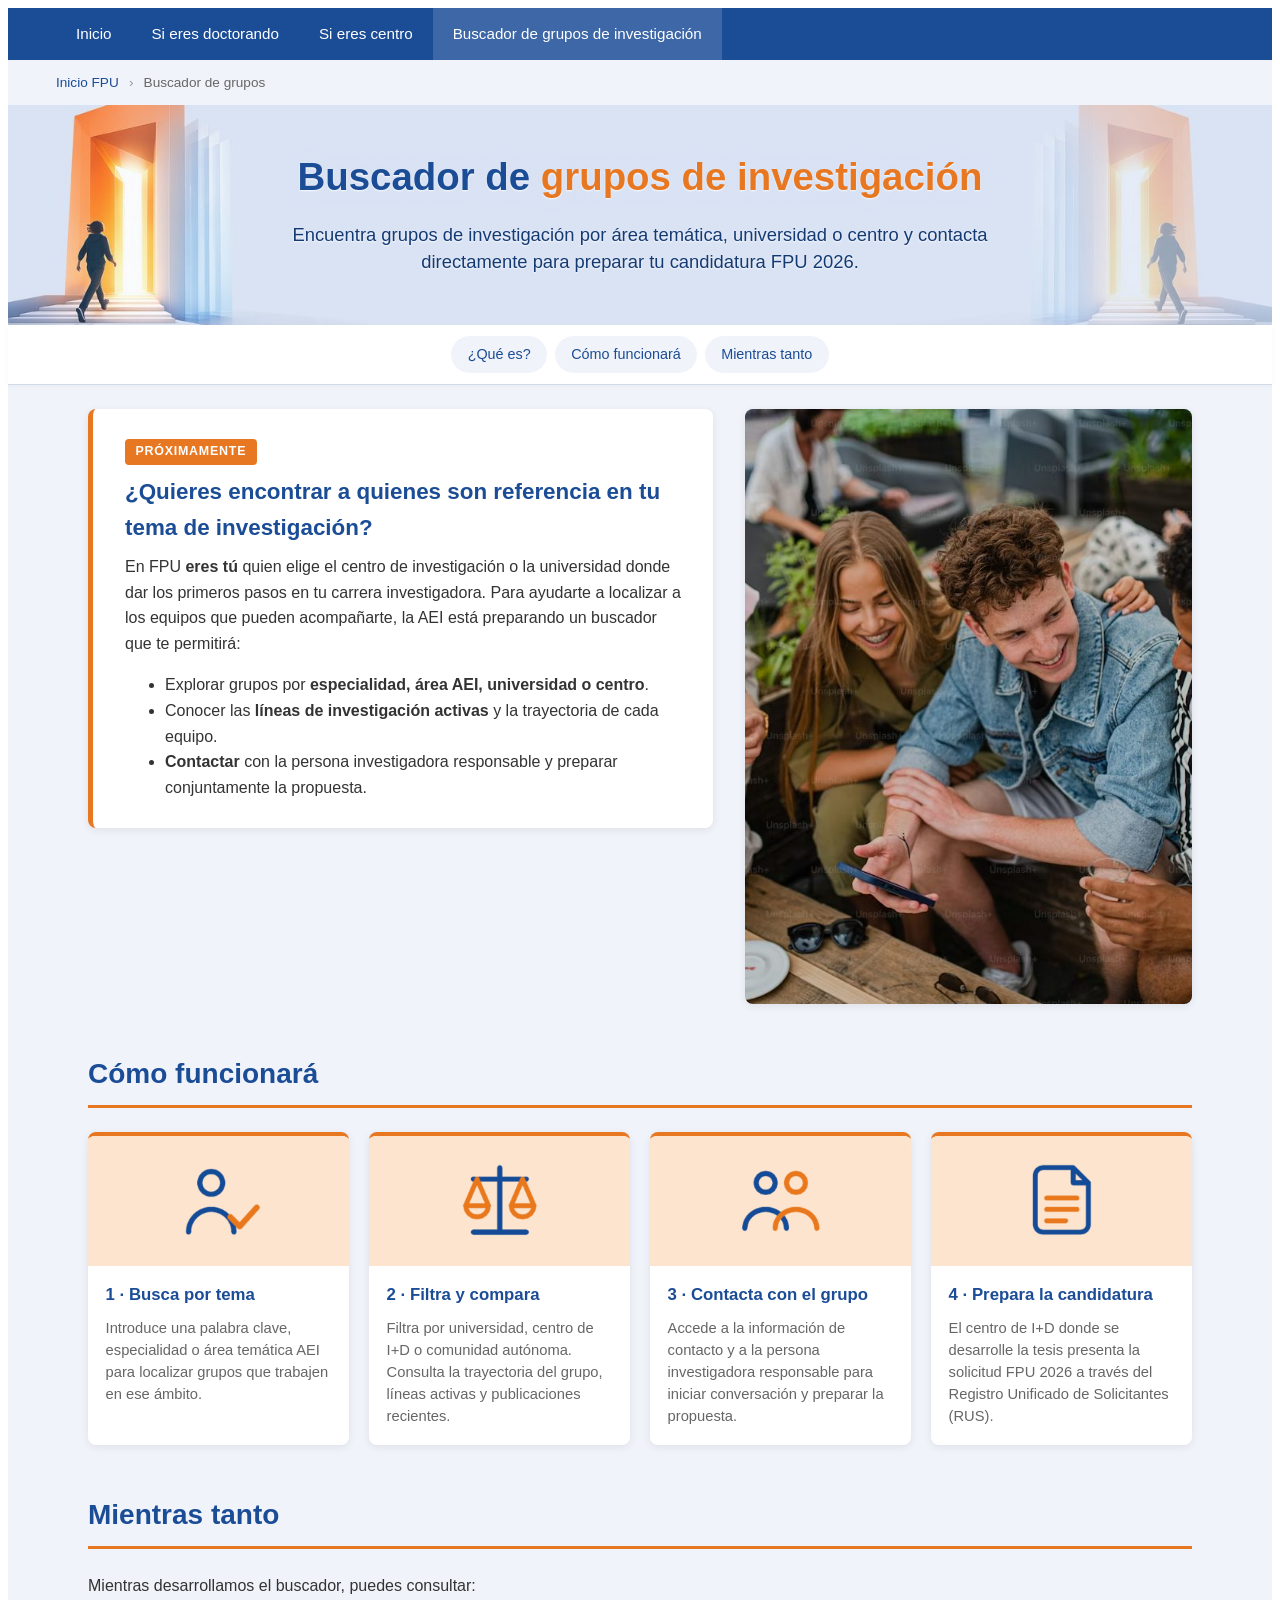
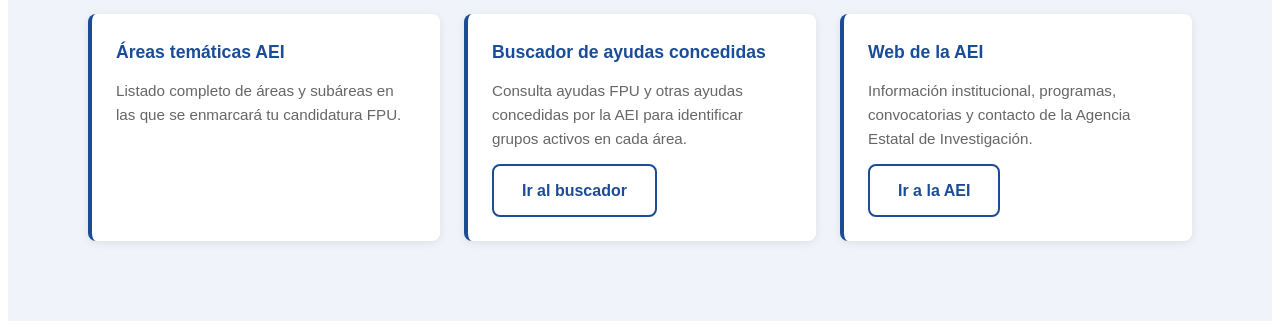
<file: buscador-grupos.html>
<!DOCTYPE html>
<html lang="es">
<head>
<meta charset="UTF-8">
<meta name="viewport" content="width=device-width, initial-scale=1.0">
<title>Buscador de grupos de investigación — FPU 2026 | AEI</title>
<meta name="description" content="Buscador de grupos de investigación para candidaturas FPU 2026. Localiza grupos por área temática, universidad o centro y contacta para preparar conjuntamente la propuesta.">
</head>
<body>
<div class="fpu-page pagina-doctorando">

<!-- ===== CSS:BEGIN (auto-sync from assets/styles.css) ===== -->
<style>
/* ==========================================================================
   ESTILOS GLOBALES — Web Convocatoria FPU 2026 (AEI)
   Paleta: azul AEI + acento naranja FPU
   ========================================================================== */

:root {
  --aei-azul: #1b4c96;
  --aei-azul-oscuro: #143a73;
  --aei-azul-claro: #dae3f3;
  --fpu-naranja: #e87722;
  --fpu-naranja-oscuro: #b85e15;
  --fpu-naranja-claro: #fce4ce;
  --fondo-claro: #f0f4fa;
  --fondo-blanco: #ffffff;
  --texto-principal: #333333;
  --texto-secundario: #666666;
  --texto-claro: #ffffff;
  --borde-suave: #d0daea;
  --sombra-suave: 0 2px 8px rgba(0, 0, 0, 0.08);
  --sombra-media: 0 4px 16px rgba(0, 0, 0, 0.12);
  --radio-borde: 8px;
  --transicion: 0.3s ease;
}

/* --- Reset y base --- */
:where(.fpu-page, .fpu-page *, .fpu-page *::before, .fpu-page *::after) {
  box-sizing: border-box;
}
.fpu-page { scroll-behavior: smooth; }
.fpu-page {
  font-family: -apple-system, BlinkMacSystemFont, "Segoe UI", Roboto, "Helvetica Neue", Arial, sans-serif;
  color: var(--texto-principal);
  background-color: var(--fondo-claro);
  line-height: 1.6;
  margin: 0;
  padding: 0;
}
:where(.fpu-page) img { max-width: 100%; height: auto; }
:where(.fpu-page) a {
  color: var(--aei-azul);
  text-decoration: none;
  transition: color var(--transicion);
}
:where(.fpu-page) a:hover {
  color: var(--aei-azul-oscuro);
  text-decoration: underline;
}

/* --- Navegación principal --- */
.nav-principal { background: var(--aei-azul); }
.nav-principal .container {
  max-width: 1200px;
  margin: 0 auto;
  padding: 0 1rem;
  display: flex;
  align-items: center;
  justify-content: space-between;
}
.nav-principal ul {
  list-style: none; margin: 0; padding: 0;
  display: flex; flex-wrap: wrap;
}
.nav-principal li a {
  display: block;
  color: var(--texto-claro);
  padding: 0.85rem 1.25rem;
  font-size: 0.95rem;
  font-weight: 500;
  transition: background var(--transicion);
  white-space: nowrap;
}
.nav-principal li a:hover,
.nav-principal li a.active {
  background: rgba(255, 255, 255, 0.15);
  text-decoration: none;
}
.nav-principal li a.nav-destacado {
  background: var(--fpu-naranja);
  color: var(--texto-claro);
  font-weight: 600;
}
.nav-principal li a.nav-destacado:hover {
  background: var(--fpu-naranja-oscuro);
}
.nav-toggle {
  display: none;
  background: none;
  border: none;
  color: var(--texto-claro);
  font-size: 1.5rem;
  cursor: pointer;
  padding: 0.5rem;
}

/* --- Breadcrumb --- */
.breadcrumb {
  max-width: 1200px;
  margin: 0 auto;
  padding: 0.75rem 1rem;
  font-size: 0.85rem;
  color: var(--texto-secundario);
}
.breadcrumb a { color: var(--aei-azul); }
.breadcrumb span { margin: 0 0.4rem; color: #999; }

/* --- Contenido principal (margen lateral generoso) --- */
.fpu-page main { max-width: 1200px; margin: 0 auto; padding: 0 2rem 2rem; }
@media (min-width: 1100px) {
  .fpu-page main { padding: 0 3rem 2rem; }
}

/* --- Secciones --- */
.seccion { margin-bottom: 3rem; }
.seccion-titulo {
  font-size: 1.75rem;
  color: var(--aei-azul);
  margin-bottom: 1.5rem;
  padding-bottom: 0.5rem;
  border-bottom: 3px solid var(--fpu-naranja);
  font-weight: 700;
}
.seccion-subtitulo {
  font-size: 1.25rem;
  color: var(--aei-azul);
  margin-bottom: 1rem;
  font-weight: 600;
}

/* --- Tarjetas --- */
.tarjetas-grid {
  display: grid;
  grid-template-columns: repeat(auto-fill, minmax(280px, 1fr));
  gap: 1.5rem;
}
.tarjeta {
  background: var(--fondo-blanco);
  border-radius: var(--radio-borde);
  box-shadow: var(--sombra-suave);
  padding: 1.5rem;
  transition: box-shadow var(--transicion), transform var(--transicion);
  border-left: 4px solid var(--aei-azul);
}
.tarjeta:hover {
  box-shadow: var(--sombra-media);
  transform: translateY(-2px);
}
.tarjeta h3 {
  color: var(--aei-azul);
  font-size: 1.1rem;
  margin: 0 0 0.75rem;
}
.tarjeta p { color: var(--texto-secundario); font-size: 0.95rem; margin: 0 0 0.75rem; }

/* --- Botones --- */
.btn-aei, .btn-fpu, .btn-fpu-outline {
  display: inline-block;
  padding: 0.75rem 1.75rem;
  border-radius: var(--radio-borde);
  font-weight: 600;
  font-size: 1rem;
  border: none;
  cursor: pointer;
  transition: background var(--transicion), color var(--transicion), transform var(--transicion);
}
.btn-aei { background: var(--aei-azul); color: var(--texto-claro); }
.btn-aei:hover { background: var(--aei-azul-oscuro); color: var(--texto-claro); text-decoration: none; }
.btn-fpu { background: var(--fpu-naranja); color: var(--texto-claro); }
.btn-fpu:hover { background: var(--fpu-naranja-oscuro); color: var(--texto-claro); text-decoration: none; }
.btn-fpu-outline {
  background: transparent;
  color: var(--aei-azul);
  border: 2px solid var(--aei-azul);
}
.btn-fpu-outline:hover {
  background: var(--aei-azul);
  color: var(--texto-claro);
  text-decoration: none;
}

/* --- Hero: banner más bajo, botones DENTRO junto al título --- */
.hero {
  background: var(--aei-azul-claro);
  color: var(--texto-principal);
  position: relative;
  overflow: hidden;
}
.hero-banner-area {
  position: relative;
  width: 100%;
  min-height: 220px;
  /* fondo por página: index/buscador usan banner-portada, doctorando y centros sus respectivos */
  background: url('assets/banners/banner-portada.jpg') center / cover no-repeat;
  display: flex;
  align-items: center;
  justify-content: center;
  padding: 1rem 1rem;
}
.fpu-page.pagina-doctorando .hero-banner-area { background-image: url('assets/banners/banner-doctorando.jpg'); }
.fpu-page.pagina-centros    .hero-banner-area { background-image: url('assets/banners/banner-centros.jpg'); }
.hero-titulo-banner {
  max-width: 720px;
  width: calc(100% - 380px);
  text-align: center;
}
.hero-titulo-banner h1 {
  font-size: clamp(1.65rem, 3vw, 2.45rem);
  font-weight: 800;
  line-height: 1.12;
  margin: 0 0 1.5rem;          /* más separación con la CTA */
  color: var(--aei-azul);
  text-shadow: 0 1px 2px rgba(255,255,255,0.8), 0 0 14px rgba(218,227,243,0.7);
}
.hero-titulo-banner h1 span { color: var(--fpu-naranja); }
.hero-descripcion {
  font-size: 1.15rem;
  color: var(--aei-azul-oscuro);
  line-height: 1.45;
  margin: 0;
  text-shadow: 0 1px 2px rgba(255,255,255,0.85);
  font-weight: 500;
}
/* La pregunta (CTA) en azul AEI oscuro, cursiva, con protagonismo */
.hero-pregunta {
  display: inline-block;
  color: var(--aei-azul-oscuro);
  font-style: italic;
  font-weight: 700;
  font-size: 1.3rem;
  letter-spacing: -0.005em;
  line-height: 1.3;
}
.hero-descripcion strong {
  color: var(--aei-azul);
  font-weight: 700;
  display: inline-block;
  margin-top: 0.85rem;
}
@media (max-width: 600px) {
  .hero-pregunta { font-size: 1rem; }
  .hero-descripcion { font-size: 0.9rem; }
}
/* hero-debajo solo si tiene contenido; en general los botones van DENTRO del banner */
.hero-debajo {
  max-width: 900px;
  margin: 0 auto;
  text-align: center;
  padding: 0;
}
.hero-debajo:empty { display: none; }
.hero-botones {
  display: flex;
  gap: 0.6rem;
  flex-wrap: wrap;
  justify-content: center;
  margin-top: 0.85rem;
}
.hero-titulo-banner .hero-botones { margin-top: 0.85rem; }
.hero-titulo-banner .hero-botones .btn-fpu,
.hero-titulo-banner .hero-botones .btn-fpu-outline,
.hero-titulo-banner .hero-botones .btn-verde,
.hero-titulo-banner .hero-botones .btn-aei {
  padding: 0.55rem 1.3rem;
  font-size: 0.95rem;
}

/* Botón verde (complementario para "Si eres centro") */
.btn-verde {
  display: inline-block;
  padding: 0.7rem 1.6rem;
  border-radius: 4px;
  font-weight: 600;
  font-size: 1rem;
  background: #2db26a;
  color: var(--texto-claro);
  border: none;
  cursor: pointer;
  transition: background var(--transicion);
}
.btn-verde:hover { background: #1f8a4f; color: var(--texto-claro); text-decoration: none; }

/* Botones del hero más rectangulares (radius 4px, no la pastilla de 8) */
.hero-botones .btn-fpu,
.hero-botones .btn-fpu-outline,
.hero-botones .btn-verde,
.hero-botones .btn-aei {
  border-radius: 4px;
  padding: 0.7rem 1.6rem;
}

@media (max-width: 900px) {
  .hero-banner-area { min-height: 180px; }
  .hero-titulo-banner { width: calc(100% - 220px); }
  .hero-titulo-banner h1 { font-size: 1.3rem; }
  .hero-descripcion { font-size: 0.85rem; }
}
@media (max-width: 600px) {
  .hero-banner-area { min-height: 150px; padding: 0.5rem; }
  .hero-titulo-banner { width: calc(100% - 140px); }
  .hero-titulo-banner h1 { font-size: 1.05rem; margin-bottom: 0.35rem; }
  .hero-descripcion { display: none; }
  .hero-titulo-banner .hero-botones .btn-fpu,
  .hero-titulo-banner .hero-botones .btn-fpu-outline,
  .hero-titulo-banner .hero-botones .btn-verde,
  .hero-titulo-banner .hero-botones .btn-aei {
    padding: 0.4rem 0.85rem;
    font-size: 0.8rem;
  }
}

/* --- Datos clave (cuadrícula 2×2 por defecto) --- */
.datos-clave {
  display: grid;
  grid-template-columns: repeat(2, 1fr);
  gap: 1rem;
  margin: 1.5rem 0;
}
.dato-item {
  background: var(--fondo-blanco);
  border-radius: var(--radio-borde);
  padding: 1.25rem;
  text-align: center;
  box-shadow: var(--sombra-suave);
  border-top: 4px solid var(--fpu-naranja);
}
.dato-numero {
  font-size: 2rem;
  font-weight: 800;
  color: var(--aei-azul);
  line-height: 1.1;
}
.dato-label {
  color: var(--texto-secundario);
  font-size: 0.9rem;
  margin-top: 0.25rem;
}

/* --- Novedades destacadas (lista) --- */
.novedades-destacadas {
  background: var(--fondo-blanco);
  border-radius: var(--radio-borde);
  padding: 2rem 2.5rem;
  box-shadow: var(--sombra-suave);
  position: relative;
}
.novedades-destacadas::before {
  content: "";
  position: absolute;
  top: 0; left: 0; right: 0;
  height: 4px;
  background: linear-gradient(90deg, var(--aei-azul), var(--fpu-naranja));
  border-radius: var(--radio-borde) var(--radio-borde) 0 0;
}
.novedad-item {
  display: flex;
  gap: 1rem;
  padding: 1.25rem 0;
  border-bottom: 1px solid var(--borde-suave);
  align-items: center;
}
.novedad-item:last-child { border-bottom: none; }
.novedad-icono {
  flex-shrink: 0;
  width: 44px;
  height: 44px;
  border-radius: 50%;
  background: var(--aei-azul);
  color: var(--texto-claro);
  display: flex;
  align-items: center;
  justify-content: center;
  font-weight: 700;
  font-size: 1.1rem;
}
.novedad-texto {
  flex: 1 1 auto;
}
.novedad-texto h3 {
  color: var(--aei-azul);
  font-size: 1.15rem;
  margin: 0 0 0.4rem;
}
.novedad-texto p { margin: 0; color: var(--texto-secundario); }
.novedad-img {
  flex-shrink: 0;
  width: 72px;
  height: 72px;
  display: flex;
  align-items: center;
  justify-content: center;
  background: var(--fpu-naranja-claro);
  border-radius: 12px;
  padding: 10px;
}
.novedad-img img { width: 100%; height: 100%; display: block; }
@media (max-width: 600px) {
  .novedad-img { width: 56px; height: 56px; padding: 6px; }
}

/* --- CTA destacada: buscador de grupos / personas expertas --- */
.cta-buscador {
  display: grid;
  grid-template-columns: 1fr auto;
  gap: 2rem;
  align-items: center;
  background: linear-gradient(135deg, var(--aei-azul) 0%, var(--aei-azul-oscuro) 100%);
  color: var(--texto-claro);
  border-radius: var(--radio-borde);
  padding: 2.5rem 2.5rem;
  box-shadow: var(--sombra-media);
  position: relative;
  overflow: hidden;
}
.cta-buscador::after {
  content: "";
  position: absolute;
  top: 0; left: 0; right: 0;
  height: 5px;
  background: var(--fpu-naranja);
}
.cta-buscador-tag {
  display: inline-block;
  background: var(--fpu-naranja);
  color: var(--texto-claro);
  padding: 0.2rem 0.7rem;
  border-radius: 4px;
  font-size: 0.78rem;
  font-weight: 700;
  letter-spacing: 0.06em;
  text-transform: uppercase;
  margin-bottom: 0.85rem;
}
.cta-buscador h2 {
  margin: 0 0 0.75rem;
  font-size: 1.6rem;
  color: var(--texto-claro);
  font-weight: 700;
}
.cta-buscador p {
  margin: 0 0 0.85rem;
  color: rgba(255, 255, 255, 0.92);
  line-height: 1.6;
}
.cta-buscador p:last-of-type { margin-bottom: 1.25rem; }
.cta-buscador strong { color: var(--fpu-naranja-claro); font-weight: 700; }
.cta-buscador .btn-fpu {
  background: var(--fpu-naranja);
  color: var(--texto-claro);
}
.cta-buscador .btn-fpu:hover { background: var(--fpu-naranja-oscuro); }
.cta-buscador-icono {
  font-size: 6rem;
  line-height: 1;
  color: rgba(255, 255, 255, 0.18);
  user-select: none;
}
@media (max-width: 768px) {
  .cta-buscador { grid-template-columns: 1fr; padding: 1.75rem; }
  .cta-buscador h2 { font-size: 1.3rem; }
  .cta-buscador-icono { font-size: 4rem; text-align: center; }
}

/* --- Aviso "Próximamente" (página buscador-grupos) --- */
.aviso-proximamente {
  background: var(--fondo-blanco);
  border-left: 5px solid var(--fpu-naranja);
  border-radius: var(--radio-borde);
  padding: 1.75rem 2rem;
  box-shadow: var(--sombra-suave);
}
.aviso-proximamente h2 {
  color: var(--aei-azul);
  margin: 0 0 0.5rem;
  font-size: 1.4rem;
}
.aviso-proximamente p { margin: 0 0 0.75rem; }
.aviso-proximamente p:last-child { margin-bottom: 0; }
.aviso-tag {
  display: inline-block;
  background: var(--fpu-naranja);
  color: var(--texto-claro);
  padding: 0.18rem 0.65rem;
  border-radius: 4px;
  font-size: 0.78rem;
  font-weight: 700;
  letter-spacing: 0.06em;
  text-transform: uppercase;
  margin-bottom: 0.6rem;
}

/* --- Tarjeta de convocatoria --- */
.convocatoria-card {
  background: var(--fondo-blanco);
  border-radius: var(--radio-borde);
  box-shadow: var(--sombra-suave);
  padding: 1.25rem 1.5rem;
  margin-bottom: 1rem;
  display: flex;
  align-items: center;
  justify-content: space-between;
  gap: 1rem;
  border-left: 4px solid var(--aei-azul);
  flex-wrap: wrap;
}
.convocatoria-card.vigente { border-left-color: var(--fpu-naranja); }
.convocatoria-info h3 { margin: 0; font-size: 1.05rem; color: var(--aei-azul); }
.convocatoria-info .anio {
  display: inline-block;
  background: var(--aei-azul);
  color: var(--texto-claro);
  padding: 0.1rem 0.55rem;
  border-radius: 4px;
  font-size: 0.85rem;
  margin-right: 0.5rem;
}
.convocatoria-info .estado {
  display: inline-block;
  margin-top: 0.4rem;
  font-size: 0.85rem;
  color: var(--texto-secundario);
}
.convocatoria-info .estado.abierta { color: var(--fpu-naranja-oscuro); font-weight: 600; }

/* --- Sección con imagen --- */
.seccion-con-imagen {
  display: grid;
  grid-template-columns: 1.4fr 1fr;
  gap: 2rem;
  align-items: center;
}
.seccion-imagen {
  width: 100%;
  border-radius: var(--radio-borde);
  box-shadow: var(--sombra-suave);
}

/* --- Fechas clave (cards con fecha grande + descripción) --- */
.fechas-clave {
  display: grid;
  grid-template-columns: repeat(auto-fit, minmax(220px, 1fr));
  gap: 1.25rem;
}
.fecha-card {
  background: var(--fondo-blanco);
  border-radius: var(--radio-borde);
  padding: 1.25rem 1.5rem;
  box-shadow: var(--sombra-suave);
  border-left: 5px solid var(--fpu-naranja);
  position: relative;
}
.fecha-card .badge {
  display: inline-block;
  background: var(--fpu-naranja-claro);
  color: var(--fpu-naranja-oscuro);
  font-size: 0.75rem;
  font-weight: 700;
  letter-spacing: 0.05em;
  text-transform: uppercase;
  padding: 0.2rem 0.6rem;
  border-radius: 999px;
  margin-bottom: 0.6rem;
}
.fecha-card .fecha-grande {
  font-size: 1.35rem;
  font-weight: 800;
  color: var(--aei-azul);
  line-height: 1.15;
  margin: 0 0 0.35rem;
}
.fecha-card p {
  margin: 0;
  color: var(--texto-secundario);
  font-size: 0.95rem;
  line-height: 1.5;
}
.aviso-fechas {
  background: var(--aei-azul-claro);
  border-left: 4px solid var(--aei-azul);
  padding: 0.85rem 1.1rem;
  border-radius: var(--radio-borde);
  color: var(--aei-azul-oscuro);
  font-size: 0.92rem;
  margin-top: 1rem;
}

/* --- Foto panorámica de ancho completo (altura reducida 25%, separada del hero) --- */
.foto-jovenes {
  margin: 2rem 0;
  border-radius: var(--radio-borde);
  overflow: hidden;
  box-shadow: var(--sombra-suave);
  background: var(--aei-azul-claro);
}
.foto-jovenes img {
  display: block;
  width: 100%;
  height: auto;
  max-height: 270px;   /* antes 360px → -25% */
  object-fit: cover;
}
.foto-jovenes figcaption {
  background: var(--fondo-blanco);
  color: var(--texto-secundario);
  font-size: 0.85rem;
  padding: 0.6rem 1rem;
  text-align: center;
  font-style: italic;
}

/* --- Placeholder de imagen pendiente (mientras decidimos la foto definitiva) --- */
.placeholder-imagen {
  margin: 0;
  width: 100%;
  min-height: 220px;
  display: flex;
  flex-direction: column;
  align-items: center;
  justify-content: center;
  text-align: center;
  border-radius: var(--radio-borde);
  background: repeating-linear-gradient(
    45deg,
    var(--aei-azul-claro),
    var(--aei-azul-claro) 14px,
    #c8d6ee 14px,
    #c8d6ee 28px
  );
  color: var(--aei-azul-oscuro);
  font-size: 0.95rem;
  font-style: italic;
  padding: 1.5rem;
  border: 2px dashed var(--aei-azul);
}
.placeholder-imagen .ph-icon { font-size: 2rem; margin-bottom: 0.5rem; }
.placeholder-imagen figcaption { color: var(--aei-azul-oscuro); }

/* Variante en banda ancha (para secciones full-width) */
.placeholder-imagen.ancha { min-height: 180px; }

/* --- Tabla simple (importe/2ª columna justificada a la derecha) --- */
.tabla-simple {
  width: 100%;
  border-collapse: collapse;
  background: var(--fondo-blanco);
  box-shadow: var(--sombra-suave);
  border-radius: var(--radio-borde);
  overflow: hidden;
}
.tabla-simple th, .tabla-simple td {
  padding: 0.75rem 1rem;
  text-align: left;
  border-bottom: 1px solid var(--borde-suave);
  vertical-align: top;
}
.tabla-simple th:nth-child(2),
.tabla-simple td:nth-child(2) {
  text-align: right;
  font-variant-numeric: tabular-nums;
  white-space: nowrap;
}
.tabla-simple thead {
  background: var(--aei-azul);
  color: var(--texto-claro);
}
.tabla-simple tbody tr:hover { background: var(--fondo-claro); }
.tabla-simple tbody tr:last-child td { border-bottom: none; }

/* --- Acordeón (FAQ / detalles) --- */
.acordeon-item {
  background: var(--fondo-blanco);
  border-radius: var(--radio-borde);
  box-shadow: var(--sombra-suave);
  margin-bottom: 0.75rem;
  overflow: hidden;
}
.acordeon-header {
  width: 100%;
  text-align: left;
  background: none;
  border: none;
  padding: 1rem 1.25rem;
  font-size: 1.05rem;
  font-weight: 600;
  color: var(--aei-azul);
  cursor: pointer;
  display: flex;
  justify-content: space-between;
  align-items: center;
  gap: 1rem;
}
.acordeon-header::after {
  content: "+";
  font-size: 1.5rem;
  color: var(--fpu-naranja);
  transition: transform var(--transicion);
}
.acordeon-header.activo::after { content: "−"; }
.acordeon-contenido {
  display: none;
  padding: 0 1.25rem 1.25rem;
  color: var(--texto-principal);
  border-top: 1px solid var(--borde-suave);
}
.acordeon-contenido.activo { display: block; }

/* --- Banner cofinanciación / footer --- */
.banner-cofinanciacion {
  background: var(--fondo-blanco);
  border-top: 1px solid var(--borde-suave);
  margin-top: 2rem;
  padding: 1.5rem 1rem;
}
.banner-cofinanciacion .container {
  max-width: 1200px;
  margin: 0 auto;
  display: flex;
  align-items: center;
  gap: 1.5rem;
  flex-wrap: wrap;
}
.cofinanciacion-texto {
  margin: 0;
  font-size: 0.9rem;
  color: var(--texto-secundario);
  line-height: 1.5;
}

/* --- Paleta verde alternativa para centros.html --- */
.fpu-page.tema-verde {
  --fpu-naranja: #2db26a;
  --fpu-naranja-oscuro: #1f8a4f;
  --fpu-naranja-claro: #d6f0e2;
}
/* Reajusta los SVGs con naranja hardcodeado (#e87722) a verde en centros */
.fpu-page.tema-verde .novedad-acordeon-svg img,
.fpu-page.tema-verde .razon-icono img,
.fpu-page.tema-verde .tarjeta-foto-img.svg-bg img,
.fpu-page.tema-verde .novedad-img-mini img {
  filter: hue-rotate(75deg) saturate(0.9);
}

/* --- Sección a 2 columnas: contenido izq + foto vertical dcha --- */
.seccion-2col {
  display: grid;
  grid-template-columns: 1.4fr 1fr;
  gap: 2rem;
  align-items: start;
}
.seccion-2col-foto {
  width: 100%;
  border-radius: var(--radio-borde);
  overflow: hidden;
  box-shadow: var(--sombra-suave);
  background: var(--aei-azul-claro);
}
.seccion-2col-foto img {
  width: 100%;
  display: block;
  aspect-ratio: 3 / 4;
  object-fit: cover;
}
/* Variante: datos-clave dentro de la columna izquierda en 2 columnas (2x2) */
.seccion-2col .datos-clave { grid-template-columns: repeat(2, 1fr); }
@media (max-width: 900px) {
  .seccion-2col { grid-template-columns: 1fr; }
  .seccion-2col-foto img { aspect-ratio: 4 / 3; }
}

/* --- "Lo que ofrece la ayuda" / "Obligaciones docentes": 2 cols con altura igualada --- */
.ofrece-grid {
  display: grid;
  grid-template-columns: 1fr 1.2fr;
  gap: 2rem;
  align-items: stretch;
}
.ofrece-grid .datos-clave { align-content: stretch; }
.ofrece-grid .datos-clave .dato-item {
  display: flex;
  flex-direction: column;
  justify-content: center;
}
/* Para "Obligaciones docentes": las cuatro cajas de datos en izq toman todo el alto disponible */
.obligaciones-grid {
  display: grid;
  grid-template-columns: 1fr 1.2fr;
  gap: 2rem;
  align-items: stretch;
}
.obligaciones-grid .datos-clave {
  display: grid;
  grid-template-columns: repeat(2, 1fr);
  gap: 1rem;
  height: 100%;
  margin: 0;
}
.obligaciones-grid .datos-clave .dato-item {
  display: flex;
  flex-direction: column;
  justify-content: center;
}
.obligaciones-grid .col-cajas { display: flex; flex-direction: column; gap: 1rem; height: 100%; }
.obligaciones-grid .col-cajas .bloque-destacado { flex: 1; margin: 0; display: flex; flex-direction: column; justify-content: center; }
@media (max-width: 900px) {
  .obligaciones-grid { grid-template-columns: 1fr; }
}
.ofrece-grid .datos-clave { grid-template-columns: repeat(2, 1fr); margin: 0; }
.ofrece-grid .texto p { margin: 0 0 1rem; }
@media (max-width: 900px) {
  .ofrece-grid { grid-template-columns: 1fr; }
}

/* --- "Tu directora de tesis": foto vertical + texto sobre viñeta --- */
.directora-grid {
  display: grid;
  grid-template-columns: 1fr 1.6fr;
  gap: 2rem;
  align-items: center;
}
.directora-foto {
  width: 100%;
  aspect-ratio: 3 / 4;
  object-fit: cover;
  border-radius: var(--radio-borde);
  box-shadow: var(--sombra-media);
  display: block;
}
.directora-texto {
  background: radial-gradient(ellipse at 30% 25%, rgba(255,255,255,0.95) 0%, rgba(218,227,243,0.55) 70%, rgba(218,227,243,0.4) 100%);
  padding: 1.75rem 2rem;
  border-radius: var(--radio-borde);
  box-shadow: var(--sombra-suave);
}
.directora-texto p:first-child { margin-top: 0; }
.directora-texto p:last-child { margin-bottom: 0; }
@media (max-width: 900px) {
  .directora-grid { grid-template-columns: 1fr; }
}

/* --- Bloques destacados para doctorandos (azul claro / naranja semi) --- */
.bloque-destacado {
  background: var(--fpu-naranja-claro);
  border-radius: var(--radio-borde);
  padding: 1.5rem 1.85rem;
  margin: 1.5rem 0;
  border-left: 4px solid var(--fpu-naranja);
}
.bloque-destacado.azul {
  background: var(--aei-azul-claro);
  border-left-color: var(--aei-azul);
}
.bloque-destacado h3 { margin-top: 0; color: var(--aei-azul); }
.bloque-destacado :last-child { margin-bottom: 0; }

/* --- Novedades: card blanca, número circulo azul FUERA, SVG grande lateral asomando --- */
.novedades-acordeon-lista {
  display: flex;
  flex-direction: column;
  gap: 1.25rem;
  padding-left: 32px; /* espacio para que el círculo azul sobresalga */
}
.novedad-acordeon {
  position: relative;
  background: var(--fondo-blanco);
  border: 1px solid var(--borde-suave);
  border-left: 4px solid var(--fpu-naranja);
  border-radius: var(--radio-borde);
  transition: box-shadow var(--transicion);
  overflow: visible;
}
.novedad-acordeon:hover { box-shadow: var(--sombra-media); }
.novedad-acordeon-num {
  position: absolute;
  left: -28px;
  top: 50%;
  transform: translateY(-50%);
  width: 52px; height: 52px;
  border-radius: 50%;
  background: var(--aei-azul);
  color: #fff;
  display: flex; align-items: center; justify-content: center;
  font-weight: 800;
  font-size: 1.25rem;
  box-shadow: 0 3px 10px rgba(27,76,150,0.35);
  z-index: 3;
}
.novedad-acordeon-header {
  width: 100%;
  display: grid;
  grid-template-columns: 1fr 100px auto;
  align-items: stretch;
  gap: 1rem;
  padding: 1rem 1.25rem 1rem 2rem;
  background: none;
  border: none;
  cursor: pointer;
  text-align: left;
  font-family: inherit;
  min-height: 92px;
}
.novedad-acordeon-titulo {
  align-self: center;
  color: var(--aei-azul-oscuro);
  font-weight: 700;
  font-size: 1.05rem;
  line-height: 1.3;
}
.novedad-acordeon-svg {
  /* contenedor del icono: asoma por arriba aunque el acordeón esté cerrado */
  align-self: stretch;
  display: flex;
  align-items: flex-end;
  justify-content: center;
  overflow: hidden;
}
.novedad-acordeon-svg img {
  width: 92px;
  height: 130%;
  object-fit: contain;
  object-position: bottom center;
  margin-top: -18px;
  display: block;
}
.novedad-acordeon-chevron {
  align-self: center;
  color: var(--fpu-naranja);
  font-size: 1.5rem;
  line-height: 1;
  transition: transform 0.35s ease;
  user-select: none;
}
.novedad-acordeon.abierto .novedad-acordeon-chevron { transform: rotate(180deg); }
.novedad-acordeon-cuerpo {
  max-height: 0;
  overflow: hidden;
  transition: max-height 0.45s ease;
}
.novedad-acordeon.abierto .novedad-acordeon-cuerpo { max-height: 400px; }
.novedad-acordeon-cuerpo-inner {
  padding: 0 1.25rem 1.25rem 2rem;
  color: var(--texto-principal);
}
.novedad-acordeon-cuerpo-inner p { margin: 0; }

@media (max-width: 600px) {
  .novedades-acordeon-lista { padding-left: 26px; }
  .novedad-acordeon-num { left: -22px; width: 42px; height: 42px; font-size: 1.05rem; }
  .novedad-acordeon-header { grid-template-columns: 1fr 70px auto; padding-left: 1.25rem; }
  .novedad-acordeon-svg img { width: 68px; }
}

/* --- Fechas: fecha arriba, descripción, badge SIEMPRE alineado abajo --- */
.fecha-card {
  display: flex;
  flex-direction: column;
  min-height: 220px;
}
.fecha-card .fecha-grande {
  order: 1;
  margin-bottom: 0.5rem;
  font-size: 1.2rem;          /* algo más discreto, "tamaño cuerpo grande" */
  line-height: 1.2;
}
.fecha-card p {
  order: 2;
  flex: 1;                    /* empuja el badge al fondo */
  margin-bottom: 0.85rem;
}
.fecha-card .badge {
  order: 3;
  align-self: flex-start;
  margin-bottom: 0;
}

/* --- Carrusel: con controles (flechas) + dots debajo --- */
.carrusel-wrapper {
  position: relative;
  padding: 0.5rem 0;
}
.carrusel-pista-cont {
  position: relative;
  overflow-x: auto;
  overflow-y: hidden;
  scroll-behavior: smooth;
  scrollbar-width: none;          /* Firefox: oculta scrollbar */
  -ms-overflow-style: none;       /* IE/Edge antiguo */
}
.carrusel-pista-cont::-webkit-scrollbar { display: none; } /* Chrome/Safari */
.carrusel-btn {
  position: absolute;
  top: 50%;
  transform: translateY(-50%);
  width: 44px;
  height: 44px;
  border-radius: 50%;
  background: var(--fondo-blanco);
  border: 1px solid var(--borde-suave);
  color: var(--aei-azul);
  font-size: 1.3rem;
  cursor: pointer;
  box-shadow: var(--sombra-suave);
  z-index: 5;
  display: flex;
  align-items: center;
  justify-content: center;
  transition: background var(--transicion), color var(--transicion);
}
.carrusel-btn:hover:not(:disabled) { background: var(--aei-azul); color: #fff; }
.carrusel-btn:disabled { opacity: 0.4; cursor: default; }
.carrusel-btn.prev { left: -10px; }
.carrusel-btn.next { right: -10px; }
.carrusel-wrapper { padding: 0 30px; } /* deja sitio a los botones laterales */
.carrusel-pista {
  display: flex;
  gap: 1.25rem;
  align-items: stretch;
  padding: 0 0.5rem;
}
.carrusel-item {
  flex: 0 0 calc((100% - 2.5rem) / 3); /* 3 visibles en desktop */
  display: flex;
  min-width: 0;
  box-sizing: border-box;
}
.carrusel-item > .tarjeta {
  width: 100%;
  display: flex;
  flex-direction: column;
}
.carrusel-item > .tarjeta p { flex: 1; }
.carrusel-item > .tarjeta a.btn-fpu-outline,
.carrusel-item > .tarjeta a.btn-aei,
.carrusel-item > .tarjeta a.btn-fpu {
  margin-top: auto;
  align-self: flex-start;
}

/* Dots debajo del carrusel (clicables) */
.carrusel-dots {
  display: flex;
  justify-content: center;
  gap: 0.55rem;
  margin-top: 1.25rem;
}
.carrusel-dots .dot {
  width: 10px; height: 10px;
  border-radius: 50%;
  background: var(--borde-suave);
  cursor: pointer;
  border: none;
  padding: 0;
  transition: background var(--transicion), transform var(--transicion);
}
.carrusel-dots .dot.activo {
  background: var(--fpu-naranja);
  transform: scale(1.25);
  box-shadow: 0 2px 6px rgba(232,119,34,0.4);
}
@media (max-width: 900px) {
  .carrusel-item { flex: 0 0 calc((100% - 1.25rem) / 2); }
}
@media (max-width: 600px) {
  .carrusel-item { flex: 0 0 100%; }
}

/* --- Tarjetas en fila de 4 con encabezado de imagen --- */
.tarjetas-fila4 {
  display: grid;
  grid-template-columns: repeat(4, 1fr);
  gap: 1.25rem;
}
.tarjeta-foto {
  background: var(--fondo-blanco);
  border-radius: var(--radio-borde);
  box-shadow: var(--sombra-suave);
  overflow: hidden;
  display: flex;
  flex-direction: column;
  border-top: 4px solid var(--fpu-naranja);
  transition: box-shadow var(--transicion), transform var(--transicion);
}
.tarjeta-foto:hover { box-shadow: var(--sombra-media); transform: translateY(-2px); }
.tarjeta-foto-img {
  width: 100%;
  height: 130px;
  overflow: hidden;
  background: var(--fpu-naranja-claro);
  display: flex;
  align-items: center;
  justify-content: center;
}
.tarjeta-foto-img img {
  width: 100%; height: 100%; object-fit: cover; display: block;
}
.tarjeta-foto-img.svg-bg {
  background: var(--fpu-naranja-claro);
}
.tarjeta-foto-img.svg-bg img {
  width: auto; height: 70%; object-fit: contain;
}
.tarjeta-foto h3 {
  color: var(--aei-azul);
  font-size: 1.05rem;
  margin: 1rem 1.1rem 0.5rem;
}
.tarjeta-foto p {
  color: var(--texto-secundario);
  font-size: 0.92rem;
  margin: 0 1.1rem 1.1rem;
  line-height: 1.5;
}
@media (max-width: 900px) {
  .tarjetas-fila4 { grid-template-columns: repeat(2, 1fr); }
}
@media (max-width: 600px) {
  .tarjetas-fila4 { grid-template-columns: 1fr; }
}

/* --- Sección 2 cols: variante de cajas en izq apretadas (entidades beneficiarias) --- */
.seccion-2col.cajas-compactas .tarjeta {
  padding: 0.85rem 1rem;
}
.seccion-2col.cajas-compactas .tarjetas-grid {
  gap: 0.75rem;
}

/* --- Foto vertical recortada al alto del bloque contiguo --- */
.directora-grid.recorte-igual,
.seccion-2col.recorte-igual {
  align-items: stretch;
}
.directora-grid.recorte-igual .directora-foto,
.seccion-2col.recorte-igual .seccion-2col-foto {
  height: 100%;
}
.seccion-2col.recorte-igual .seccion-2col-foto img {
  aspect-ratio: auto;
  height: 100%;
}

/* --- Separación extra entre hero y primera sección --- */
.seccion-bajada {
  margin-top: 1.5rem;
}

/* --- Menú sticky de accesos rápidos (debajo del banner) --- */
.acceso-rapido {
  background: var(--fondo-blanco);
  border-bottom: 1px solid var(--borde-suave);
  position: sticky;
  top: 0;
  z-index: 50;
  padding: 0.65rem 0;
  box-shadow: 0 1px 4px rgba(0,0,0,0.04);
}
.acceso-rapido .container {
  max-width: 1200px;
  margin: 0 auto;
  padding: 0 1.5rem;
  display: flex;
  flex-wrap: wrap;
  gap: 0.5rem;
  justify-content: center;
  align-items: center;
}
.acceso-rapido a {
  display: inline-block;
  padding: 0.4rem 0.95rem;
  background: var(--fondo-claro);
  color: var(--aei-azul);
  border-radius: 999px;
  font-size: 0.9rem;
  font-weight: 500;
  border: 1px solid transparent;
  transition: background var(--transicion), color var(--transicion);
}
.acceso-rapido a:hover,
.acceso-rapido a.activo {
  background: var(--aei-azul-claro);
  color: var(--aei-azul-oscuro);
  text-decoration: none;
}

/* --- Timeline 3 círculos (Fechas clave) — sin líneas entre números --- */
.calendario-timeline {
  position: relative;
  padding: 1.5rem 0 1rem;
}
.calendario-line { display: none; }
.calendario-steps {
  display: grid;
  grid-template-columns: repeat(3, 1fr);
  gap: 1.5rem;
  position: relative;
  z-index: 1;
}
.calendario-step {
  text-align: center;
  padding: 0 0.5rem;
}
.calendario-step .circulo {
  width: 64px;
  height: 64px;
  border-radius: 50%;
  background: var(--fondo-blanco);
  border: 3px solid var(--aei-azul);
  color: var(--aei-azul);
  display: flex;
  align-items: center;
  justify-content: center;
  font-weight: 800;
  font-size: 1.5rem;
  margin: 0 auto 0.85rem;
  box-shadow: 0 0 0 6px var(--fondo-claro);
}
.calendario-step:first-child .circulo {
  border-color: var(--fpu-naranja);
  color: var(--fpu-naranja);
}
.calendario-step .fecha-mes {
  display: block;
  color: var(--fpu-naranja-oscuro);
  font-weight: 700;
  font-size: 0.78rem;
  letter-spacing: 0.12em;
  text-transform: uppercase;
  margin-bottom: 0.35rem;
}
.calendario-step:not(:first-child) .fecha-mes { color: var(--aei-azul); }
.calendario-step h3 {
  color: var(--aei-azul);
  font-size: 1.05rem;
  margin: 0 0 0.5rem;
  line-height: 1.25;
}
.calendario-step p {
  color: var(--texto-secundario);
  font-size: 0.92rem;
  margin: 0;
  line-height: 1.5;
}
.calendario-aviso {
  background: #fff8e6;
  border: 1px solid #f0d99a;
  border-radius: var(--radio-borde);
  padding: 0.85rem 1.1rem;
  margin-top: 1.5rem;
  font-size: 0.9rem;
  color: #6b4d12;
}
.calendario-aviso strong { color: var(--fpu-naranja-oscuro); }
@media (max-width: 768px) {
  .calendario-line { display: none; }
  .calendario-steps { grid-template-columns: 1fr; gap: 2rem; }
}

/* --- Quote Director AEI --- */
.quote-director {
  background: var(--aei-azul-oscuro);
  color: var(--texto-claro);
  border-radius: var(--radio-borde);
  padding: 2rem 2.25rem;
  position: relative;
}
.quote-director .badge-cargo {
  display: inline-block;
  background: var(--fpu-naranja);
  color: var(--texto-claro);
  padding: 0.25rem 0.75rem;
  border-radius: 4px;
  font-size: 0.72rem;
  font-weight: 700;
  letter-spacing: 0.1em;
  text-transform: uppercase;
  margin-bottom: 1rem;
}
.quote-director blockquote {
  margin: 0 0 1rem;
  font-size: 1.4rem;
  line-height: 1.35;
  font-weight: 600;
  color: #fff;
}
.quote-director .autor {
  font-size: 0.92rem;
  color: rgba(255,255,255,0.7);
  font-weight: 500;
}

/* --- "¿Qué ha cambiado?" cards antes → ahora --- */
.cambios-grid {
  display: grid;
  grid-template-columns: repeat(3, 1fr);
  gap: 1.25rem;
}
.cambio-card {
  background: var(--fondo-blanco);
  border-top: 4px solid var(--fpu-naranja);
  border-radius: var(--radio-borde);
  box-shadow: var(--sombra-suave);
  display: flex;
  flex-direction: column;
  overflow: hidden;
}
.cambio-foto {
  width: 100%;
  aspect-ratio: 16/10;
  overflow: hidden;
  background: var(--aei-azul-claro);
}
.cambio-foto img {
  width: 100%; height: 100%; object-fit: cover; display: block;
}
.cambio-cuerpo {
  padding: 1.25rem 1.5rem 1.5rem;
}
.cambio-badges {
  display: flex;
  align-items: center;
  gap: 0.5rem;
  margin-bottom: 0.85rem;
  flex-wrap: wrap;
}
.cambio-badge-antes {
  background: #eaeaea;
  color: #888;
  text-decoration: line-through;
  padding: 0.18rem 0.6rem;
  border-radius: 4px;
  font-size: 0.78rem;
  font-weight: 600;
}
.cambio-arrow {
  color: var(--texto-secundario);
  font-weight: 700;
}
.cambio-badge-ahora {
  background: var(--fpu-naranja);
  color: var(--texto-claro);
  padding: 0.18rem 0.6rem;
  border-radius: 4px;
  font-size: 0.78rem;
  font-weight: 700;
}
.cambio-card h3 {
  color: var(--aei-azul);
  font-size: 1.15rem;
  margin: 0 0 0.5rem;
}
.cambio-card p {
  color: var(--texto-secundario);
  font-size: 0.95rem;
  margin: 0;
  line-height: 1.55;
}
@media (max-width: 900px) {
  .cambios-grid { grid-template-columns: 1fr; }
}

/* --- Grid 4×2 de novedades (un vistazo) --- */
.novedades-grid {
  display: grid;
  grid-template-columns: repeat(4, 1fr);
  gap: 1.25rem;
}
.novedad-mini {
  background: var(--fondo-blanco);
  border-radius: var(--radio-borde);
  padding: 1.5rem 1.4rem 1.65rem;
  box-shadow: var(--sombra-suave);
  display: flex;
  flex-direction: column;
  border-top: 4px solid var(--fpu-naranja);
}
.novedad-mini .num-big {
  font-size: 2rem;
  font-weight: 800;
  color: var(--fpu-naranja);
  line-height: 1;
  margin-bottom: 0.6rem;
}
.novedad-mini h3 {
  color: var(--aei-azul);
  font-size: 1rem;
  margin: 0 0 0.55rem;
  line-height: 1.3;
}
.novedad-mini p {
  color: var(--texto-secundario);
  font-size: 0.88rem;
  line-height: 1.5;
  margin: 0 0 0.85rem;
  flex: 1;
}
.novedad-mini .badge-cat {
  display: inline-block;
  background: var(--aei-azul-claro);
  color: var(--aei-azul-oscuro);
  padding: 0.18rem 0.6rem;
  border-radius: 4px;
  font-size: 0.72rem;
  font-weight: 700;
  letter-spacing: 0.08em;
  text-transform: uppercase;
  align-self: flex-start;
}
.novedad-mini .badge-cat.doctorando {
  background: var(--fpu-naranja-claro);
  color: var(--fpu-naranja-oscuro);
}
@media (max-width: 1000px) {
  .novedades-grid { grid-template-columns: repeat(2, 1fr); }
}
@media (max-width: 600px) {
  .novedades-grid { grid-template-columns: 1fr; }
}

/* --- "Cómo funciona en 3 pasos" con fotos --- */
.tres-pasos {
  display: grid;
  grid-template-columns: repeat(3, 1fr);
  gap: 1.5rem;
}
.paso-card {
  background: var(--fondo-blanco);
  border-radius: var(--radio-borde);
  overflow: visible;
  box-shadow: var(--sombra-suave);
  position: relative;
  display: flex;
  flex-direction: column;
}
.paso-foto {
  position: relative;
  width: 100%;
  aspect-ratio: 4/3;
  background: var(--aei-azul-claro);
  overflow: visible;            /* permite que el círculo sobresalga */
}
.paso-foto img {
  width: 100%; height: 100%; object-fit: cover; display: block;
  border-radius: var(--radio-borde) var(--radio-borde) 0 0;  /* recorte solo en la imagen */
}
/* Círculo del número a 20% del borde derecho (left:80%), a caballo entre foto y cuerpo */
.paso-foto .paso-num {
  position: absolute;
  left: 80%;
  bottom: 0;
  transform: translate(-50%, 50%);
  width: 52px;
  height: 52px;
  border-radius: 50%;
  background: var(--fpu-naranja);  /* naranja por defecto (doctorando) */
  color: #fff;
  display: flex;
  align-items: center;
  justify-content: center;
  font-weight: 800;
  font-size: 1.25rem;
  border: 4px solid var(--fondo-blanco);
  box-shadow: 0 3px 10px rgba(0,0,0,0.20);
  z-index: 5;
}
/* Paso 3 (centro) → verde */
.tres-pasos .paso-card:nth-child(3) .paso-foto .paso-num {
  background: #2db26a;
}
.paso-cuerpo {
  padding: 2rem 1.5rem 1.5rem;
}
.paso-cuerpo .badge-paso {
  display: inline-block;
  background: var(--aei-azul-claro);
  color: var(--aei-azul-oscuro);
  padding: 0.2rem 0.65rem;
  border-radius: 4px;
  font-size: 0.72rem;
  font-weight: 700;
  letter-spacing: 0.08em;
  text-transform: uppercase;
  margin-bottom: 0.7rem;
}
.paso-cuerpo h3 {
  color: var(--aei-azul);
  font-size: 1.1rem;
  margin: 0 0 0.55rem;
}
.paso-cuerpo p {
  color: var(--texto-secundario);
  font-size: 0.92rem;
  margin: 0;
  line-height: 1.55;
}
@media (max-width: 900px) {
  .tres-pasos { grid-template-columns: 1fr; }
}

/* --- Cajas info (procedimiento, justificación, modificaciones) con barra lateral --- */
.cajas-info-grid {
  display: grid;
  grid-template-columns: repeat(2, 1fr);
  gap: 1.25rem;
  align-items: stretch;
}
.cajas-info-grid .caja-info {
  background: var(--aei-azul-claro);
  border-left: 5px solid var(--aei-azul);
  border-radius: var(--radio-borde);
  padding: 1.5rem 1.65rem;
  display: flex;
  flex-direction: column;
  min-height: 200px;
}
.cajas-info-grid .caja-info.verde {
  background: #d6f0e2;
  border-left-color: #2db26a;
}
.cajas-info-grid .caja-info h3 {
  color: var(--aei-azul);
  margin: 0 0 0.7rem;
  font-size: 1.05rem;
}
.cajas-info-grid .caja-info p,
.cajas-info-grid .caja-info ul {
  color: var(--texto-principal);
  margin: 0;
  font-size: 0.95rem;
  line-height: 1.55;
}
.cajas-info-grid .caja-info ul { padding-left: 1.2rem; }
.cajas-info-grid .caja-info ul li { margin-bottom: 0.35rem; }
@media (max-width: 768px) {
  .cajas-info-grid { grid-template-columns: 1fr; }
}

/* --- Video directora con controles nativos --- */
.directora-grid .directora-video {
  width: 100%;
  aspect-ratio: 3/4;
  object-fit: cover;
  border-radius: var(--radio-borde);
  box-shadow: var(--sombra-media);
  display: block;
  background: #000;
}
.directora-grid.recorte-igual .directora-video { height: 100%; aspect-ratio: auto; }

/* --- Tabla salarial (doctorandos) --- */
.salario-tabla {
  background: var(--fondo-blanco);
  border-radius: var(--radio-borde);
  box-shadow: var(--sombra-suave);
  overflow: hidden;
  margin: 1rem 0 1.5rem;
}
.salario-tabla .fila {
  display: grid;
  grid-template-columns: 1fr auto;
  gap: 1rem;
  padding: 1rem 1.5rem;
  align-items: baseline;
}
.salario-tabla .fila + .fila { border-top: 1px solid var(--borde-suave); }
.salario-tabla .fila .etiqueta { color: var(--texto-principal); }
.salario-tabla .fila .valor {
  color: var(--aei-azul);
  font-weight: 700;
  font-size: 1.1rem;
  font-variant-numeric: tabular-nums;
}
.salario-tabla .fila.total {
  background: var(--fpu-naranja-claro);
}
.salario-tabla .fila.total .valor { color: var(--fpu-naranja-oscuro); }

/* --- Utilidades --- */
.text-center { text-align: center; }
.text-azul { color: var(--aei-azul); }
.text-verde { color: var(--fpu-naranja-oscuro); }
.bg-blanco { background: var(--fondo-blanco); }
.mt-2 { margin-top: 1rem; }
.mt-3 { margin-top: 1.5rem; }
.mb-2 { margin-bottom: 1rem; }
.mb-3 { margin-bottom: 1.5rem; }

/* --- Responsive --- */
@media (max-width: 900px) {
  .seccion-con-imagen { grid-template-columns: 1fr; }
}
@media (max-width: 768px) {
  .nav-toggle { display: block; }
  .nav-principal ul {
    display: none;
    flex-direction: column;
    width: 100%;
  }
  .nav-principal ul.nav-open { display: flex; }
  .nav-principal .container { flex-wrap: wrap; }
  .nav-principal li a {
    padding: 0.75rem 1rem;
    border-top: 1px solid rgba(255, 255, 255, 0.1);
  }
  .tarjetas-grid { grid-template-columns: 1fr; }
  .datos-clave { grid-template-columns: 1fr; }
  .seccion-titulo { font-size: 1.4rem; }
  .hero-texto h1 { font-size: 1.85rem; }
  .hero { padding: 2.5rem 1rem; }
}
@media (max-width: 480px) {
  .btn-aei, .btn-fpu, .btn-fpu-outline {
    display: block;
    text-align: center;
    width: 100%;
  }
}
                                                                                                                                                                                                                                                                                                                                                                                                                                                                                                                                                                                                                                                                                                                                                                                                                                                                                                                                                                                                                                                                                                                                                                                                                                                                                                                                                                                                                                                                                                                                                                                                                                                                                                                                                                                                                                                                                                                                                                                                                                                                                                                                                                                                                                                                                                                                                                                                                                                                                                                                                                                                                                                                                                                                                                                                                                                                                                                                                                                                                                                                                                                                                                                                                                                                                                                                                                                                                                                                                                                                                                                                                                                                                                                                                                                                                                                                                                                                                                                                                                                                                                                                                                                                                                                                                                                                                                                                                                                                                                                                                                                                                                                                                                                                                                                                                                                                                                                                                                                                                                                                                                                                                                                                                                                                                    
</style>
<!-- ===== CSS:END ===== -->

<nav aria-label="Navegación principal" class="nav-principal">
    <div class="container">
      <button aria-expanded="false" aria-label="Abrir menú" class="nav-toggle">☰</button>
      <ul id="nav-menu">
                <li><a href="index.html">Inicio</a></li>
                <li><a href="doctorandos.html">Si eres doctorando</a></li>
                <li><a href="centros.html">Si eres centro</a></li>
                <li><a class="active" href="buscador-grupos.html">Buscador de grupos de investigación</a></li>
              </ul>
    </div>
  </nav>

  <div aria-label="Ruta de navegación" class="breadcrumb">
    <a href="index.html">Inicio FPU</a>
    <span>›</span>
    Buscador de grupos
  </div>

  <section class="hero">
    <div class="hero-banner-area">
      <div class="hero-titulo-banner">
        <h1>Buscador de <span>grupos de investigación</span></h1>
        <p class="hero-descripcion">Encuentra grupos de investigación por área temática, universidad o centro y contacta directamente para preparar tu candidatura FPU 2026.</p>
      </div>
    </div>
  </section>

  <!-- ===== MENÚ STICKY ===== -->
  <nav class="acceso-rapido" aria-label="Accesos rápidos a secciones">
    <div class="container">
      <a href="#aviso">¿Qué es?</a>
      <a href="#como-funcionara">Cómo funcionará</a>
      <a href="#mientras-tanto">Mientras tanto</a>
    </div>
  </nav>

  <main>

    <!-- ===== AVISO PROXIMAMENTE ===== -->
    <section class="seccion seccion-bajada" id="aviso">
      <div class="seccion-2col recorte-igual">
        <div class="seccion-2col-texto">
          <div class="aviso-proximamente">
            <span class="aviso-tag">Próximamente</span>
            <h2>¿Quieres encontrar a quienes son referencia en tu tema de investigación?</h2>
            <p>En FPU <strong>eres tú</strong> quien elige el centro de investigación o la universidad donde dar los primeros pasos en tu carrera investigadora. Para ayudarte a localizar a los equipos que pueden acompañarte, la AEI está preparando un buscador que te permitirá:</p>
            <ul style="margin-bottom:0">
              <li>Explorar grupos por <strong>especialidad, área AEI, universidad o centro</strong>.</li>
              <li>Conocer las <strong>líneas de investigación activas</strong> y la trayectoria de cada equipo.</li>
              <li><strong>Contactar</strong> con la persona investigadora responsable y preparar conjuntamente la propuesta.</li>
            </ul>
          </div>
        </div>
        <div class="seccion-2col-foto">
          <img src="assets/fotos/foto-buscador-serio.jpg" alt="Personas investigadoras consultando información">
        </div>
      </div>
    </section>

    <!-- ===== CÓMO FUNCIONARÁ ===== -->
    <section class="seccion" id="como-funcionara">
      <h2 class="seccion-titulo">Cómo funcionará</h2>
      <div class="tarjetas-fila4">
        <div class="tarjeta-foto">
          <div class="tarjeta-foto-img svg-bg"><img src="assets/ilustraciones/persona-check.png" alt=""></div>
          <h3>1 · Busca por tema</h3>
          <p>Introduce una palabra clave, especialidad o área temática AEI para localizar grupos que trabajen en ese ámbito.</p>
        </div>
        <div class="tarjeta-foto">
          <div class="tarjeta-foto-img svg-bg"><img src="assets/ilustraciones/evaluacion.png" alt=""></div>
          <h3>2 · Filtra y compara</h3>
          <p>Filtra por universidad, centro de I+D o comunidad autónoma. Consulta la trayectoria del grupo, líneas activas y publicaciones recientes.</p>
        </div>
        <div class="tarjeta-foto">
          <div class="tarjeta-foto-img svg-bg"><img src="assets/ilustraciones/personas.png" alt=""></div>
          <h3>3 · Contacta con el grupo</h3>
          <p>Accede a la información de contacto y a la persona investigadora responsable para iniciar conversación y preparar la propuesta.</p>
        </div>
        <div class="tarjeta-foto">
          <div class="tarjeta-foto-img svg-bg"><img src="assets/ilustraciones/formulario.png" alt=""></div>
          <h3>4 · Prepara la candidatura</h3>
          <p>El centro de I+D donde se desarrolle la tesis presenta la solicitud FPU 2026 a través del Registro Unificado de Solicitantes (RUS).</p>
        </div>
      </div>
    </section>

    <!-- ===== MIENTRAS TANTO ===== -->
    <section class="seccion" id="mientras-tanto">
      <h2 class="seccion-titulo">Mientras tanto</h2>
      <p>Mientras desarrollamos el buscador, puedes consultar:</p>
      <div class="tarjetas-grid">
        <div class="tarjeta">
          <h3>Áreas temáticas AEI</h3>
          <p>Listado completo de áreas y subáreas en las que se enmarcará tu candidatura FPU.</p>
          
        </div>
        <div class="tarjeta">
          <h3>Buscador de ayudas concedidas</h3>
          <p>Consulta ayudas FPU y otras ayudas concedidas por la AEI para identificar grupos activos en cada área.</p>
          <a class="btn-fpu-outline" href="https://www.aei.gob.es/ayudas/buscar-ayudas-concedidas" target="_blank" rel="noopener">Ir al buscador</a>
        </div>
        <div class="tarjeta">
          <h3>Web de la AEI</h3>
          <p>Información institucional, programas, convocatorias y contacto de la Agencia Estatal de Investigación.</p>
          <a class="btn-fpu-outline" href="https://www.aei.gob.es/" target="_blank" rel="noopener">Ir a la AEI</a>
        </div>
      </div>
    </section>

  </main>

<!-- ===== JS:BEGIN (auto-sync from assets/app.js) ===== -->
<script>
/* INTERACTIVIDAD — Web Convocatoria FPU 2026 */
document.addEventListener('DOMContentLoaded', function () {
  // Menú hamburguesa
  var navToggle = document.querySelector('.nav-toggle');
  var navMenu = document.getElementById('nav-menu');
  if (navToggle && navMenu) {
    navToggle.addEventListener('click', function () {
      var isOpen = navMenu.classList.toggle('nav-open');
      navToggle.setAttribute('aria-expanded', isOpen);
      navToggle.innerHTML = isOpen ? '&#10005;' : '&#9776;';
    });
    navMenu.querySelectorAll('a').forEach(function (link) {
      link.addEventListener('click', function () {
        navMenu.classList.remove('nav-open');
        navToggle.setAttribute('aria-expanded', 'false');
        navToggle.innerHTML = '&#9776;';
      });
    });
  }

  // Acordeón clásico
  document.querySelectorAll('.acordeon-header').forEach(function (h) {
    h.addEventListener('click', function () {
      var c = this.nextElementSibling;
      var ok = this.classList.contains('activo');
      this.closest('.seccion').querySelectorAll('.acordeon-header').forEach(function (x) {
        x.classList.remove('activo');
        x.nextElementSibling.classList.remove('activo');
      });
      if (!ok) { this.classList.add('activo'); c.classList.add('activo'); }
    });
  });

  // Acordeón de novedades
  document.querySelectorAll('.novedad-acordeon-header').forEach(function (h) {
    h.addEventListener('click', function () {
      var card = this.closest('.novedad-acordeon');
      card.classList.toggle('abierto');
      this.setAttribute('aria-expanded', card.classList.contains('abierto'));
    });
  });

  // Carrusel manual con scroll nativo + flechas + dots
  document.querySelectorAll('.carrusel-wrapper').forEach(function (W) {
    var cont = W.querySelector('.carrusel-pista-cont');
    var pista = W.querySelector('.carrusel-pista');
    if (!cont || !pista) return;
    var items = Array.from(pista.children);
    if (!items.length) return;
    var bp = W.querySelector('.carrusel-btn.prev');
    var bn = W.querySelector('.carrusel-btn.next');
    var dotsC = W.querySelector('.carrusel-dots');

    function step() {
      var iw = items[0].getBoundingClientRect().width;
      var gap = parseFloat(getComputedStyle(pista).gap) || 20;
      return iw + gap;
    }
    function visibles() {
      var w = window.innerWidth;
      if (w < 600) return 1;
      if (w < 900) return 2;
      return 3;
    }
    function maxPag() { return Math.max(0, items.length - visibles()); }
    function currentPag() { return Math.round(cont.scrollLeft / step()); }

    function update() {
      var p = currentPag();
      var mx = maxPag();
      if (bp) bp.disabled = p <= 0;
      if (bn) bn.disabled = p >= mx;
      if (dotsC) {
        if (dotsC.children.length !== mx + 1) {
          dotsC.innerHTML = '';
          for (var i = 0; i <= mx; i++) {
            var d = document.createElement('button');
            d.className = 'dot';
            d.type = 'button';
            d.setAttribute('aria-label', 'Página ' + (i + 1));
            (function (idx) {
              d.addEventListener('click', function () {
                cont.scrollTo({ left: idx * step(), behavior: 'smooth' });
              });
            })(i);
            dotsC.appendChild(d);
          }
        }
        Array.from(dotsC.children).forEach(function (d, i) {
          d.classList.toggle('activo', i === p);
        });
      }
    }

    if (bp) bp.addEventListener('click', function () {
      cont.scrollBy({ left: -step(), behavior: 'smooth' });
    });
    if (bn) bn.addEventListener('click', function () {
      cont.scrollBy({ left: step(), behavior: 'smooth' });
    });
    cont.addEventListener('scroll', update, { passive: true });
    window.addEventListener('resize', update, { passive: true });
    window.addEventListener('load', update);
    update();
  });  });

  // Scroll suave + scroll-spy
  var sticky = document.querySelectorAll('.acceso-rapido a[href^="#"]');
  var off = 64;
  document.querySelectorAll('a[href^="#"]').forEach(function (a) {
    a.addEventListener('click', function (e) {
      var t = document.querySelector(this.getAttribute('href'));
      if (t) {
        e.preventDefault();
        window.scrollTo({ top: t.getBoundingClientRect().top + window.pageYOffset - off, behavior: 'smooth' });
      }
    });
  });
  if (sticky.length) {
    var sec = Array.from(sticky).map(function (a) { return document.querySelector(a.getAttribute('href')); }).filter(Boolean);
    window.addEventListener('scroll', function () {
      var y = window.pageYOffset + off + 5;
      var idx = sec.findIndex(function (s, i) {
        var n = sec[i + 1];
        return s && s.offsetTop <= y && (!n || n.offsetTop > y);
      });
      sticky.forEach(function (a, i) { a.classList.toggle('activo', i === idx); });
    }, { passive: true });
  }
});

</script>
<!-- ===== JS:END ===== -->

</div>
</body>
</html>
                                                                                                                                                                                   
</file>
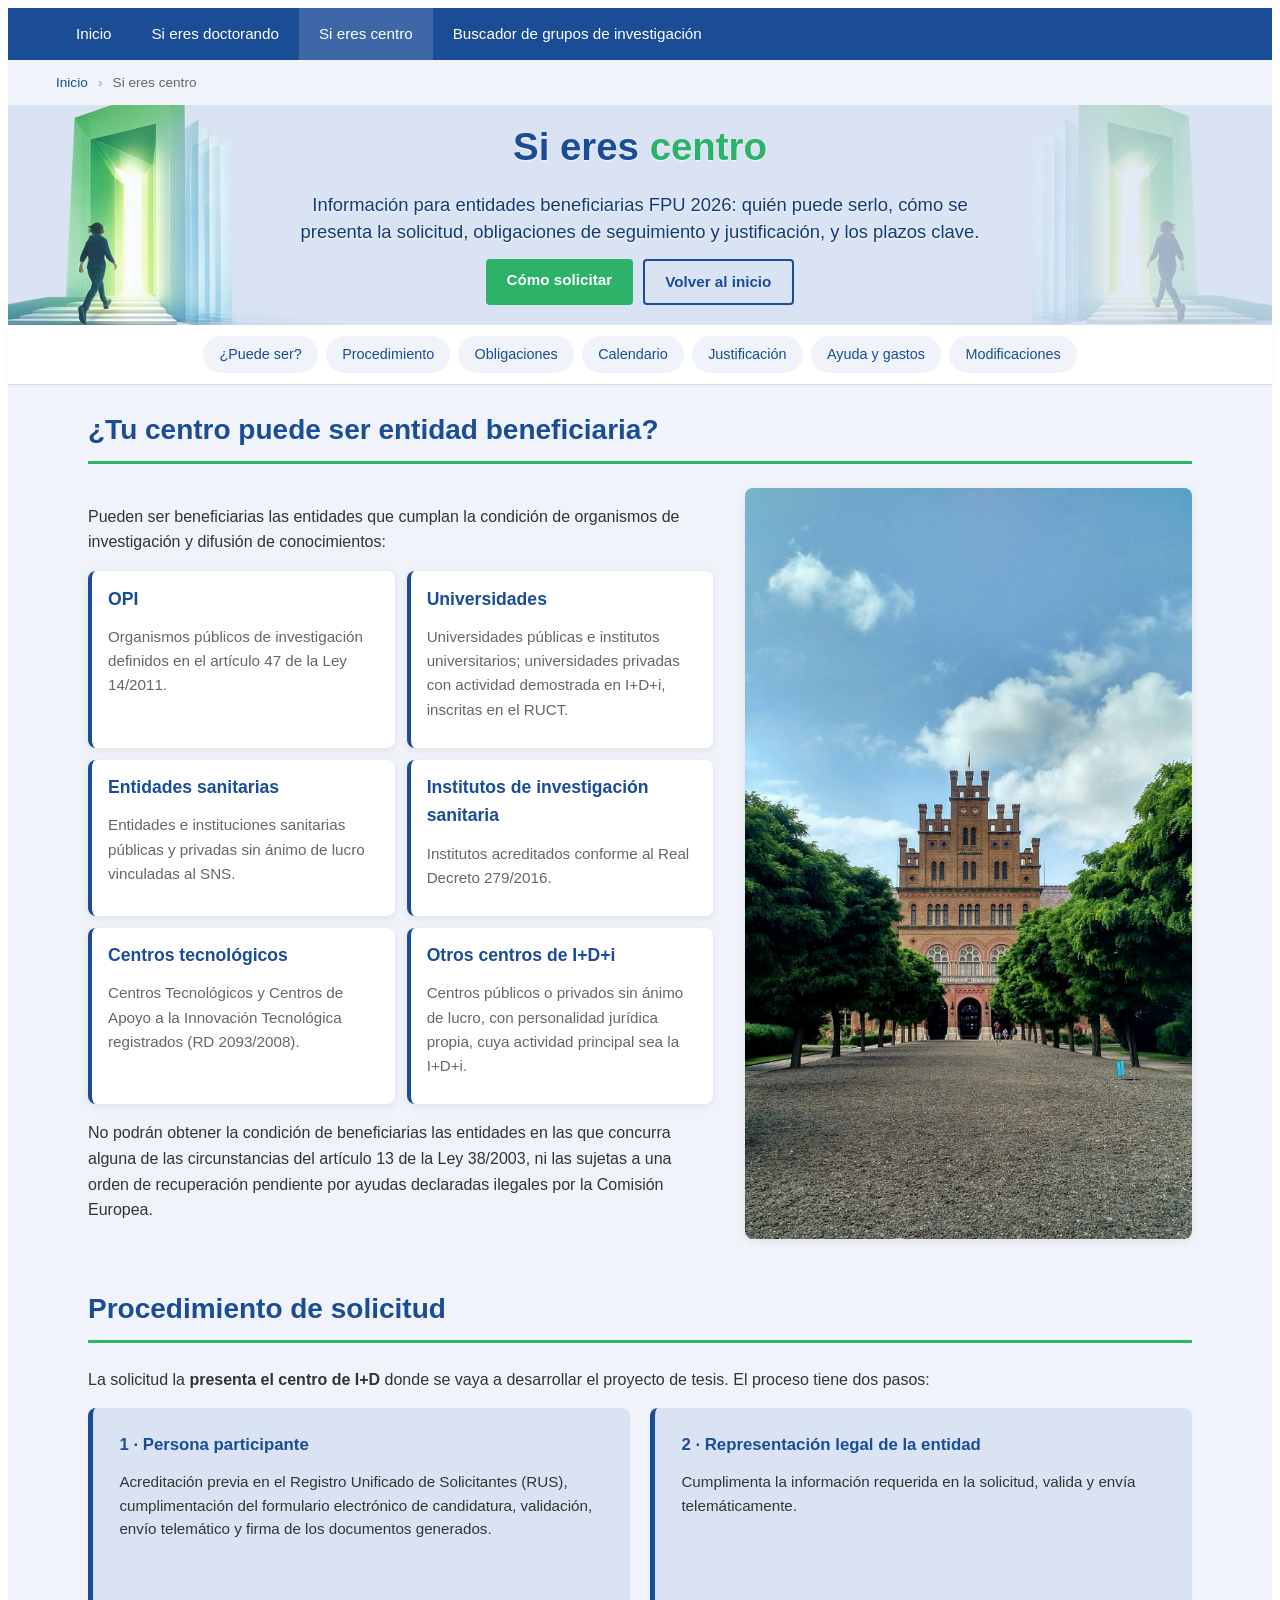
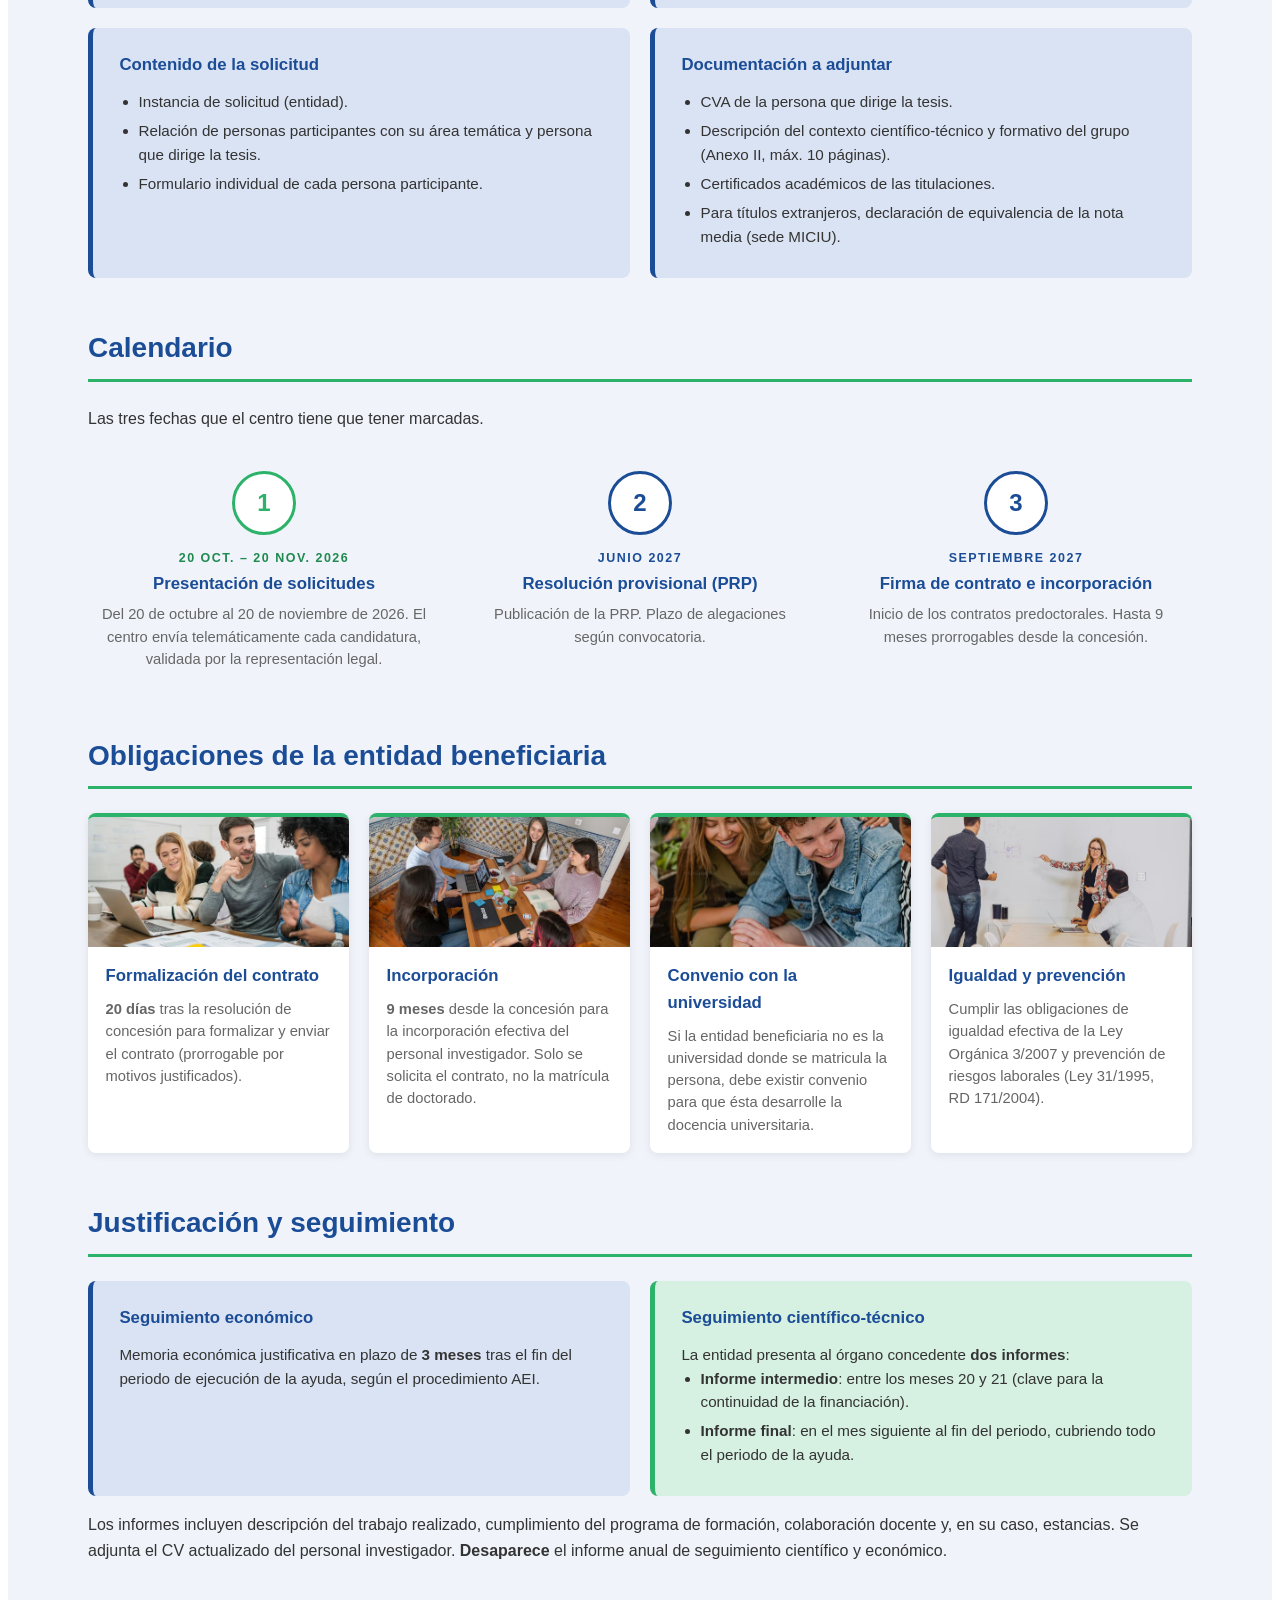
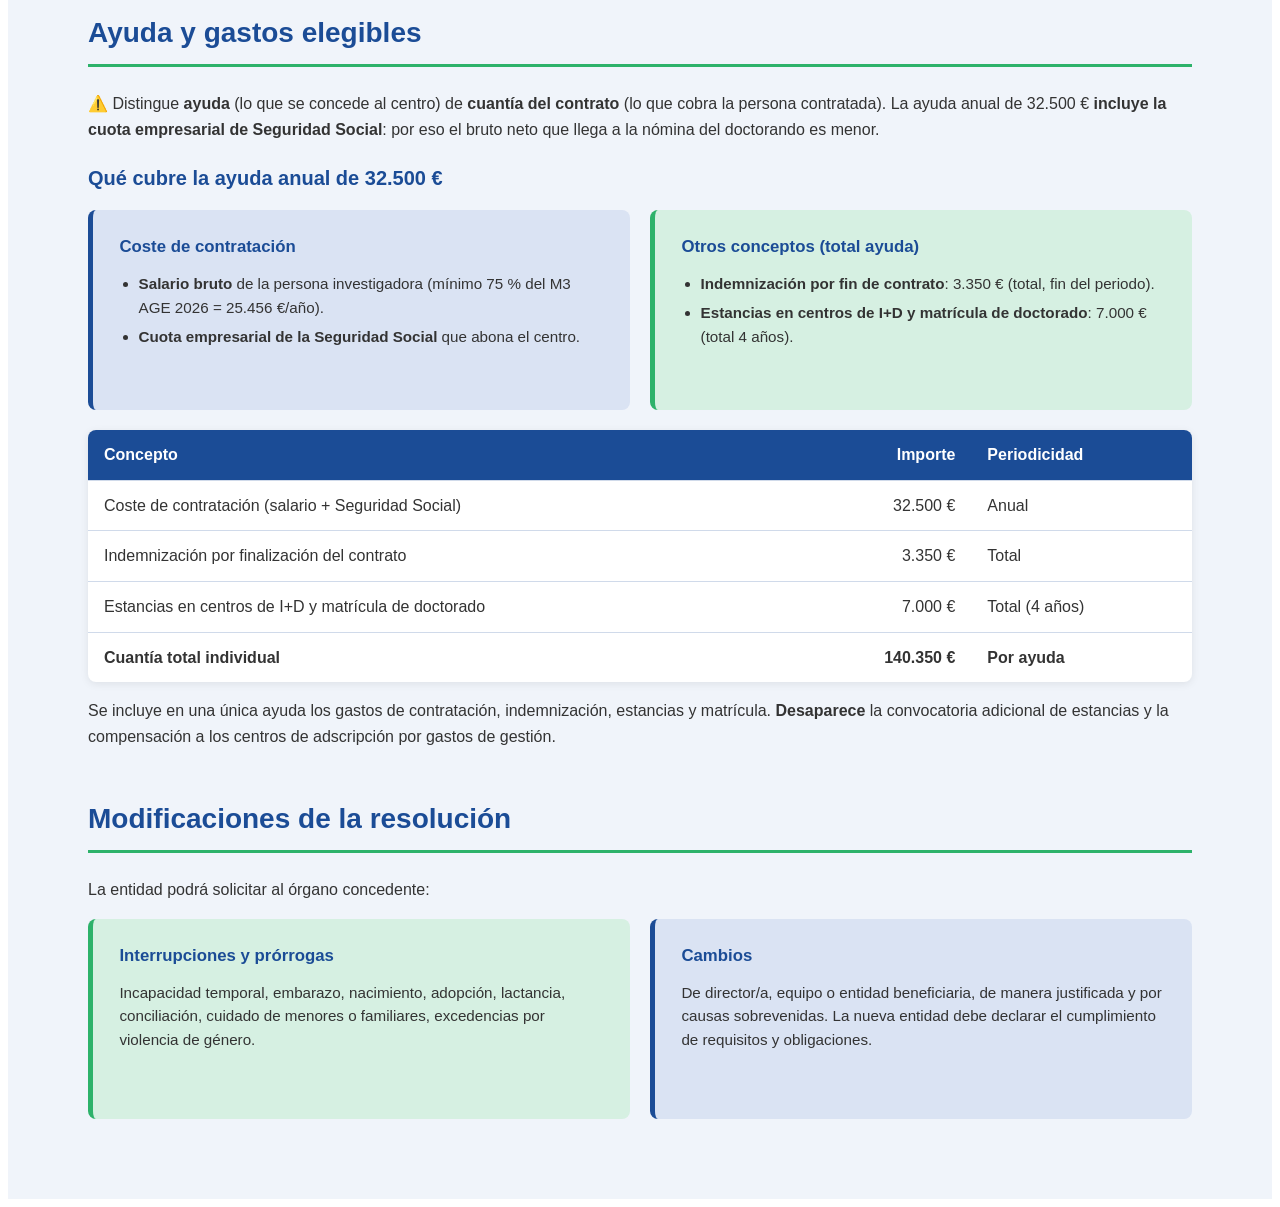
<file: centros.html>
<!DOCTYPE html>
<html lang="es">
<head>
<meta charset="UTF-8">
<meta name="viewport" content="width=device-width, initial-scale=1.0">
<title>Si eres centro — FPU 2026 | Agencia Estatal de Investigación</title>
<meta name="description" content="Información FPU 2026 para entidades beneficiarias: requisitos, procedimiento de solicitud, obligaciones, justificación y seguimiento económico.">
</head>
<body>
<div class="fpu-page tema-verde pagina-centros">

<!-- ===== CSS:BEGIN (auto-sync from assets/styles.css) ===== -->
<style>
/* ==========================================================================
   ESTILOS GLOBALES — Web Convocatoria FPU 2026 (AEI)
   Paleta: azul AEI + acento naranja FPU
   ========================================================================== */

:root {
  --aei-azul: #1b4c96;
  --aei-azul-oscuro: #143a73;
  --aei-azul-claro: #dae3f3;
  --fpu-naranja: #e87722;
  --fpu-naranja-oscuro: #b85e15;
  --fpu-naranja-claro: #fce4ce;
  --fondo-claro: #f0f4fa;
  --fondo-blanco: #ffffff;
  --texto-principal: #333333;
  --texto-secundario: #666666;
  --texto-claro: #ffffff;
  --borde-suave: #d0daea;
  --sombra-suave: 0 2px 8px rgba(0, 0, 0, 0.08);
  --sombra-media: 0 4px 16px rgba(0, 0, 0, 0.12);
  --radio-borde: 8px;
  --transicion: 0.3s ease;
}

/* --- Reset y base --- */
:where(.fpu-page, .fpu-page *, .fpu-page *::before, .fpu-page *::after) {
  box-sizing: border-box;
}
.fpu-page { scroll-behavior: smooth; }
.fpu-page {
  font-family: -apple-system, BlinkMacSystemFont, "Segoe UI", Roboto, "Helvetica Neue", Arial, sans-serif;
  color: var(--texto-principal);
  background-color: var(--fondo-claro);
  line-height: 1.6;
  margin: 0;
  padding: 0;
}
:where(.fpu-page) img { max-width: 100%; height: auto; }
:where(.fpu-page) a {
  color: var(--aei-azul);
  text-decoration: none;
  transition: color var(--transicion);
}
:where(.fpu-page) a:hover {
  color: var(--aei-azul-oscuro);
  text-decoration: underline;
}

/* --- Navegación principal --- */
.nav-principal { background: var(--aei-azul); }
.nav-principal .container {
  max-width: 1200px;
  margin: 0 auto;
  padding: 0 1rem;
  display: flex;
  align-items: center;
  justify-content: space-between;
}
.nav-principal ul {
  list-style: none; margin: 0; padding: 0;
  display: flex; flex-wrap: wrap;
}
.nav-principal li a {
  display: block;
  color: var(--texto-claro);
  padding: 0.85rem 1.25rem;
  font-size: 0.95rem;
  font-weight: 500;
  transition: background var(--transicion);
  white-space: nowrap;
}
.nav-principal li a:hover,
.nav-principal li a.active {
  background: rgba(255, 255, 255, 0.15);
  text-decoration: none;
}
.nav-principal li a.nav-destacado {
  background: var(--fpu-naranja);
  color: var(--texto-claro);
  font-weight: 600;
}
.nav-principal li a.nav-destacado:hover {
  background: var(--fpu-naranja-oscuro);
}
.nav-toggle {
  display: none;
  background: none;
  border: none;
  color: var(--texto-claro);
  font-size: 1.5rem;
  cursor: pointer;
  padding: 0.5rem;
}

/* --- Breadcrumb --- */
.breadcrumb {
  max-width: 1200px;
  margin: 0 auto;
  padding: 0.75rem 1rem;
  font-size: 0.85rem;
  color: var(--texto-secundario);
}
.breadcrumb a { color: var(--aei-azul); }
.breadcrumb span { margin: 0 0.4rem; color: #999; }

/* --- Contenido principal (margen lateral generoso) --- */
.fpu-page main { max-width: 1200px; margin: 0 auto; padding: 0 2rem 2rem; }
@media (min-width: 1100px) {
  .fpu-page main { padding: 0 3rem 2rem; }
}

/* --- Secciones --- */
.seccion { margin-bottom: 3rem; }
.seccion-titulo {
  font-size: 1.75rem;
  color: var(--aei-azul);
  margin-bottom: 1.5rem;
  padding-bottom: 0.5rem;
  border-bottom: 3px solid var(--fpu-naranja);
  font-weight: 700;
}
.seccion-subtitulo {
  font-size: 1.25rem;
  color: var(--aei-azul);
  margin-bottom: 1rem;
  font-weight: 600;
}

/* --- Tarjetas --- */
.tarjetas-grid {
  display: grid;
  grid-template-columns: repeat(auto-fill, minmax(280px, 1fr));
  gap: 1.5rem;
}
.tarjeta {
  background: var(--fondo-blanco);
  border-radius: var(--radio-borde);
  box-shadow: var(--sombra-suave);
  padding: 1.5rem;
  transition: box-shadow var(--transicion), transform var(--transicion);
  border-left: 4px solid var(--aei-azul);
}
.tarjeta:hover {
  box-shadow: var(--sombra-media);
  transform: translateY(-2px);
}
.tarjeta h3 {
  color: var(--aei-azul);
  font-size: 1.1rem;
  margin: 0 0 0.75rem;
}
.tarjeta p { color: var(--texto-secundario); font-size: 0.95rem; margin: 0 0 0.75rem; }

/* --- Botones --- */
.btn-aei, .btn-fpu, .btn-fpu-outline {
  display: inline-block;
  padding: 0.75rem 1.75rem;
  border-radius: var(--radio-borde);
  font-weight: 600;
  font-size: 1rem;
  border: none;
  cursor: pointer;
  transition: background var(--transicion), color var(--transicion), transform var(--transicion);
}
.btn-aei { background: var(--aei-azul); color: var(--texto-claro); }
.btn-aei:hover { background: var(--aei-azul-oscuro); color: var(--texto-claro); text-decoration: none; }
.btn-fpu { background: var(--fpu-naranja); color: var(--texto-claro); }
.btn-fpu:hover { background: var(--fpu-naranja-oscuro); color: var(--texto-claro); text-decoration: none; }
.btn-fpu-outline {
  background: transparent;
  color: var(--aei-azul);
  border: 2px solid var(--aei-azul);
}
.btn-fpu-outline:hover {
  background: var(--aei-azul);
  color: var(--texto-claro);
  text-decoration: none;
}

/* --- Hero: banner más bajo, botones DENTRO junto al título --- */
.hero {
  background: var(--aei-azul-claro);
  color: var(--texto-principal);
  position: relative;
  overflow: hidden;
}
.hero-banner-area {
  position: relative;
  width: 100%;
  min-height: 220px;
  /* fondo por página: index/buscador usan banner-portada, doctorando y centros sus respectivos */
  background: url('assets/banners/banner-portada.jpg') center / cover no-repeat;
  display: flex;
  align-items: center;
  justify-content: center;
  padding: 1rem 1rem;
}
.fpu-page.pagina-doctorando .hero-banner-area { background-image: url('assets/banners/banner-doctorando.jpg'); }
.fpu-page.pagina-centros    .hero-banner-area { background-image: url('assets/banners/banner-centros.jpg'); }
.hero-titulo-banner {
  max-width: 720px;
  width: calc(100% - 380px);
  text-align: center;
}
.hero-titulo-banner h1 {
  font-size: clamp(1.65rem, 3vw, 2.45rem);
  font-weight: 800;
  line-height: 1.12;
  margin: 0 0 1.5rem;          /* más separación con la CTA */
  color: var(--aei-azul);
  text-shadow: 0 1px 2px rgba(255,255,255,0.8), 0 0 14px rgba(218,227,243,0.7);
}
.hero-titulo-banner h1 span { color: var(--fpu-naranja); }
.hero-descripcion {
  font-size: 1.15rem;
  color: var(--aei-azul-oscuro);
  line-height: 1.45;
  margin: 0;
  text-shadow: 0 1px 2px rgba(255,255,255,0.85);
  font-weight: 500;
}
/* La pregunta (CTA) en azul AEI oscuro, cursiva, con protagonismo */
.hero-pregunta {
  display: inline-block;
  color: var(--aei-azul-oscuro);
  font-style: italic;
  font-weight: 700;
  font-size: 1.3rem;
  letter-spacing: -0.005em;
  line-height: 1.3;
}
.hero-descripcion strong {
  color: var(--aei-azul);
  font-weight: 700;
  display: inline-block;
  margin-top: 0.85rem;
}
@media (max-width: 600px) {
  .hero-pregunta { font-size: 1rem; }
  .hero-descripcion { font-size: 0.9rem; }
}
/* hero-debajo solo si tiene contenido; en general los botones van DENTRO del banner */
.hero-debajo {
  max-width: 900px;
  margin: 0 auto;
  text-align: center;
  padding: 0;
}
.hero-debajo:empty { display: none; }
.hero-botones {
  display: flex;
  gap: 0.6rem;
  flex-wrap: wrap;
  justify-content: center;
  margin-top: 0.85rem;
}
.hero-titulo-banner .hero-botones { margin-top: 0.85rem; }
.hero-titulo-banner .hero-botones .btn-fpu,
.hero-titulo-banner .hero-botones .btn-fpu-outline,
.hero-titulo-banner .hero-botones .btn-verde,
.hero-titulo-banner .hero-botones .btn-aei {
  padding: 0.55rem 1.3rem;
  font-size: 0.95rem;
}

/* Botón verde (complementario para "Si eres centro") */
.btn-verde {
  display: inline-block;
  padding: 0.7rem 1.6rem;
  border-radius: 4px;
  font-weight: 600;
  font-size: 1rem;
  background: #2db26a;
  color: var(--texto-claro);
  border: none;
  cursor: pointer;
  transition: background var(--transicion);
}
.btn-verde:hover { background: #1f8a4f; color: var(--texto-claro); text-decoration: none; }

/* Botones del hero más rectangulares (radius 4px, no la pastilla de 8) */
.hero-botones .btn-fpu,
.hero-botones .btn-fpu-outline,
.hero-botones .btn-verde,
.hero-botones .btn-aei {
  border-radius: 4px;
  padding: 0.7rem 1.6rem;
}

@media (max-width: 900px) {
  .hero-banner-area { min-height: 180px; }
  .hero-titulo-banner { width: calc(100% - 220px); }
  .hero-titulo-banner h1 { font-size: 1.3rem; }
  .hero-descripcion { font-size: 0.85rem; }
}
@media (max-width: 600px) {
  .hero-banner-area { min-height: 150px; padding: 0.5rem; }
  .hero-titulo-banner { width: calc(100% - 140px); }
  .hero-titulo-banner h1 { font-size: 1.05rem; margin-bottom: 0.35rem; }
  .hero-descripcion { display: none; }
  .hero-titulo-banner .hero-botones .btn-fpu,
  .hero-titulo-banner .hero-botones .btn-fpu-outline,
  .hero-titulo-banner .hero-botones .btn-verde,
  .hero-titulo-banner .hero-botones .btn-aei {
    padding: 0.4rem 0.85rem;
    font-size: 0.8rem;
  }
}

/* --- Datos clave (cuadrícula 2×2 por defecto) --- */
.datos-clave {
  display: grid;
  grid-template-columns: repeat(2, 1fr);
  gap: 1rem;
  margin: 1.5rem 0;
}
.dato-item {
  background: var(--fondo-blanco);
  border-radius: var(--radio-borde);
  padding: 1.25rem;
  text-align: center;
  box-shadow: var(--sombra-suave);
  border-top: 4px solid var(--fpu-naranja);
}
.dato-numero {
  font-size: 2rem;
  font-weight: 800;
  color: var(--aei-azul);
  line-height: 1.1;
}
.dato-label {
  color: var(--texto-secundario);
  font-size: 0.9rem;
  margin-top: 0.25rem;
}

/* --- Novedades destacadas (lista) --- */
.novedades-destacadas {
  background: var(--fondo-blanco);
  border-radius: var(--radio-borde);
  padding: 2rem 2.5rem;
  box-shadow: var(--sombra-suave);
  position: relative;
}
.novedades-destacadas::before {
  content: "";
  position: absolute;
  top: 0; left: 0; right: 0;
  height: 4px;
  background: linear-gradient(90deg, var(--aei-azul), var(--fpu-naranja));
  border-radius: var(--radio-borde) var(--radio-borde) 0 0;
}
.novedad-item {
  display: flex;
  gap: 1rem;
  padding: 1.25rem 0;
  border-bottom: 1px solid var(--borde-suave);
  align-items: center;
}
.novedad-item:last-child { border-bottom: none; }
.novedad-icono {
  flex-shrink: 0;
  width: 44px;
  height: 44px;
  border-radius: 50%;
  background: var(--aei-azul);
  color: var(--texto-claro);
  display: flex;
  align-items: center;
  justify-content: center;
  font-weight: 700;
  font-size: 1.1rem;
}
.novedad-texto {
  flex: 1 1 auto;
}
.novedad-texto h3 {
  color: var(--aei-azul);
  font-size: 1.15rem;
  margin: 0 0 0.4rem;
}
.novedad-texto p { margin: 0; color: var(--texto-secundario); }
.novedad-img {
  flex-shrink: 0;
  width: 72px;
  height: 72px;
  display: flex;
  align-items: center;
  justify-content: center;
  background: var(--fpu-naranja-claro);
  border-radius: 12px;
  padding: 10px;
}
.novedad-img img { width: 100%; height: 100%; display: block; }
@media (max-width: 600px) {
  .novedad-img { width: 56px; height: 56px; padding: 6px; }
}

/* --- CTA destacada: buscador de grupos / personas expertas --- */
.cta-buscador {
  display: grid;
  grid-template-columns: 1fr auto;
  gap: 2rem;
  align-items: center;
  background: linear-gradient(135deg, var(--aei-azul) 0%, var(--aei-azul-oscuro) 100%);
  color: var(--texto-claro);
  border-radius: var(--radio-borde);
  padding: 2.5rem 2.5rem;
  box-shadow: var(--sombra-media);
  position: relative;
  overflow: hidden;
}
.cta-buscador::after {
  content: "";
  position: absolute;
  top: 0; left: 0; right: 0;
  height: 5px;
  background: var(--fpu-naranja);
}
.cta-buscador-tag {
  display: inline-block;
  background: var(--fpu-naranja);
  color: var(--texto-claro);
  padding: 0.2rem 0.7rem;
  border-radius: 4px;
  font-size: 0.78rem;
  font-weight: 700;
  letter-spacing: 0.06em;
  text-transform: uppercase;
  margin-bottom: 0.85rem;
}
.cta-buscador h2 {
  margin: 0 0 0.75rem;
  font-size: 1.6rem;
  color: var(--texto-claro);
  font-weight: 700;
}
.cta-buscador p {
  margin: 0 0 0.85rem;
  color: rgba(255, 255, 255, 0.92);
  line-height: 1.6;
}
.cta-buscador p:last-of-type { margin-bottom: 1.25rem; }
.cta-buscador strong { color: var(--fpu-naranja-claro); font-weight: 700; }
.cta-buscador .btn-fpu {
  background: var(--fpu-naranja);
  color: var(--texto-claro);
}
.cta-buscador .btn-fpu:hover { background: var(--fpu-naranja-oscuro); }
.cta-buscador-icono {
  font-size: 6rem;
  line-height: 1;
  color: rgba(255, 255, 255, 0.18);
  user-select: none;
}
@media (max-width: 768px) {
  .cta-buscador { grid-template-columns: 1fr; padding: 1.75rem; }
  .cta-buscador h2 { font-size: 1.3rem; }
  .cta-buscador-icono { font-size: 4rem; text-align: center; }
}

/* --- Aviso "Próximamente" (página buscador-grupos) --- */
.aviso-proximamente {
  background: var(--fondo-blanco);
  border-left: 5px solid var(--fpu-naranja);
  border-radius: var(--radio-borde);
  padding: 1.75rem 2rem;
  box-shadow: var(--sombra-suave);
}
.aviso-proximamente h2 {
  color: var(--aei-azul);
  margin: 0 0 0.5rem;
  font-size: 1.4rem;
}
.aviso-proximamente p { margin: 0 0 0.75rem; }
.aviso-proximamente p:last-child { margin-bottom: 0; }
.aviso-tag {
  display: inline-block;
  background: var(--fpu-naranja);
  color: var(--texto-claro);
  padding: 0.18rem 0.65rem;
  border-radius: 4px;
  font-size: 0.78rem;
  font-weight: 700;
  letter-spacing: 0.06em;
  text-transform: uppercase;
  margin-bottom: 0.6rem;
}

/* --- Tarjeta de convocatoria --- */
.convocatoria-card {
  background: var(--fondo-blanco);
  border-radius: var(--radio-borde);
  box-shadow: var(--sombra-suave);
  padding: 1.25rem 1.5rem;
  margin-bottom: 1rem;
  display: flex;
  align-items: center;
  justify-content: space-between;
  gap: 1rem;
  border-left: 4px solid var(--aei-azul);
  flex-wrap: wrap;
}
.convocatoria-card.vigente { border-left-color: var(--fpu-naranja); }
.convocatoria-info h3 { margin: 0; font-size: 1.05rem; color: var(--aei-azul); }
.convocatoria-info .anio {
  display: inline-block;
  background: var(--aei-azul);
  color: var(--texto-claro);
  padding: 0.1rem 0.55rem;
  border-radius: 4px;
  font-size: 0.85rem;
  margin-right: 0.5rem;
}
.convocatoria-info .estado {
  display: inline-block;
  margin-top: 0.4rem;
  font-size: 0.85rem;
  color: var(--texto-secundario);
}
.convocatoria-info .estado.abierta { color: var(--fpu-naranja-oscuro); font-weight: 600; }

/* --- Sección con imagen --- */
.seccion-con-imagen {
  display: grid;
  grid-template-columns: 1.4fr 1fr;
  gap: 2rem;
  align-items: center;
}
.seccion-imagen {
  width: 100%;
  border-radius: var(--radio-borde);
  box-shadow: var(--sombra-suave);
}

/* --- Fechas clave (cards con fecha grande + descripción) --- */
.fechas-clave {
  display: grid;
  grid-template-columns: repeat(auto-fit, minmax(220px, 1fr));
  gap: 1.25rem;
}
.fecha-card {
  background: var(--fondo-blanco);
  border-radius: var(--radio-borde);
  padding: 1.25rem 1.5rem;
  box-shadow: var(--sombra-suave);
  border-left: 5px solid var(--fpu-naranja);
  position: relative;
}
.fecha-card .badge {
  display: inline-block;
  background: var(--fpu-naranja-claro);
  color: var(--fpu-naranja-oscuro);
  font-size: 0.75rem;
  font-weight: 700;
  letter-spacing: 0.05em;
  text-transform: uppercase;
  padding: 0.2rem 0.6rem;
  border-radius: 999px;
  margin-bottom: 0.6rem;
}
.fecha-card .fecha-grande {
  font-size: 1.35rem;
  font-weight: 800;
  color: var(--aei-azul);
  line-height: 1.15;
  margin: 0 0 0.35rem;
}
.fecha-card p {
  margin: 0;
  color: var(--texto-secundario);
  font-size: 0.95rem;
  line-height: 1.5;
}
.aviso-fechas {
  background: var(--aei-azul-claro);
  border-left: 4px solid var(--aei-azul);
  padding: 0.85rem 1.1rem;
  border-radius: var(--radio-borde);
  color: var(--aei-azul-oscuro);
  font-size: 0.92rem;
  margin-top: 1rem;
}

/* --- Foto panorámica de ancho completo (altura reducida 25%, separada del hero) --- */
.foto-jovenes {
  margin: 2rem 0;
  border-radius: var(--radio-borde);
  overflow: hidden;
  box-shadow: var(--sombra-suave);
  background: var(--aei-azul-claro);
}
.foto-jovenes img {
  display: block;
  width: 100%;
  height: auto;
  max-height: 270px;   /* antes 360px → -25% */
  object-fit: cover;
}
.foto-jovenes figcaption {
  background: var(--fondo-blanco);
  color: var(--texto-secundario);
  font-size: 0.85rem;
  padding: 0.6rem 1rem;
  text-align: center;
  font-style: italic;
}

/* --- Placeholder de imagen pendiente (mientras decidimos la foto definitiva) --- */
.placeholder-imagen {
  margin: 0;
  width: 100%;
  min-height: 220px;
  display: flex;
  flex-direction: column;
  align-items: center;
  justify-content: center;
  text-align: center;
  border-radius: var(--radio-borde);
  background: repeating-linear-gradient(
    45deg,
    var(--aei-azul-claro),
    var(--aei-azul-claro) 14px,
    #c8d6ee 14px,
    #c8d6ee 28px
  );
  color: var(--aei-azul-oscuro);
  font-size: 0.95rem;
  font-style: italic;
  padding: 1.5rem;
  border: 2px dashed var(--aei-azul);
}
.placeholder-imagen .ph-icon { font-size: 2rem; margin-bottom: 0.5rem; }
.placeholder-imagen figcaption { color: var(--aei-azul-oscuro); }

/* Variante en banda ancha (para secciones full-width) */
.placeholder-imagen.ancha { min-height: 180px; }

/* --- Tabla simple (importe/2ª columna justificada a la derecha) --- */
.tabla-simple {
  width: 100%;
  border-collapse: collapse;
  background: var(--fondo-blanco);
  box-shadow: var(--sombra-suave);
  border-radius: var(--radio-borde);
  overflow: hidden;
}
.tabla-simple th, .tabla-simple td {
  padding: 0.75rem 1rem;
  text-align: left;
  border-bottom: 1px solid var(--borde-suave);
  vertical-align: top;
}
.tabla-simple th:nth-child(2),
.tabla-simple td:nth-child(2) {
  text-align: right;
  font-variant-numeric: tabular-nums;
  white-space: nowrap;
}
.tabla-simple thead {
  background: var(--aei-azul);
  color: var(--texto-claro);
}
.tabla-simple tbody tr:hover { background: var(--fondo-claro); }
.tabla-simple tbody tr:last-child td { border-bottom: none; }

/* --- Acordeón (FAQ / detalles) --- */
.acordeon-item {
  background: var(--fondo-blanco);
  border-radius: var(--radio-borde);
  box-shadow: var(--sombra-suave);
  margin-bottom: 0.75rem;
  overflow: hidden;
}
.acordeon-header {
  width: 100%;
  text-align: left;
  background: none;
  border: none;
  padding: 1rem 1.25rem;
  font-size: 1.05rem;
  font-weight: 600;
  color: var(--aei-azul);
  cursor: pointer;
  display: flex;
  justify-content: space-between;
  align-items: center;
  gap: 1rem;
}
.acordeon-header::after {
  content: "+";
  font-size: 1.5rem;
  color: var(--fpu-naranja);
  transition: transform var(--transicion);
}
.acordeon-header.activo::after { content: "−"; }
.acordeon-contenido {
  display: none;
  padding: 0 1.25rem 1.25rem;
  color: var(--texto-principal);
  border-top: 1px solid var(--borde-suave);
}
.acordeon-contenido.activo { display: block; }

/* --- Banner cofinanciación / footer --- */
.banner-cofinanciacion {
  background: var(--fondo-blanco);
  border-top: 1px solid var(--borde-suave);
  margin-top: 2rem;
  padding: 1.5rem 1rem;
}
.banner-cofinanciacion .container {
  max-width: 1200px;
  margin: 0 auto;
  display: flex;
  align-items: center;
  gap: 1.5rem;
  flex-wrap: wrap;
}
.cofinanciacion-texto {
  margin: 0;
  font-size: 0.9rem;
  color: var(--texto-secundario);
  line-height: 1.5;
}

/* --- Paleta verde alternativa para centros.html --- */
.fpu-page.tema-verde {
  --fpu-naranja: #2db26a;
  --fpu-naranja-oscuro: #1f8a4f;
  --fpu-naranja-claro: #d6f0e2;
}
/* Reajusta los SVGs con naranja hardcodeado (#e87722) a verde en centros */
.fpu-page.tema-verde .novedad-acordeon-svg img,
.fpu-page.tema-verde .razon-icono img,
.fpu-page.tema-verde .tarjeta-foto-img.svg-bg img,
.fpu-page.tema-verde .novedad-img-mini img {
  filter: hue-rotate(75deg) saturate(0.9);
}

/* --- Sección a 2 columnas: contenido izq + foto vertical dcha --- */
.seccion-2col {
  display: grid;
  grid-template-columns: 1.4fr 1fr;
  gap: 2rem;
  align-items: start;
}
.seccion-2col-foto {
  width: 100%;
  border-radius: var(--radio-borde);
  overflow: hidden;
  box-shadow: var(--sombra-suave);
  background: var(--aei-azul-claro);
}
.seccion-2col-foto img {
  width: 100%;
  display: block;
  aspect-ratio: 3 / 4;
  object-fit: cover;
}
/* Variante: datos-clave dentro de la columna izquierda en 2 columnas (2x2) */
.seccion-2col .datos-clave { grid-template-columns: repeat(2, 1fr); }
@media (max-width: 900px) {
  .seccion-2col { grid-template-columns: 1fr; }
  .seccion-2col-foto img { aspect-ratio: 4 / 3; }
}

/* --- "Lo que ofrece la ayuda" / "Obligaciones docentes": 2 cols con altura igualada --- */
.ofrece-grid {
  display: grid;
  grid-template-columns: 1fr 1.2fr;
  gap: 2rem;
  align-items: stretch;
}
.ofrece-grid .datos-clave { align-content: stretch; }
.ofrece-grid .datos-clave .dato-item {
  display: flex;
  flex-direction: column;
  justify-content: center;
}
/* Para "Obligaciones docentes": las cuatro cajas de datos en izq toman todo el alto disponible */
.obligaciones-grid {
  display: grid;
  grid-template-columns: 1fr 1.2fr;
  gap: 2rem;
  align-items: stretch;
}
.obligaciones-grid .datos-clave {
  display: grid;
  grid-template-columns: repeat(2, 1fr);
  gap: 1rem;
  height: 100%;
  margin: 0;
}
.obligaciones-grid .datos-clave .dato-item {
  display: flex;
  flex-direction: column;
  justify-content: center;
}
.obligaciones-grid .col-cajas { display: flex; flex-direction: column; gap: 1rem; height: 100%; }
.obligaciones-grid .col-cajas .bloque-destacado { flex: 1; margin: 0; display: flex; flex-direction: column; justify-content: center; }
@media (max-width: 900px) {
  .obligaciones-grid { grid-template-columns: 1fr; }
}
.ofrece-grid .datos-clave { grid-template-columns: repeat(2, 1fr); margin: 0; }
.ofrece-grid .texto p { margin: 0 0 1rem; }
@media (max-width: 900px) {
  .ofrece-grid { grid-template-columns: 1fr; }
}

/* --- "Tu directora de tesis": foto vertical + texto sobre viñeta --- */
.directora-grid {
  display: grid;
  grid-template-columns: 1fr 1.6fr;
  gap: 2rem;
  align-items: center;
}
.directora-foto {
  width: 100%;
  aspect-ratio: 3 / 4;
  object-fit: cover;
  border-radius: var(--radio-borde);
  box-shadow: var(--sombra-media);
  display: block;
}
.directora-texto {
  background: radial-gradient(ellipse at 30% 25%, rgba(255,255,255,0.95) 0%, rgba(218,227,243,0.55) 70%, rgba(218,227,243,0.4) 100%);
  padding: 1.75rem 2rem;
  border-radius: var(--radio-borde);
  box-shadow: var(--sombra-suave);
}
.directora-texto p:first-child { margin-top: 0; }
.directora-texto p:last-child { margin-bottom: 0; }
@media (max-width: 900px) {
  .directora-grid { grid-template-columns: 1fr; }
}

/* --- Bloques destacados para doctorandos (azul claro / naranja semi) --- */
.bloque-destacado {
  background: var(--fpu-naranja-claro);
  border-radius: var(--radio-borde);
  padding: 1.5rem 1.85rem;
  margin: 1.5rem 0;
  border-left: 4px solid var(--fpu-naranja);
}
.bloque-destacado.azul {
  background: var(--aei-azul-claro);
  border-left-color: var(--aei-azul);
}
.bloque-destacado h3 { margin-top: 0; color: var(--aei-azul); }
.bloque-destacado :last-child { margin-bottom: 0; }

/* --- Novedades: card blanca, número circulo azul FUERA, SVG grande lateral asomando --- */
.novedades-acordeon-lista {
  display: flex;
  flex-direction: column;
  gap: 1.25rem;
  padding-left: 32px; /* espacio para que el círculo azul sobresalga */
}
.novedad-acordeon {
  position: relative;
  background: var(--fondo-blanco);
  border: 1px solid var(--borde-suave);
  border-left: 4px solid var(--fpu-naranja);
  border-radius: var(--radio-borde);
  transition: box-shadow var(--transicion);
  overflow: visible;
}
.novedad-acordeon:hover { box-shadow: var(--sombra-media); }
.novedad-acordeon-num {
  position: absolute;
  left: -28px;
  top: 50%;
  transform: translateY(-50%);
  width: 52px; height: 52px;
  border-radius: 50%;
  background: var(--aei-azul);
  color: #fff;
  display: flex; align-items: center; justify-content: center;
  font-weight: 800;
  font-size: 1.25rem;
  box-shadow: 0 3px 10px rgba(27,76,150,0.35);
  z-index: 3;
}
.novedad-acordeon-header {
  width: 100%;
  display: grid;
  grid-template-columns: 1fr 100px auto;
  align-items: stretch;
  gap: 1rem;
  padding: 1rem 1.25rem 1rem 2rem;
  background: none;
  border: none;
  cursor: pointer;
  text-align: left;
  font-family: inherit;
  min-height: 92px;
}
.novedad-acordeon-titulo {
  align-self: center;
  color: var(--aei-azul-oscuro);
  font-weight: 700;
  font-size: 1.05rem;
  line-height: 1.3;
}
.novedad-acordeon-svg {
  /* contenedor del icono: asoma por arriba aunque el acordeón esté cerrado */
  align-self: stretch;
  display: flex;
  align-items: flex-end;
  justify-content: center;
  overflow: hidden;
}
.novedad-acordeon-svg img {
  width: 92px;
  height: 130%;
  object-fit: contain;
  object-position: bottom center;
  margin-top: -18px;
  display: block;
}
.novedad-acordeon-chevron {
  align-self: center;
  color: var(--fpu-naranja);
  font-size: 1.5rem;
  line-height: 1;
  transition: transform 0.35s ease;
  user-select: none;
}
.novedad-acordeon.abierto .novedad-acordeon-chevron { transform: rotate(180deg); }
.novedad-acordeon-cuerpo {
  max-height: 0;
  overflow: hidden;
  transition: max-height 0.45s ease;
}
.novedad-acordeon.abierto .novedad-acordeon-cuerpo { max-height: 400px; }
.novedad-acordeon-cuerpo-inner {
  padding: 0 1.25rem 1.25rem 2rem;
  color: var(--texto-principal);
}
.novedad-acordeon-cuerpo-inner p { margin: 0; }

@media (max-width: 600px) {
  .novedades-acordeon-lista { padding-left: 26px; }
  .novedad-acordeon-num { left: -22px; width: 42px; height: 42px; font-size: 1.05rem; }
  .novedad-acordeon-header { grid-template-columns: 1fr 70px auto; padding-left: 1.25rem; }
  .novedad-acordeon-svg img { width: 68px; }
}

/* --- Fechas: fecha arriba, descripción, badge SIEMPRE alineado abajo --- */
.fecha-card {
  display: flex;
  flex-direction: column;
  min-height: 220px;
}
.fecha-card .fecha-grande {
  order: 1;
  margin-bottom: 0.5rem;
  font-size: 1.2rem;          /* algo más discreto, "tamaño cuerpo grande" */
  line-height: 1.2;
}
.fecha-card p {
  order: 2;
  flex: 1;                    /* empuja el badge al fondo */
  margin-bottom: 0.85rem;
}
.fecha-card .badge {
  order: 3;
  align-self: flex-start;
  margin-bottom: 0;
}

/* --- Carrusel: con controles (flechas) + dots debajo --- */
.carrusel-wrapper {
  position: relative;
  padding: 0.5rem 0;
}
.carrusel-pista-cont {
  position: relative;
  overflow-x: auto;
  overflow-y: hidden;
  scroll-behavior: smooth;
  scrollbar-width: none;          /* Firefox: oculta scrollbar */
  -ms-overflow-style: none;       /* IE/Edge antiguo */
}
.carrusel-pista-cont::-webkit-scrollbar { display: none; } /* Chrome/Safari */
.carrusel-btn {
  position: absolute;
  top: 50%;
  transform: translateY(-50%);
  width: 44px;
  height: 44px;
  border-radius: 50%;
  background: var(--fondo-blanco);
  border: 1px solid var(--borde-suave);
  color: var(--aei-azul);
  font-size: 1.3rem;
  cursor: pointer;
  box-shadow: var(--sombra-suave);
  z-index: 5;
  display: flex;
  align-items: center;
  justify-content: center;
  transition: background var(--transicion), color var(--transicion);
}
.carrusel-btn:hover:not(:disabled) { background: var(--aei-azul); color: #fff; }
.carrusel-btn:disabled { opacity: 0.4; cursor: default; }
.carrusel-btn.prev { left: -10px; }
.carrusel-btn.next { right: -10px; }
.carrusel-wrapper { padding: 0 30px; } /* deja sitio a los botones laterales */
.carrusel-pista {
  display: flex;
  gap: 1.25rem;
  align-items: stretch;
  padding: 0 0.5rem;
}
.carrusel-item {
  flex: 0 0 calc((100% - 2.5rem) / 3); /* 3 visibles en desktop */
  display: flex;
  min-width: 0;
  box-sizing: border-box;
}
.carrusel-item > .tarjeta {
  width: 100%;
  display: flex;
  flex-direction: column;
}
.carrusel-item > .tarjeta p { flex: 1; }
.carrusel-item > .tarjeta a.btn-fpu-outline,
.carrusel-item > .tarjeta a.btn-aei,
.carrusel-item > .tarjeta a.btn-fpu {
  margin-top: auto;
  align-self: flex-start;
}

/* Dots debajo del carrusel (clicables) */
.carrusel-dots {
  display: flex;
  justify-content: center;
  gap: 0.55rem;
  margin-top: 1.25rem;
}
.carrusel-dots .dot {
  width: 10px; height: 10px;
  border-radius: 50%;
  background: var(--borde-suave);
  cursor: pointer;
  border: none;
  padding: 0;
  transition: background var(--transicion), transform var(--transicion);
}
.carrusel-dots .dot.activo {
  background: var(--fpu-naranja);
  transform: scale(1.25);
  box-shadow: 0 2px 6px rgba(232,119,34,0.4);
}
@media (max-width: 900px) {
  .carrusel-item { flex: 0 0 calc((100% - 1.25rem) / 2); }
}
@media (max-width: 600px) {
  .carrusel-item { flex: 0 0 100%; }
}

/* --- Tarjetas en fila de 4 con encabezado de imagen --- */
.tarjetas-fila4 {
  display: grid;
  grid-template-columns: repeat(4, 1fr);
  gap: 1.25rem;
}
.tarjeta-foto {
  background: var(--fondo-blanco);
  border-radius: var(--radio-borde);
  box-shadow: var(--sombra-suave);
  overflow: hidden;
  display: flex;
  flex-direction: column;
  border-top: 4px solid var(--fpu-naranja);
  transition: box-shadow var(--transicion), transform var(--transicion);
}
.tarjeta-foto:hover { box-shadow: var(--sombra-media); transform: translateY(-2px); }
.tarjeta-foto-img {
  width: 100%;
  height: 130px;
  overflow: hidden;
  background: var(--fpu-naranja-claro);
  display: flex;
  align-items: center;
  justify-content: center;
}
.tarjeta-foto-img img {
  width: 100%; height: 100%; object-fit: cover; display: block;
}
.tarjeta-foto-img.svg-bg {
  background: var(--fpu-naranja-claro);
}
.tarjeta-foto-img.svg-bg img {
  width: auto; height: 70%; object-fit: contain;
}
.tarjeta-foto h3 {
  color: var(--aei-azul);
  font-size: 1.05rem;
  margin: 1rem 1.1rem 0.5rem;
}
.tarjeta-foto p {
  color: var(--texto-secundario);
  font-size: 0.92rem;
  margin: 0 1.1rem 1.1rem;
  line-height: 1.5;
}
@media (max-width: 900px) {
  .tarjetas-fila4 { grid-template-columns: repeat(2, 1fr); }
}
@media (max-width: 600px) {
  .tarjetas-fila4 { grid-template-columns: 1fr; }
}

/* --- Sección 2 cols: variante de cajas en izq apretadas (entidades beneficiarias) --- */
.seccion-2col.cajas-compactas .tarjeta {
  padding: 0.85rem 1rem;
}
.seccion-2col.cajas-compactas .tarjetas-grid {
  gap: 0.75rem;
}

/* --- Foto vertical recortada al alto del bloque contiguo --- */
.directora-grid.recorte-igual,
.seccion-2col.recorte-igual {
  align-items: stretch;
}
.directora-grid.recorte-igual .directora-foto,
.seccion-2col.recorte-igual .seccion-2col-foto {
  height: 100%;
}
.seccion-2col.recorte-igual .seccion-2col-foto img {
  aspect-ratio: auto;
  height: 100%;
}

/* --- Separación extra entre hero y primera sección --- */
.seccion-bajada {
  margin-top: 1.5rem;
}

/* --- Menú sticky de accesos rápidos (debajo del banner) --- */
.acceso-rapido {
  background: var(--fondo-blanco);
  border-bottom: 1px solid var(--borde-suave);
  position: sticky;
  top: 0;
  z-index: 50;
  padding: 0.65rem 0;
  box-shadow: 0 1px 4px rgba(0,0,0,0.04);
}
.acceso-rapido .container {
  max-width: 1200px;
  margin: 0 auto;
  padding: 0 1.5rem;
  display: flex;
  flex-wrap: wrap;
  gap: 0.5rem;
  justify-content: center;
  align-items: center;
}
.acceso-rapido a {
  display: inline-block;
  padding: 0.4rem 0.95rem;
  background: var(--fondo-claro);
  color: var(--aei-azul);
  border-radius: 999px;
  font-size: 0.9rem;
  font-weight: 500;
  border: 1px solid transparent;
  transition: background var(--transicion), color var(--transicion);
}
.acceso-rapido a:hover,
.acceso-rapido a.activo {
  background: var(--aei-azul-claro);
  color: var(--aei-azul-oscuro);
  text-decoration: none;
}

/* --- Timeline 3 círculos (Fechas clave) — sin líneas entre números --- */
.calendario-timeline {
  position: relative;
  padding: 1.5rem 0 1rem;
}
.calendario-line { display: none; }
.calendario-steps {
  display: grid;
  grid-template-columns: repeat(3, 1fr);
  gap: 1.5rem;
  position: relative;
  z-index: 1;
}
.calendario-step {
  text-align: center;
  padding: 0 0.5rem;
}
.calendario-step .circulo {
  width: 64px;
  height: 64px;
  border-radius: 50%;
  background: var(--fondo-blanco);
  border: 3px solid var(--aei-azul);
  color: var(--aei-azul);
  display: flex;
  align-items: center;
  justify-content: center;
  font-weight: 800;
  font-size: 1.5rem;
  margin: 0 auto 0.85rem;
  box-shadow: 0 0 0 6px var(--fondo-claro);
}
.calendario-step:first-child .circulo {
  border-color: var(--fpu-naranja);
  color: var(--fpu-naranja);
}
.calendario-step .fecha-mes {
  display: block;
  color: var(--fpu-naranja-oscuro);
  font-weight: 700;
  font-size: 0.78rem;
  letter-spacing: 0.12em;
  text-transform: uppercase;
  margin-bottom: 0.35rem;
}
.calendario-step:not(:first-child) .fecha-mes { color: var(--aei-azul); }
.calendario-step h3 {
  color: var(--aei-azul);
  font-size: 1.05rem;
  margin: 0 0 0.5rem;
  line-height: 1.25;
}
.calendario-step p {
  color: var(--texto-secundario);
  font-size: 0.92rem;
  margin: 0;
  line-height: 1.5;
}
.calendario-aviso {
  background: #fff8e6;
  border: 1px solid #f0d99a;
  border-radius: var(--radio-borde);
  padding: 0.85rem 1.1rem;
  margin-top: 1.5rem;
  font-size: 0.9rem;
  color: #6b4d12;
}
.calendario-aviso strong { color: var(--fpu-naranja-oscuro); }
@media (max-width: 768px) {
  .calendario-line { display: none; }
  .calendario-steps { grid-template-columns: 1fr; gap: 2rem; }
}

/* --- Quote Director AEI --- */
.quote-director {
  background: var(--aei-azul-oscuro);
  color: var(--texto-claro);
  border-radius: var(--radio-borde);
  padding: 2rem 2.25rem;
  position: relative;
}
.quote-director .badge-cargo {
  display: inline-block;
  background: var(--fpu-naranja);
  color: var(--texto-claro);
  padding: 0.25rem 0.75rem;
  border-radius: 4px;
  font-size: 0.72rem;
  font-weight: 700;
  letter-spacing: 0.1em;
  text-transform: uppercase;
  margin-bottom: 1rem;
}
.quote-director blockquote {
  margin: 0 0 1rem;
  font-size: 1.4rem;
  line-height: 1.35;
  font-weight: 600;
  color: #fff;
}
.quote-director .autor {
  font-size: 0.92rem;
  color: rgba(255,255,255,0.7);
  font-weight: 500;
}

/* --- "¿Qué ha cambiado?" cards antes → ahora --- */
.cambios-grid {
  display: grid;
  grid-template-columns: repeat(3, 1fr);
  gap: 1.25rem;
}
.cambio-card {
  background: var(--fondo-blanco);
  border-top: 4px solid var(--fpu-naranja);
  border-radius: var(--radio-borde);
  box-shadow: var(--sombra-suave);
  display: flex;
  flex-direction: column;
  overflow: hidden;
}
.cambio-foto {
  width: 100%;
  aspect-ratio: 16/10;
  overflow: hidden;
  background: var(--aei-azul-claro);
}
.cambio-foto img {
  width: 100%; height: 100%; object-fit: cover; display: block;
}
.cambio-cuerpo {
  padding: 1.25rem 1.5rem 1.5rem;
}
.cambio-badges {
  display: flex;
  align-items: center;
  gap: 0.5rem;
  margin-bottom: 0.85rem;
  flex-wrap: wrap;
}
.cambio-badge-antes {
  background: #eaeaea;
  color: #888;
  text-decoration: line-through;
  padding: 0.18rem 0.6rem;
  border-radius: 4px;
  font-size: 0.78rem;
  font-weight: 600;
}
.cambio-arrow {
  color: var(--texto-secundario);
  font-weight: 700;
}
.cambio-badge-ahora {
  background: var(--fpu-naranja);
  color: var(--texto-claro);
  padding: 0.18rem 0.6rem;
  border-radius: 4px;
  font-size: 0.78rem;
  font-weight: 700;
}
.cambio-card h3 {
  color: var(--aei-azul);
  font-size: 1.15rem;
  margin: 0 0 0.5rem;
}
.cambio-card p {
  color: var(--texto-secundario);
  font-size: 0.95rem;
  margin: 0;
  line-height: 1.55;
}
@media (max-width: 900px) {
  .cambios-grid { grid-template-columns: 1fr; }
}

/* --- Grid 4×2 de novedades (un vistazo) --- */
.novedades-grid {
  display: grid;
  grid-template-columns: repeat(4, 1fr);
  gap: 1.25rem;
}
.novedad-mini {
  background: var(--fondo-blanco);
  border-radius: var(--radio-borde);
  padding: 1.5rem 1.4rem 1.65rem;
  box-shadow: var(--sombra-suave);
  display: flex;
  flex-direction: column;
  border-top: 4px solid var(--fpu-naranja);
}
.novedad-mini .num-big {
  font-size: 2rem;
  font-weight: 800;
  color: var(--fpu-naranja);
  line-height: 1;
  margin-bottom: 0.6rem;
}
.novedad-mini h3 {
  color: var(--aei-azul);
  font-size: 1rem;
  margin: 0 0 0.55rem;
  line-height: 1.3;
}
.novedad-mini p {
  color: var(--texto-secundario);
  font-size: 0.88rem;
  line-height: 1.5;
  margin: 0 0 0.85rem;
  flex: 1;
}
.novedad-mini .badge-cat {
  display: inline-block;
  background: var(--aei-azul-claro);
  color: var(--aei-azul-oscuro);
  padding: 0.18rem 0.6rem;
  border-radius: 4px;
  font-size: 0.72rem;
  font-weight: 700;
  letter-spacing: 0.08em;
  text-transform: uppercase;
  align-self: flex-start;
}
.novedad-mini .badge-cat.doctorando {
  background: var(--fpu-naranja-claro);
  color: var(--fpu-naranja-oscuro);
}
@media (max-width: 1000px) {
  .novedades-grid { grid-template-columns: repeat(2, 1fr); }
}
@media (max-width: 600px) {
  .novedades-grid { grid-template-columns: 1fr; }
}

/* --- "Cómo funciona en 3 pasos" con fotos --- */
.tres-pasos {
  display: grid;
  grid-template-columns: repeat(3, 1fr);
  gap: 1.5rem;
}
.paso-card {
  background: var(--fondo-blanco);
  border-radius: var(--radio-borde);
  overflow: visible;
  box-shadow: var(--sombra-suave);
  position: relative;
  display: flex;
  flex-direction: column;
}
.paso-foto {
  position: relative;
  width: 100%;
  aspect-ratio: 4/3;
  background: var(--aei-azul-claro);
  overflow: visible;            /* permite que el círculo sobresalga */
}
.paso-foto img {
  width: 100%; height: 100%; object-fit: cover; display: block;
  border-radius: var(--radio-borde) var(--radio-borde) 0 0;  /* recorte solo en la imagen */
}
/* Círculo del número a 20% del borde derecho (left:80%), a caballo entre foto y cuerpo */
.paso-foto .paso-num {
  position: absolute;
  left: 80%;
  bottom: 0;
  transform: translate(-50%, 50%);
  width: 52px;
  height: 52px;
  border-radius: 50%;
  background: var(--fpu-naranja);  /* naranja por defecto (doctorando) */
  color: #fff;
  display: flex;
  align-items: center;
  justify-content: center;
  font-weight: 800;
  font-size: 1.25rem;
  border: 4px solid var(--fondo-blanco);
  box-shadow: 0 3px 10px rgba(0,0,0,0.20);
  z-index: 5;
}
/* Paso 3 (centro) → verde */
.tres-pasos .paso-card:nth-child(3) .paso-foto .paso-num {
  background: #2db26a;
}
.paso-cuerpo {
  padding: 2rem 1.5rem 1.5rem;
}
.paso-cuerpo .badge-paso {
  display: inline-block;
  background: var(--aei-azul-claro);
  color: var(--aei-azul-oscuro);
  padding: 0.2rem 0.65rem;
  border-radius: 4px;
  font-size: 0.72rem;
  font-weight: 700;
  letter-spacing: 0.08em;
  text-transform: uppercase;
  margin-bottom: 0.7rem;
}
.paso-cuerpo h3 {
  color: var(--aei-azul);
  font-size: 1.1rem;
  margin: 0 0 0.55rem;
}
.paso-cuerpo p {
  color: var(--texto-secundario);
  font-size: 0.92rem;
  margin: 0;
  line-height: 1.55;
}
@media (max-width: 900px) {
  .tres-pasos { grid-template-columns: 1fr; }
}

/* --- Cajas info (procedimiento, justificación, modificaciones) con barra lateral --- */
.cajas-info-grid {
  display: grid;
  grid-template-columns: repeat(2, 1fr);
  gap: 1.25rem;
  align-items: stretch;
}
.cajas-info-grid .caja-info {
  background: var(--aei-azul-claro);
  border-left: 5px solid var(--aei-azul);
  border-radius: var(--radio-borde);
  padding: 1.5rem 1.65rem;
  display: flex;
  flex-direction: column;
  min-height: 200px;
}
.cajas-info-grid .caja-info.verde {
  background: #d6f0e2;
  border-left-color: #2db26a;
}
.cajas-info-grid .caja-info h3 {
  color: var(--aei-azul);
  margin: 0 0 0.7rem;
  font-size: 1.05rem;
}
.cajas-info-grid .caja-info p,
.cajas-info-grid .caja-info ul {
  color: var(--texto-principal);
  margin: 0;
  font-size: 0.95rem;
  line-height: 1.55;
}
.cajas-info-grid .caja-info ul { padding-left: 1.2rem; }
.cajas-info-grid .caja-info ul li { margin-bottom: 0.35rem; }
@media (max-width: 768px) {
  .cajas-info-grid { grid-template-columns: 1fr; }
}

/* --- Video directora con controles nativos --- */
.directora-grid .directora-video {
  width: 100%;
  aspect-ratio: 3/4;
  object-fit: cover;
  border-radius: var(--radio-borde);
  box-shadow: var(--sombra-media);
  display: block;
  background: #000;
}
.directora-grid.recorte-igual .directora-video { height: 100%; aspect-ratio: auto; }

/* --- Tabla salarial (doctorandos) --- */
.salario-tabla {
  background: var(--fondo-blanco);
  border-radius: var(--radio-borde);
  box-shadow: var(--sombra-suave);
  overflow: hidden;
  margin: 1rem 0 1.5rem;
}
.salario-tabla .fila {
  display: grid;
  grid-template-columns: 1fr auto;
  gap: 1rem;
  padding: 1rem 1.5rem;
  align-items: baseline;
}
.salario-tabla .fila + .fila { border-top: 1px solid var(--borde-suave); }
.salario-tabla .fila .etiqueta { color: var(--texto-principal); }
.salario-tabla .fila .valor {
  color: var(--aei-azul);
  font-weight: 700;
  font-size: 1.1rem;
  font-variant-numeric: tabular-nums;
}
.salario-tabla .fila.total {
  background: var(--fpu-naranja-claro);
}
.salario-tabla .fila.total .valor { color: var(--fpu-naranja-oscuro); }

/* --- Utilidades --- */
.text-center { text-align: center; }
.text-azul { color: var(--aei-azul); }
.text-verde { color: var(--fpu-naranja-oscuro); }
.bg-blanco { background: var(--fondo-blanco); }
.mt-2 { margin-top: 1rem; }
.mt-3 { margin-top: 1.5rem; }
.mb-2 { margin-bottom: 1rem; }
.mb-3 { margin-bottom: 1.5rem; }

/* --- Responsive --- */
@media (max-width: 900px) {
  .seccion-con-imagen { grid-template-columns: 1fr; }
}
@media (max-width: 768px) {
  .nav-toggle { display: block; }
  .nav-principal ul {
    display: none;
    flex-direction: column;
    width: 100%;
  }
  .nav-principal ul.nav-open { display: flex; }
  .nav-principal .container { flex-wrap: wrap; }
  .nav-principal li a {
    padding: 0.75rem 1rem;
    border-top: 1px solid rgba(255, 255, 255, 0.1);
  }
  .tarjetas-grid { grid-template-columns: 1fr; }
  .datos-clave { grid-template-columns: 1fr; }
  .seccion-titulo { font-size: 1.4rem; }
  .hero-texto h1 { font-size: 1.85rem; }
  .hero { padding: 2.5rem 1rem; }
}
@media (max-width: 480px) {
  .btn-aei, .btn-fpu, .btn-fpu-outline {
    display: block;
    text-align: center;
    width: 100%;
  }
}
                                                                                                                                                                                                                                                                                                                                                                                                                                                                                                                                                                                                                                                                                                                                                                                                                                                                                                                                                                                                                                                                                                                                                                                                                                                                                                                                                                                                                                                                                                                                                                                                                                                                                                                                                                                                                                                                                                                                                                                                                                                                                                                                                                                                                                                                                                                                                                                                                                                                                                                                                                                                                                                                                                                                                                                                                                                                                                                                                                                                                                                                                                                                                                                                                                                                                                                                                                                                                                                                                                                                                                                                                                                                                                                                                                                                                                                                                                                                                                                                                                                                                                                                                                                                                                                                                                                                                                                                                                                                                                                                                                                                                                                                                                                                                                                                                                                                                                                                                                                                                                                                                                                                                                                                                                                                                    
</style>
<!-- ===== CSS:END ===== -->

  <nav aria-label="Navegación principal" class="nav-principal">
    <div class="container">
      <button aria-expanded="false" aria-label="Abrir menú" class="nav-toggle">☰</button>
      <ul id="nav-menu">
                <li><a href="index.html">Inicio</a></li>
                <li><a href="doctorandos.html">Si eres doctorando</a></li>
                <li><a class="active" href="centros.html">Si eres centro</a></li>
                <li><a href="buscador-grupos.html">Buscador de grupos de investigación</a></li>
              </ul>
    </div>
  </nav>

  <div aria-label="Ruta de navegación" class="breadcrumb">
    <a href="index.html">Inicio</a>
    <span>›</span>
    Si eres centro
  </div>

  <section class="hero">
    <div class="hero-banner-area">
      <div class="hero-titulo-banner">
        <h1>Si eres <span>centro</span></h1>
        <p class="hero-descripcion">Información para entidades beneficiarias FPU 2026: quién puede serlo, cómo se presenta la solicitud, obligaciones de seguimiento y justificación, y los plazos clave.</p>
      
        <div class="hero-botones">
        <a class="btn-fpu" href="#procedimiento">Cómo solicitar</a>
        <a class="btn-fpu-outline" href="index.html">Volver al inicio</a>
      </div>
      </div>
    </div>
  </section>

  <!-- ===== MENÚ STICKY ===== -->
  <nav class="acceso-rapido" aria-label="Accesos rápidos a secciones">
    <div class="container">
      <a href="#beneficiaria">¿Puede ser?</a>
      <a href="#procedimiento">Procedimiento</a>
      <a href="#obligaciones">Obligaciones</a>
      <a href="#calendario">Calendario</a>
      <a href="#justificacion">Justificación</a>
      <a href="#ayuda">Ayuda y gastos</a>
      <a href="#modificaciones">Modificaciones</a>
    </div>
  </nav>

  <main>

    <!-- ===== ENTIDADES BENEFICIARIAS ===== -->
    <section class="seccion" id="beneficiaria">
      <h2 class="seccion-titulo">¿Tu centro puede ser entidad beneficiaria?</h2>
      <div class="seccion-2col cajas-compactas recorte-igual">
        <div class="seccion-2col-texto">
          <p>Pueden ser beneficiarias las entidades que cumplan la condición de organismos de investigación y difusión de conocimientos:</p>
          <div class="tarjetas-grid">
        <div class="tarjeta"><h3>OPI</h3><p>Organismos públicos de investigación definidos en el artículo 47 de la Ley 14/2011.</p></div>
        <div class="tarjeta"><h3>Universidades</h3><p>Universidades públicas e institutos universitarios; universidades privadas con actividad demostrada en I+D+i, inscritas en el RUCT.</p></div>
        <div class="tarjeta"><h3>Entidades sanitarias</h3><p>Entidades e instituciones sanitarias públicas y privadas sin ánimo de lucro vinculadas al SNS.</p></div>
        <div class="tarjeta"><h3>Institutos de investigación sanitaria</h3><p>Institutos acreditados conforme al Real Decreto 279/2016.</p></div>
        <div class="tarjeta"><h3>Centros tecnológicos</h3><p>Centros Tecnológicos y Centros de Apoyo a la Innovación Tecnológica registrados (RD 2093/2008).</p></div>
        <div class="tarjeta"><h3>Otros centros de I+D+i</h3><p>Centros públicos o privados sin ánimo de lucro, con personalidad jurídica propia, cuya actividad principal sea la I+D+i.</p></div>
      </div>
          <p class="mt-2">No podrán obtener la condición de beneficiarias las entidades en las que concurra alguna de las circunstancias del artículo 13 de la Ley 38/2003, ni las sujetas a una orden de recuperación pendiente por ayudas declaradas ilegales por la Comisión Europea.</p>
        </div>
        <div class="seccion-2col-foto">
          <img src="assets/fotos/foto-centro-vitalik.jpg" alt="Edificio universitario">
        </div>
      </div>
    </section>

    <!-- ===== PROCEDIMIENTO ===== -->
    <section class="seccion" id="procedimiento">
      <h2 class="seccion-titulo">Procedimiento de solicitud</h2>
      <p>La solicitud la <strong>presenta el centro de I+D</strong> donde se vaya a desarrollar el proyecto de tesis. El proceso tiene dos pasos:</p>
      <div class="cajas-info-grid">
        <div class="caja-info">
          <h3>1 · Persona participante</h3>
          <p>Acreditación previa en el Registro Unificado de Solicitantes (RUS), cumplimentación del formulario electrónico de candidatura, validación, envío telemático y firma de los documentos generados.</p>
        </div>
        <div class="caja-info">
          <h3>2 · Representación legal de la entidad</h3>
          <p>Cumplimenta la información requerida en la solicitud, valida y envía telemáticamente.</p>
        </div>
      </div>
      <div class="cajas-info-grid" style="margin-top:1.25rem">
        <div class="caja-info">
          <h3>Contenido de la solicitud</h3>
          <ul>
            <li>Instancia de solicitud (entidad).</li>
            <li>Relación de personas participantes con su área temática y persona que dirige la tesis.</li>
            <li>Formulario individual de cada persona participante.</li>
          </ul>
        </div>
        <div class="caja-info">
          <h3>Documentación a adjuntar</h3>
          <ul>
            <li>CVA de la persona que dirige la tesis.</li>
            <li>Descripción del contexto científico-técnico y formativo del grupo (Anexo II, máx. 10 páginas).</li>
            <li>Certificados académicos de las titulaciones.</li>
            <li>Para títulos extranjeros, declaración de equivalencia de la nota media (sede MICIU).</li>
          </ul>
        </div>
      </div>
    </section>

    <!-- ===== CALENDARIO ===== -->
    <section class="seccion" id="calendario">
      <h2 class="seccion-titulo">Calendario</h2>
      <p>Las tres fechas que el centro tiene que tener marcadas.</p>
      <div class="calendario-timeline">
        <div class="calendario-line" aria-hidden="true"></div>
        <div class="calendario-steps">
          <div class="calendario-step">
            <div class="circulo">1</div>
            <span class="fecha-mes">20 oct. – 20 nov. 2026</span>
            <h3>Presentación de solicitudes</h3>
            <p>Del 20 de octubre al 20 de noviembre de 2026. El centro envía telemáticamente cada candidatura, validada por la representación legal.</p>
          </div>
          <div class="calendario-step">
            <div class="circulo">2</div>
            <span class="fecha-mes">Junio 2027</span>
            <h3>Resolución provisional (PRP)</h3>
            <p>Publicación de la PRP. Plazo de alegaciones según convocatoria.</p>
          </div>
          <div class="calendario-step">
            <div class="circulo">3</div>
            <span class="fecha-mes">Septiembre 2027</span>
            <h3>Firma de contrato e incorporación</h3>
            <p>Inicio de los contratos predoctorales. Hasta 9 meses prorrogables desde la concesión.</p>
          </div>
        </div>
      </div>
    </section>

    <!-- ===== OBLIGACIONES ===== -->
    <section class="seccion" id="obligaciones">
      <h2 class="seccion-titulo">Obligaciones de la entidad beneficiaria</h2>
      <div class="tarjetas-fila4">
        <div class="tarjeta-foto">
          <div class="tarjeta-foto-img "><img src="assets/fotos/foto-jovenes-investigadores.jpg" alt=""></div>
          <h3>Formalización del contrato</h3>
          <p><strong>20 días</strong> tras la resolución de concesión para formalizar y enviar el contrato (prorrogable por motivos justificados).</p>
        </div>
        <div class="tarjeta-foto">
          <div class="tarjeta-foto-img "><img src="assets/fotos/foto-novedades.jpg" alt=""></div>
          <h3>Incorporación</h3>
          <p><strong>9 meses</strong> desde la concesión para la incorporación efectiva del personal investigador. Solo se solicita el contrato, no la matrícula de doctorado.</p>
        </div>
        <div class="tarjeta-foto">
          <div class="tarjeta-foto-img "><img src="assets/fotos/foto-buscador-serio.jpg" alt=""></div>
          <h3>Convenio con la universidad</h3>
          <p>Si la entidad beneficiaria no es la universidad donde se matricula la persona, debe existir convenio para que ésta desarrolle la docencia universitaria.</p>
        </div>
        <div class="tarjeta-foto">
          <div class="tarjeta-foto-img "><img src="assets/fotos/foto-equipo-investigacion.jpg" alt=""></div>
          <h3>Igualdad y prevención</h3>
          <p>Cumplir las obligaciones de igualdad efectiva de la Ley Orgánica 3/2007 y prevención de riesgos laborales (Ley 31/1995, RD 171/2004).</p>
        </div>
      </div>
    </section>

    <!-- ===== JUSTIFICACIÓN ===== -->
    <section class="seccion" id="justificacion">
      <h2 class="seccion-titulo">Justificación y seguimiento</h2>
      <div class="cajas-info-grid">
        <div class="caja-info">
          <h3>Seguimiento económico</h3>
          <p>Memoria económica justificativa en plazo de <strong>3 meses</strong> tras el fin del periodo de ejecución de la ayuda, según el procedimiento AEI.</p>
        </div>
        <div class="caja-info verde">
          <h3>Seguimiento científico-técnico</h3>
          <p>La entidad presenta al órgano concedente <strong>dos informes</strong>:</p>
          <ul>
            <li><strong>Informe intermedio</strong>: entre los meses 20 y 21 (clave para la continuidad de la financiación).</li>
            <li><strong>Informe final</strong>: en el mes siguiente al fin del periodo, cubriendo todo el periodo de la ayuda.</li>
          </ul>
        </div>
      </div>
      <p>Los informes incluyen descripción del trabajo realizado, cumplimiento del programa de formación, colaboración docente y, en su caso, estancias. Se adjunta el CV actualizado del personal investigador. <strong>Desaparece</strong> el informe anual de seguimiento científico y económico.</p>
    </section>

    <!-- ===== AYUDA Y GASTOS ===== -->
    <section class="seccion" id="ayuda">
      <h2 class="seccion-titulo">Ayuda y gastos elegibles</h2>
      <p>⚠️ Distingue <strong>ayuda</strong> (lo que se concede al centro) de <strong>cuantía del contrato</strong> (lo que cobra la persona contratada). La ayuda anual de 32.500&nbsp;€ <strong>incluye la cuota empresarial de Seguridad Social</strong>: por eso el bruto neto que llega a la nómina del doctorando es menor.</p>
      <h3 class="seccion-subtitulo">Qué cubre la ayuda anual de 32.500&nbsp;€</h3>
      <div class="cajas-info-grid" style="margin-bottom:1.25rem">
        <div class="caja-info">
          <h3>Coste de contratación</h3>
          <ul style="margin-bottom:0">
            <li><strong>Salario bruto</strong> de la persona investigadora (mínimo 75 % del M3 AGE 2026 = 25.456&nbsp;€/año).</li>
            <li><strong>Cuota empresarial de la Seguridad Social</strong> que abona el centro.</li>
          </ul>
        </div>
        <div class="caja-info verde">
          <h3>Otros conceptos (total ayuda)</h3>
          <ul style="margin-bottom:0">
            <li><strong>Indemnización por fin de contrato</strong>: 3.350&nbsp;€ (total, fin del periodo).</li>
            <li><strong>Estancias en centros de I+D y matrícula de doctorado</strong>: 7.000&nbsp;€ (total 4 años).</li>
          </ul>
        </div>
      </div>
      <table class="tabla-simple">
        <thead><tr><th>Concepto</th><th>Importe</th><th>Periodicidad</th></tr></thead>
        <tbody>
          <tr><td>Coste de contratación (salario + Seguridad Social)</td><td>32.500 €</td><td>Anual</td></tr>
          <tr><td>Indemnización por finalización del contrato</td><td>3.350 €</td><td>Total</td></tr>
          <tr><td>Estancias en centros de I+D y matrícula de doctorado</td><td>7.000 €</td><td>Total (4 años)</td></tr>
          <tr><td><strong>Cuantía total individual</strong></td><td><strong>140.350 €</strong></td><td><strong>Por ayuda</strong></td></tr>
        </tbody>
      </table>
      <p class="mt-2">Se incluye en una única ayuda los gastos de contratación, indemnización, estancias y matrícula. <strong>Desaparece</strong> la convocatoria adicional de estancias y la compensación a los centros de adscripción por gastos de gestión.</p>
    </section>

    <!-- ===== MODIFICACIONES ===== -->
    <section class="seccion" id="modificaciones">
      <h2 class="seccion-titulo">Modificaciones de la resolución</h2>
      <p>La entidad podrá solicitar al órgano concedente:</p>
      <div class="cajas-info-grid">
        <div class="caja-info verde">
          <h3>Interrupciones y prórrogas</h3>
          <p>Incapacidad temporal, embarazo, nacimiento, adopción, lactancia, conciliación, cuidado de menores o familiares, excedencias por violencia de género.</p>
        </div>
        <div class="caja-info">
          <h3>Cambios</h3>
          <p>De director/a, equipo o entidad beneficiaria, de manera justificada y por causas sobrevenidas. La nueva entidad debe declarar el cumplimiento de requisitos y obligaciones.</p>
        </div>
      </div>
    </section>

  </main>

<!-- ===== JS:BEGIN (auto-sync from assets/app.js) ===== -->
<script>
/* INTERACTIVIDAD — Web Convocatoria FPU 2026 */
document.addEventListener('DOMContentLoaded', function () {
  // Menú hamburguesa
  var navToggle = document.querySelector('.nav-toggle');
  var navMenu = document.getElementById('nav-menu');
  if (navToggle && navMenu) {
    navToggle.addEventListener('click', function () {
      var isOpen = navMenu.classList.toggle('nav-open');
      navToggle.setAttribute('aria-expanded', isOpen);
      navToggle.innerHTML = isOpen ? '&#10005;' : '&#9776;';
    });
    navMenu.querySelectorAll('a').forEach(function (link) {
      link.addEventListener('click', function () {
        navMenu.classList.remove('nav-open');
        navToggle.setAttribute('aria-expanded', 'false');
        navToggle.innerHTML = '&#9776;';
      });
    });
  }

  // Acordeón clásico
  document.querySelectorAll('.acordeon-header').forEach(function (h) {
    h.addEventListener('click', function () {
      var c = this.nextElementSibling;
      var ok = this.classList.contains('activo');
      this.closest('.seccion').querySelectorAll('.acordeon-header').forEach(function (x) {
        x.classList.remove('activo');
        x.nextElementSibling.classList.remove('activo');
      });
      if (!ok) { this.classList.add('activo'); c.classList.add('activo'); }
    });
  });

  // Acordeón de novedades
  document.querySelectorAll('.novedad-acordeon-header').forEach(function (h) {
    h.addEventListener('click', function () {
      var card = this.closest('.novedad-acordeon');
      card.classList.toggle('abierto');
      this.setAttribute('aria-expanded', card.classList.contains('abierto'));
    });
  });

  // Carrusel manual con scroll nativo + flechas + dots
  document.querySelectorAll('.carrusel-wrapper').forEach(function (W) {
    var cont = W.querySelector('.carrusel-pista-cont');
    var pista = W.querySelector('.carrusel-pista');
    if (!cont || !pista) return;
    var items = Array.from(pista.children);
    if (!items.length) return;
    var bp = W.querySelector('.carrusel-btn.prev');
    var bn = W.querySelector('.carrusel-btn.next');
    var dotsC = W.querySelector('.carrusel-dots');

    function step() {
      var iw = items[0].getBoundingClientRect().width;
      var gap = parseFloat(getComputedStyle(pista).gap) || 20;
      return iw + gap;
    }
    function visibles() {
      var w = window.innerWidth;
      if (w < 600) return 1;
      if (w < 900) return 2;
      return 3;
    }
    function maxPag() { return Math.max(0, items.length - visibles()); }
    function currentPag() { return Math.round(cont.scrollLeft / step()); }

    function update() {
      var p = currentPag();
      var mx = maxPag();
      if (bp) bp.disabled = p <= 0;
      if (bn) bn.disabled = p >= mx;
      if (dotsC) {
        if (dotsC.children.length !== mx + 1) {
          dotsC.innerHTML = '';
          for (var i = 0; i <= mx; i++) {
            var d = document.createElement('button');
            d.className = 'dot';
            d.type = 'button';
            d.setAttribute('aria-label', 'Página ' + (i + 1));
            (function (idx) {
              d.addEventListener('click', function () {
                cont.scrollTo({ left: idx * step(), behavior: 'smooth' });
              });
            })(i);
            dotsC.appendChild(d);
          }
        }
        Array.from(dotsC.children).forEach(function (d, i) {
          d.classList.toggle('activo', i === p);
        });
      }
    }

    if (bp) bp.addEventListener('click', function () {
      cont.scrollBy({ left: -step(), behavior: 'smooth' });
    });
    if (bn) bn.addEventListener('click', function () {
      cont.scrollBy({ left: step(), behavior: 'smooth' });
    });
    cont.addEventListener('scroll', update, { passive: true });
    window.addEventListener('resize', update, { passive: true });
    window.addEventListener('load', update);
    update();
  });  });

  // Scroll suave + scroll-spy
  var sticky = document.querySelectorAll('.acceso-rapido a[href^="#"]');
  var off = 64;
  document.querySelectorAll('a[href^="#"]').forEach(function (a) {
    a.addEventListener('click', function (e) {
      var t = document.querySelector(this.getAttribute('href'));
      if (t) {
        e.preventDefault();
        window.scrollTo({ top: t.getBoundingClientRect().top + window.pageYOffset - off, behavior: 'smooth' });
      }
    });
  });
  if (sticky.length) {
    var sec = Array.from(sticky).map(function (a) { return document.querySelector(a.getAttribute('href')); }).filter(Boolean);
    window.addEventListener('scroll', function () {
      var y = window.pageYOffset + off + 5;
      var idx = sec.findIndex(function (s, i) {
        var n = sec[i + 1];
        return s && s.offsetTop <= y && (!n || n.offsetTop > y);
      });
      sticky.forEach(function (a, i) { a.classList.toggle('activo', i === idx); });
    }, { passive: true });
  }
});

</script>
<!-- ===== JS:END ===== -->

</div>
</body>
</html>
</file>
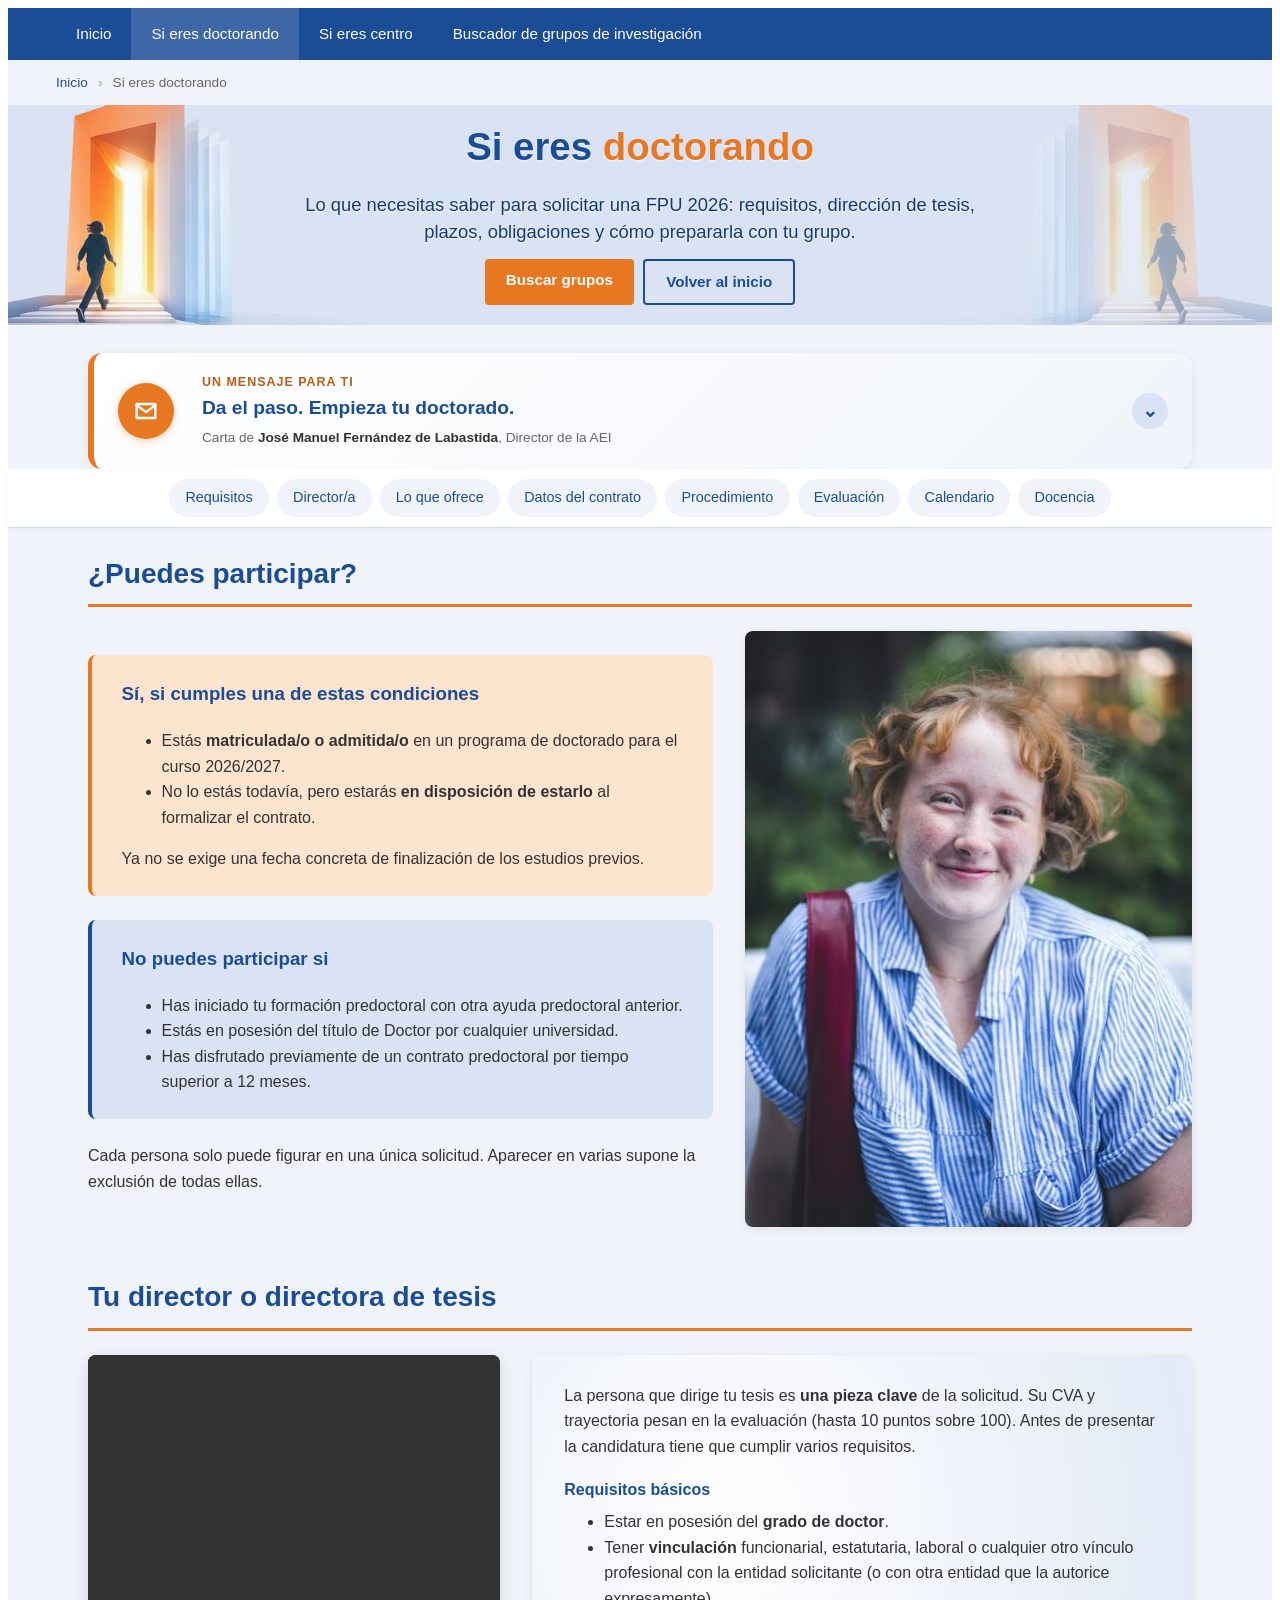
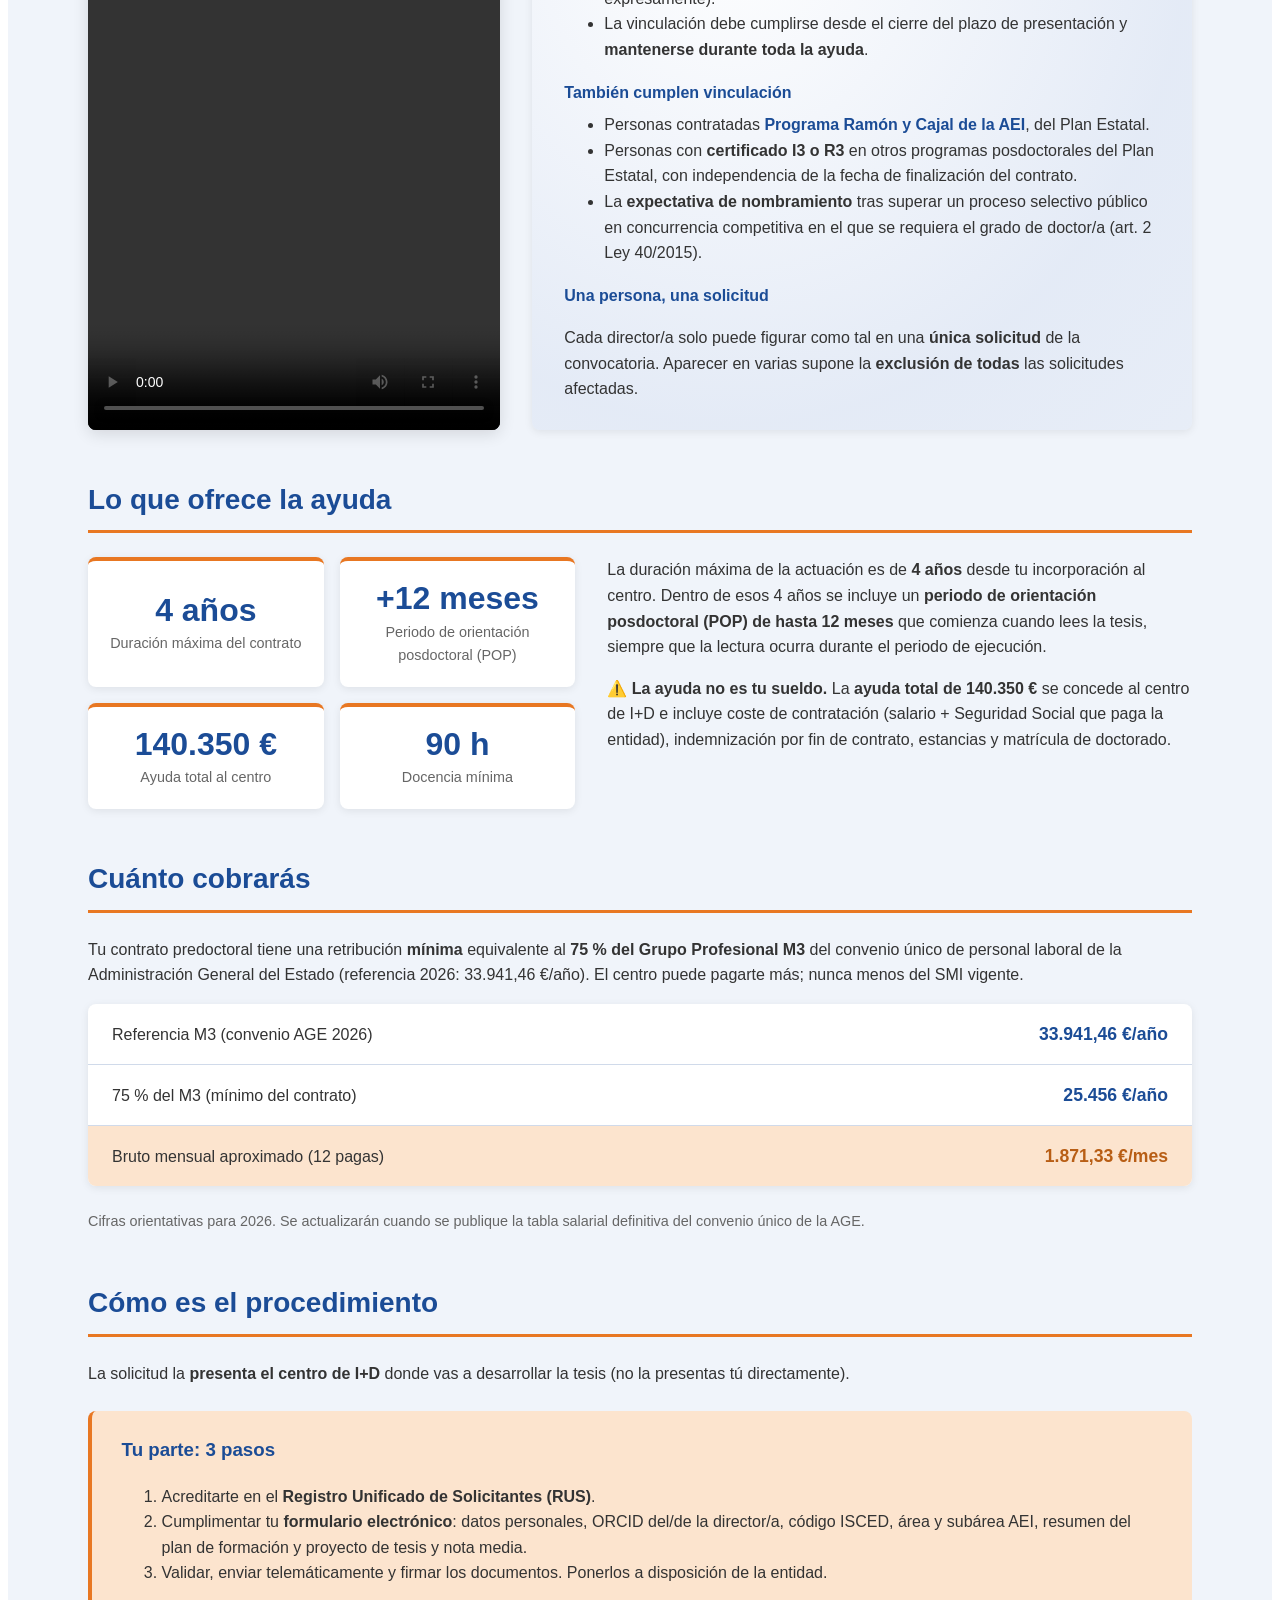
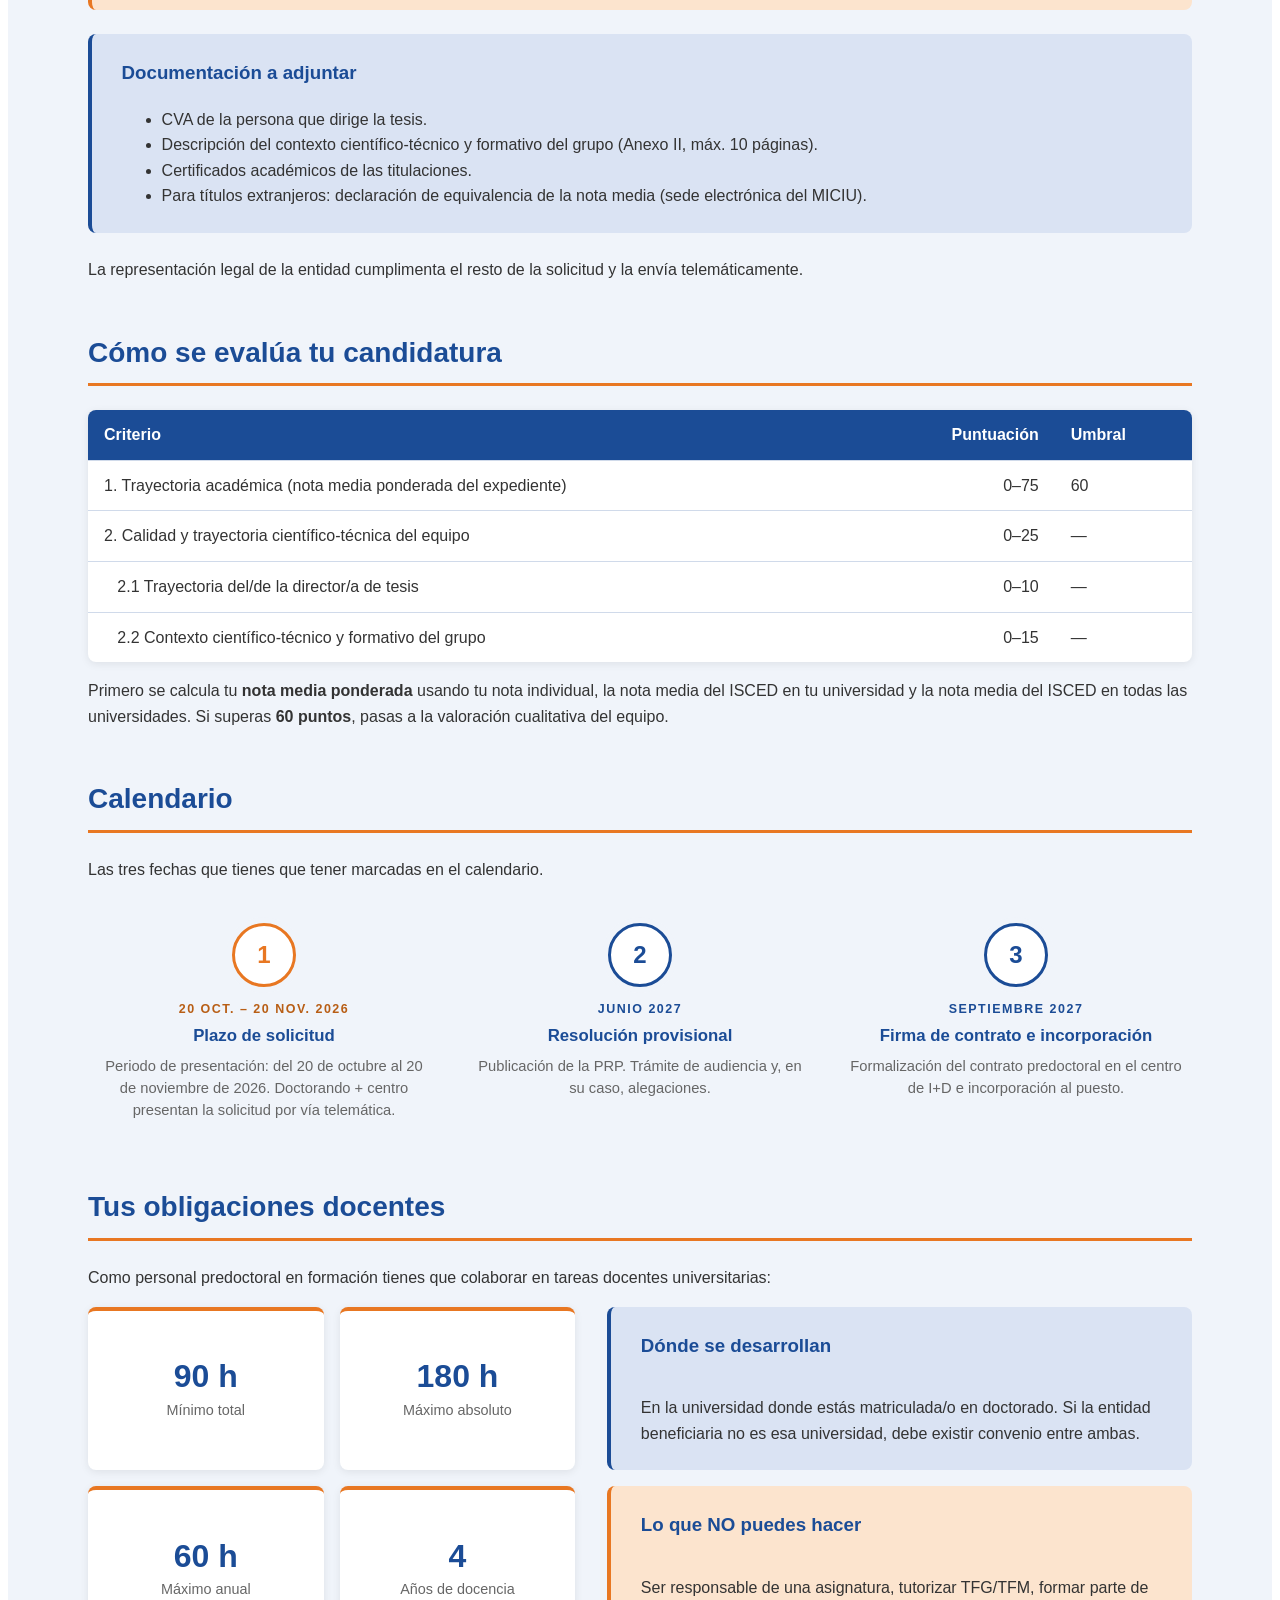
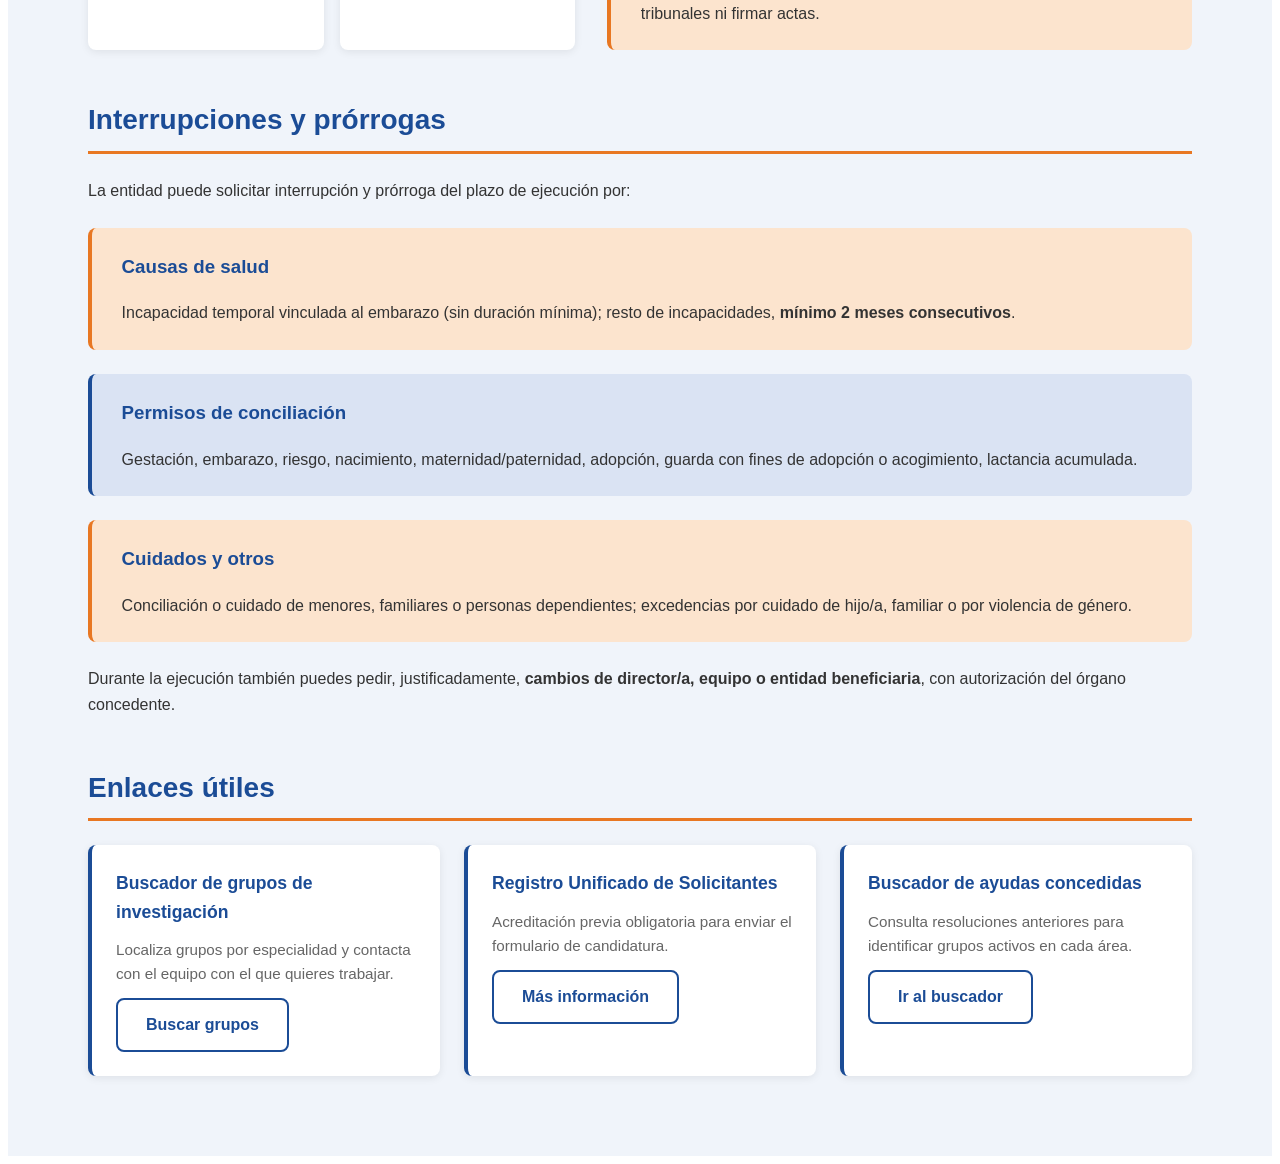
<file: doctorandos.html>
<!DOCTYPE html>
<html lang="es">
<head>
<meta charset="UTF-8">
<meta name="viewport" content="width=device-width, initial-scale=1.0">
<title>Si eres doctorando — FPU 2026 | Agencia Estatal de Investigación</title>
<meta name="description" content="Información FPU 2026 para personas candidatas: requisitos, dirección de tesis, características y cuantía de la ayuda, plazos, obligaciones docentes e interrupciones.">
</head>
<body>
<div class="fpu-page pagina-doctorando">

<!-- ===== CSS:BEGIN (auto-sync from assets/styles.css) ===== -->
<style>
/* ==========================================================================
   ESTILOS GLOBALES — Web Convocatoria FPU 2026 (AEI)
   Paleta: azul AEI + acento naranja FPU
   ========================================================================== */

:root {
  --aei-azul: #1b4c96;
  --aei-azul-oscuro: #143a73;
  --aei-azul-claro: #dae3f3;
  --fpu-naranja: #e87722;
  --fpu-naranja-oscuro: #b85e15;
  --fpu-naranja-claro: #fce4ce;
  --fondo-claro: #f0f4fa;
  --fondo-blanco: #ffffff;
  --texto-principal: #333333;
  --texto-secundario: #666666;
  --texto-claro: #ffffff;
  --borde-suave: #d0daea;
  --sombra-suave: 0 2px 8px rgba(0, 0, 0, 0.08);
  --sombra-media: 0 4px 16px rgba(0, 0, 0, 0.12);
  --radio-borde: 8px;
  --transicion: 0.3s ease;
}

/* --- Reset y base --- */
:where(.fpu-page, .fpu-page *, .fpu-page *::before, .fpu-page *::after) {
  box-sizing: border-box;
}
.fpu-page { scroll-behavior: smooth; }
.fpu-page {
  font-family: -apple-system, BlinkMacSystemFont, "Segoe UI", Roboto, "Helvetica Neue", Arial, sans-serif;
  color: var(--texto-principal);
  background-color: var(--fondo-claro);
  line-height: 1.6;
  margin: 0;
  padding: 0;
}
:where(.fpu-page) img { max-width: 100%; height: auto; }
:where(.fpu-page) a {
  color: var(--aei-azul);
  text-decoration: none;
  transition: color var(--transicion);
}
:where(.fpu-page) a:hover {
  color: var(--aei-azul-oscuro);
  text-decoration: underline;
}

/* --- Navegación principal --- */
.nav-principal { background: var(--aei-azul); }
.nav-principal .container {
  max-width: 1200px;
  margin: 0 auto;
  padding: 0 1rem;
  display: flex;
  align-items: center;
  justify-content: space-between;
}
.nav-principal ul {
  list-style: none; margin: 0; padding: 0;
  display: flex; flex-wrap: wrap;
}
.nav-principal li a {
  display: block;
  color: var(--texto-claro);
  padding: 0.85rem 1.25rem;
  font-size: 0.95rem;
  font-weight: 500;
  transition: background var(--transicion);
  white-space: nowrap;
}
.nav-principal li a:hover,
.nav-principal li a.active {
  background: rgba(255, 255, 255, 0.15);
  text-decoration: none;
}
.nav-principal li a.nav-destacado {
  background: var(--fpu-naranja);
  color: var(--texto-claro);
  font-weight: 600;
}
.nav-principal li a.nav-destacado:hover {
  background: var(--fpu-naranja-oscuro);
}
.nav-toggle {
  display: none;
  background: none;
  border: none;
  color: var(--texto-claro);
  font-size: 1.5rem;
  cursor: pointer;
  padding: 0.5rem;
}

/* --- Breadcrumb --- */
.breadcrumb {
  max-width: 1200px;
  margin: 0 auto;
  padding: 0.75rem 1rem;
  font-size: 0.85rem;
  color: var(--texto-secundario);
}
.breadcrumb a { color: var(--aei-azul); }
.breadcrumb span { margin: 0 0.4rem; color: #999; }

/* --- Contenido principal (margen lateral generoso) --- */
.fpu-page main { max-width: 1200px; margin: 0 auto; padding: 0 2rem 2rem; }
@media (min-width: 1100px) {
  .fpu-page main { padding: 0 3rem 2rem; }
}

/* --- Secciones --- */
.seccion { margin-bottom: 3rem; }
.seccion-titulo {
  font-size: 1.75rem;
  color: var(--aei-azul);
  margin-bottom: 1.5rem;
  padding-bottom: 0.5rem;
  border-bottom: 3px solid var(--fpu-naranja);
  font-weight: 700;
}
.seccion-subtitulo {
  font-size: 1.25rem;
  color: var(--aei-azul);
  margin-bottom: 1rem;
  font-weight: 600;
}

/* --- Tarjetas --- */
.tarjetas-grid {
  display: grid;
  grid-template-columns: repeat(auto-fill, minmax(280px, 1fr));
  gap: 1.5rem;
}
.tarjeta {
  background: var(--fondo-blanco);
  border-radius: var(--radio-borde);
  box-shadow: var(--sombra-suave);
  padding: 1.5rem;
  transition: box-shadow var(--transicion), transform var(--transicion);
  border-left: 4px solid var(--aei-azul);
}
.tarjeta:hover {
  box-shadow: var(--sombra-media);
  transform: translateY(-2px);
}
.tarjeta h3 {
  color: var(--aei-azul);
  font-size: 1.1rem;
  margin: 0 0 0.75rem;
}
.tarjeta p { color: var(--texto-secundario); font-size: 0.95rem; margin: 0 0 0.75rem; }

/* --- Botones --- */
.btn-aei, .btn-fpu, .btn-fpu-outline {
  display: inline-block;
  padding: 0.75rem 1.75rem;
  border-radius: var(--radio-borde);
  font-weight: 600;
  font-size: 1rem;
  border: none;
  cursor: pointer;
  transition: background var(--transicion), color var(--transicion), transform var(--transicion);
}
.btn-aei { background: var(--aei-azul); color: var(--texto-claro); }
.btn-aei:hover { background: var(--aei-azul-oscuro); color: var(--texto-claro); text-decoration: none; }
.btn-fpu { background: var(--fpu-naranja); color: var(--texto-claro); }
.btn-fpu:hover { background: var(--fpu-naranja-oscuro); color: var(--texto-claro); text-decoration: none; }
.btn-fpu-outline {
  background: transparent;
  color: var(--aei-azul);
  border: 2px solid var(--aei-azul);
}
.btn-fpu-outline:hover {
  background: var(--aei-azul);
  color: var(--texto-claro);
  text-decoration: none;
}

/* --- Hero: banner más bajo, botones DENTRO junto al título --- */
.hero {
  background: var(--aei-azul-claro);
  color: var(--texto-principal);
  position: relative;
  overflow: hidden;
}
.hero-banner-area {
  position: relative;
  width: 100%;
  min-height: 220px;
  /* fondo por página: index/buscador usan banner-portada, doctorando y centros sus respectivos */
  background: url('assets/banners/banner-portada.jpg') center / cover no-repeat;
  display: flex;
  align-items: center;
  justify-content: center;
  padding: 1rem 1rem;
}
.fpu-page.pagina-doctorando .hero-banner-area { background-image: url('assets/banners/banner-doctorando.jpg'); }
.fpu-page.pagina-centros    .hero-banner-area { background-image: url('assets/banners/banner-centros.jpg'); }
.hero-titulo-banner {
  max-width: 720px;
  width: calc(100% - 380px);
  text-align: center;
}
.hero-titulo-banner h1 {
  font-size: clamp(1.65rem, 3vw, 2.45rem);
  font-weight: 800;
  line-height: 1.12;
  margin: 0 0 1.5rem;          /* más separación con la CTA */
  color: var(--aei-azul);
  text-shadow: 0 1px 2px rgba(255,255,255,0.8), 0 0 14px rgba(218,227,243,0.7);
}
.hero-titulo-banner h1 span { color: var(--fpu-naranja); }
.hero-descripcion {
  font-size: 1.15rem;
  color: var(--aei-azul-oscuro);
  line-height: 1.45;
  margin: 0;
  text-shadow: 0 1px 2px rgba(255,255,255,0.85);
  font-weight: 500;
}
/* La pregunta (CTA) en azul AEI oscuro, cursiva, con protagonismo */
.hero-pregunta {
  display: inline-block;
  color: var(--aei-azul-oscuro);
  font-style: italic;
  font-weight: 700;
  font-size: 1.3rem;
  letter-spacing: -0.005em;
  line-height: 1.3;
}
.hero-descripcion strong {
  color: var(--aei-azul);
  font-weight: 700;
  display: inline-block;
  margin-top: 0.85rem;
}
@media (max-width: 600px) {
  .hero-pregunta { font-size: 1rem; }
  .hero-descripcion { font-size: 0.9rem; }
}
/* hero-debajo solo si tiene contenido; en general los botones van DENTRO del banner */
.hero-debajo {
  max-width: 900px;
  margin: 0 auto;
  text-align: center;
  padding: 0;
}
.hero-debajo:empty { display: none; }
.hero-botones {
  display: flex;
  gap: 0.6rem;
  flex-wrap: wrap;
  justify-content: center;
  margin-top: 0.85rem;
}
.hero-titulo-banner .hero-botones { margin-top: 0.85rem; }
.hero-titulo-banner .hero-botones .btn-fpu,
.hero-titulo-banner .hero-botones .btn-fpu-outline,
.hero-titulo-banner .hero-botones .btn-verde,
.hero-titulo-banner .hero-botones .btn-aei {
  padding: 0.55rem 1.3rem;
  font-size: 0.95rem;
}

/* Botón verde (complementario para "Si eres centro") */
.btn-verde {
  display: inline-block;
  padding: 0.7rem 1.6rem;
  border-radius: 4px;
  font-weight: 600;
  font-size: 1rem;
  background: #2db26a;
  color: var(--texto-claro);
  border: none;
  cursor: pointer;
  transition: background var(--transicion);
}
.btn-verde:hover { background: #1f8a4f; color: var(--texto-claro); text-decoration: none; }

/* Botones del hero más rectangulares (radius 4px, no la pastilla de 8) */
.hero-botones .btn-fpu,
.hero-botones .btn-fpu-outline,
.hero-botones .btn-verde,
.hero-botones .btn-aei {
  border-radius: 4px;
  padding: 0.7rem 1.6rem;
}

@media (max-width: 900px) {
  .hero-banner-area { min-height: 180px; }
  .hero-titulo-banner { width: calc(100% - 220px); }
  .hero-titulo-banner h1 { font-size: 1.3rem; }
  .hero-descripcion { font-size: 0.85rem; }
}
@media (max-width: 600px) {
  .hero-banner-area { min-height: 150px; padding: 0.5rem; }
  .hero-titulo-banner { width: calc(100% - 140px); }
  .hero-titulo-banner h1 { font-size: 1.05rem; margin-bottom: 0.35rem; }
  .hero-descripcion { display: none; }
  .hero-titulo-banner .hero-botones .btn-fpu,
  .hero-titulo-banner .hero-botones .btn-fpu-outline,
  .hero-titulo-banner .hero-botones .btn-verde,
  .hero-titulo-banner .hero-botones .btn-aei {
    padding: 0.4rem 0.85rem;
    font-size: 0.8rem;
  }
}

/* --- Datos clave (cuadrícula 2×2 por defecto) --- */
.datos-clave {
  display: grid;
  grid-template-columns: repeat(2, 1fr);
  gap: 1rem;
  margin: 1.5rem 0;
}
.dato-item {
  background: var(--fondo-blanco);
  border-radius: var(--radio-borde);
  padding: 1.25rem;
  text-align: center;
  box-shadow: var(--sombra-suave);
  border-top: 4px solid var(--fpu-naranja);
}
.dato-numero {
  font-size: 2rem;
  font-weight: 800;
  color: var(--aei-azul);
  line-height: 1.1;
}
.dato-label {
  color: var(--texto-secundario);
  font-size: 0.9rem;
  margin-top: 0.25rem;
}

/* --- Novedades destacadas (lista) --- */
.novedades-destacadas {
  background: var(--fondo-blanco);
  border-radius: var(--radio-borde);
  padding: 2rem 2.5rem;
  box-shadow: var(--sombra-suave);
  position: relative;
}
.novedades-destacadas::before {
  content: "";
  position: absolute;
  top: 0; left: 0; right: 0;
  height: 4px;
  background: linear-gradient(90deg, var(--aei-azul), var(--fpu-naranja));
  border-radius: var(--radio-borde) var(--radio-borde) 0 0;
}
.novedad-item {
  display: flex;
  gap: 1rem;
  padding: 1.25rem 0;
  border-bottom: 1px solid var(--borde-suave);
  align-items: center;
}
.novedad-item:last-child { border-bottom: none; }
.novedad-icono {
  flex-shrink: 0;
  width: 44px;
  height: 44px;
  border-radius: 50%;
  background: var(--aei-azul);
  color: var(--texto-claro);
  display: flex;
  align-items: center;
  justify-content: center;
  font-weight: 700;
  font-size: 1.1rem;
}
.novedad-texto {
  flex: 1 1 auto;
}
.novedad-texto h3 {
  color: var(--aei-azul);
  font-size: 1.15rem;
  margin: 0 0 0.4rem;
}
.novedad-texto p { margin: 0; color: var(--texto-secundario); }
.novedad-img {
  flex-shrink: 0;
  width: 72px;
  height: 72px;
  display: flex;
  align-items: center;
  justify-content: center;
  background: var(--fpu-naranja-claro);
  border-radius: 12px;
  padding: 10px;
}
.novedad-img img { width: 100%; height: 100%; display: block; }
@media (max-width: 600px) {
  .novedad-img { width: 56px; height: 56px; padding: 6px; }
}

/* --- CTA destacada: buscador de grupos / personas expertas --- */
.cta-buscador {
  display: grid;
  grid-template-columns: 1fr auto;
  gap: 2rem;
  align-items: center;
  background: linear-gradient(135deg, var(--aei-azul) 0%, var(--aei-azul-oscuro) 100%);
  color: var(--texto-claro);
  border-radius: var(--radio-borde);
  padding: 2.5rem 2.5rem;
  box-shadow: var(--sombra-media);
  position: relative;
  overflow: hidden;
}
.cta-buscador::after {
  content: "";
  position: absolute;
  top: 0; left: 0; right: 0;
  height: 5px;
  background: var(--fpu-naranja);
}
.cta-buscador-tag {
  display: inline-block;
  background: var(--fpu-naranja);
  color: var(--texto-claro);
  padding: 0.2rem 0.7rem;
  border-radius: 4px;
  font-size: 0.78rem;
  font-weight: 700;
  letter-spacing: 0.06em;
  text-transform: uppercase;
  margin-bottom: 0.85rem;
}
.cta-buscador h2 {
  margin: 0 0 0.75rem;
  font-size: 1.6rem;
  color: var(--texto-claro);
  font-weight: 700;
}
.cta-buscador p {
  margin: 0 0 0.85rem;
  color: rgba(255, 255, 255, 0.92);
  line-height: 1.6;
}
.cta-buscador p:last-of-type { margin-bottom: 1.25rem; }
.cta-buscador strong { color: var(--fpu-naranja-claro); font-weight: 700; }
.cta-buscador .btn-fpu {
  background: var(--fpu-naranja);
  color: var(--texto-claro);
}
.cta-buscador .btn-fpu:hover { background: var(--fpu-naranja-oscuro); }
.cta-buscador-icono {
  font-size: 6rem;
  line-height: 1;
  color: rgba(255, 255, 255, 0.18);
  user-select: none;
}
@media (max-width: 768px) {
  .cta-buscador { grid-template-columns: 1fr; padding: 1.75rem; }
  .cta-buscador h2 { font-size: 1.3rem; }
  .cta-buscador-icono { font-size: 4rem; text-align: center; }
}

/* --- Aviso "Próximamente" (página buscador-grupos) --- */
.aviso-proximamente {
  background: var(--fondo-blanco);
  border-left: 5px solid var(--fpu-naranja);
  border-radius: var(--radio-borde);
  padding: 1.75rem 2rem;
  box-shadow: var(--sombra-suave);
}
.aviso-proximamente h2 {
  color: var(--aei-azul);
  margin: 0 0 0.5rem;
  font-size: 1.4rem;
}
.aviso-proximamente p { margin: 0 0 0.75rem; }
.aviso-proximamente p:last-child { margin-bottom: 0; }
.aviso-tag {
  display: inline-block;
  background: var(--fpu-naranja);
  color: var(--texto-claro);
  padding: 0.18rem 0.65rem;
  border-radius: 4px;
  font-size: 0.78rem;
  font-weight: 700;
  letter-spacing: 0.06em;
  text-transform: uppercase;
  margin-bottom: 0.6rem;
}

/* --- Tarjeta de convocatoria --- */
.convocatoria-card {
  background: var(--fondo-blanco);
  border-radius: var(--radio-borde);
  box-shadow: var(--sombra-suave);
  padding: 1.25rem 1.5rem;
  margin-bottom: 1rem;
  display: flex;
  align-items: center;
  justify-content: space-between;
  gap: 1rem;
  border-left: 4px solid var(--aei-azul);
  flex-wrap: wrap;
}
.convocatoria-card.vigente { border-left-color: var(--fpu-naranja); }
.convocatoria-info h3 { margin: 0; font-size: 1.05rem; color: var(--aei-azul); }
.convocatoria-info .anio {
  display: inline-block;
  background: var(--aei-azul);
  color: var(--texto-claro);
  padding: 0.1rem 0.55rem;
  border-radius: 4px;
  font-size: 0.85rem;
  margin-right: 0.5rem;
}
.convocatoria-info .estado {
  display: inline-block;
  margin-top: 0.4rem;
  font-size: 0.85rem;
  color: var(--texto-secundario);
}
.convocatoria-info .estado.abierta { color: var(--fpu-naranja-oscuro); font-weight: 600; }

/* --- Sección con imagen --- */
.seccion-con-imagen {
  display: grid;
  grid-template-columns: 1.4fr 1fr;
  gap: 2rem;
  align-items: center;
}
.seccion-imagen {
  width: 100%;
  border-radius: var(--radio-borde);
  box-shadow: var(--sombra-suave);
}

/* --- Fechas clave (cards con fecha grande + descripción) --- */
.fechas-clave {
  display: grid;
  grid-template-columns: repeat(auto-fit, minmax(220px, 1fr));
  gap: 1.25rem;
}
.fecha-card {
  background: var(--fondo-blanco);
  border-radius: var(--radio-borde);
  padding: 1.25rem 1.5rem;
  box-shadow: var(--sombra-suave);
  border-left: 5px solid var(--fpu-naranja);
  position: relative;
}
.fecha-card .badge {
  display: inline-block;
  background: var(--fpu-naranja-claro);
  color: var(--fpu-naranja-oscuro);
  font-size: 0.75rem;
  font-weight: 700;
  letter-spacing: 0.05em;
  text-transform: uppercase;
  padding: 0.2rem 0.6rem;
  border-radius: 999px;
  margin-bottom: 0.6rem;
}
.fecha-card .fecha-grande {
  font-size: 1.35rem;
  font-weight: 800;
  color: var(--aei-azul);
  line-height: 1.15;
  margin: 0 0 0.35rem;
}
.fecha-card p {
  margin: 0;
  color: var(--texto-secundario);
  font-size: 0.95rem;
  line-height: 1.5;
}
.aviso-fechas {
  background: var(--aei-azul-claro);
  border-left: 4px solid var(--aei-azul);
  padding: 0.85rem 1.1rem;
  border-radius: var(--radio-borde);
  color: var(--aei-azul-oscuro);
  font-size: 0.92rem;
  margin-top: 1rem;
}

/* --- Foto panorámica de ancho completo (altura reducida 25%, separada del hero) --- */
.foto-jovenes {
  margin: 2rem 0;
  border-radius: var(--radio-borde);
  overflow: hidden;
  box-shadow: var(--sombra-suave);
  background: var(--aei-azul-claro);
}
.foto-jovenes img {
  display: block;
  width: 100%;
  height: auto;
  max-height: 270px;   /* antes 360px → -25% */
  object-fit: cover;
}
.foto-jovenes figcaption {
  background: var(--fondo-blanco);
  color: var(--texto-secundario);
  font-size: 0.85rem;
  padding: 0.6rem 1rem;
  text-align: center;
  font-style: italic;
}

/* --- Placeholder de imagen pendiente (mientras decidimos la foto definitiva) --- */
.placeholder-imagen {
  margin: 0;
  width: 100%;
  min-height: 220px;
  display: flex;
  flex-direction: column;
  align-items: center;
  justify-content: center;
  text-align: center;
  border-radius: var(--radio-borde);
  background: repeating-linear-gradient(
    45deg,
    var(--aei-azul-claro),
    var(--aei-azul-claro) 14px,
    #c8d6ee 14px,
    #c8d6ee 28px
  );
  color: var(--aei-azul-oscuro);
  font-size: 0.95rem;
  font-style: italic;
  padding: 1.5rem;
  border: 2px dashed var(--aei-azul);
}
.placeholder-imagen .ph-icon { font-size: 2rem; margin-bottom: 0.5rem; }
.placeholder-imagen figcaption { color: var(--aei-azul-oscuro); }

/* Variante en banda ancha (para secciones full-width) */
.placeholder-imagen.ancha { min-height: 180px; }

/* --- Tabla simple (importe/2ª columna justificada a la derecha) --- */
.tabla-simple {
  width: 100%;
  border-collapse: collapse;
  background: var(--fondo-blanco);
  box-shadow: var(--sombra-suave);
  border-radius: var(--radio-borde);
  overflow: hidden;
}
.tabla-simple th, .tabla-simple td {
  padding: 0.75rem 1rem;
  text-align: left;
  border-bottom: 1px solid var(--borde-suave);
  vertical-align: top;
}
.tabla-simple th:nth-child(2),
.tabla-simple td:nth-child(2) {
  text-align: right;
  font-variant-numeric: tabular-nums;
  white-space: nowrap;
}
.tabla-simple thead {
  background: var(--aei-azul);
  color: var(--texto-claro);
}
.tabla-simple tbody tr:hover { background: var(--fondo-claro); }
.tabla-simple tbody tr:last-child td { border-bottom: none; }

/* --- Acordeón (FAQ / detalles) --- */
.acordeon-item {
  background: var(--fondo-blanco);
  border-radius: var(--radio-borde);
  box-shadow: var(--sombra-suave);
  margin-bottom: 0.75rem;
  overflow: hidden;
}
.acordeon-header {
  width: 100%;
  text-align: left;
  background: none;
  border: none;
  padding: 1rem 1.25rem;
  font-size: 1.05rem;
  font-weight: 600;
  color: var(--aei-azul);
  cursor: pointer;
  display: flex;
  justify-content: space-between;
  align-items: center;
  gap: 1rem;
}
.acordeon-header::after {
  content: "+";
  font-size: 1.5rem;
  color: var(--fpu-naranja);
  transition: transform var(--transicion);
}
.acordeon-header.activo::after { content: "−"; }
.acordeon-contenido {
  display: none;
  padding: 0 1.25rem 1.25rem;
  color: var(--texto-principal);
  border-top: 1px solid var(--borde-suave);
}
.acordeon-contenido.activo { display: block; }

/* --- Banner cofinanciación / footer --- */
.banner-cofinanciacion {
  background: var(--fondo-blanco);
  border-top: 1px solid var(--borde-suave);
  margin-top: 2rem;
  padding: 1.5rem 1rem;
}
.banner-cofinanciacion .container {
  max-width: 1200px;
  margin: 0 auto;
  display: flex;
  align-items: center;
  gap: 1.5rem;
  flex-wrap: wrap;
}
.cofinanciacion-texto {
  margin: 0;
  font-size: 0.9rem;
  color: var(--texto-secundario);
  line-height: 1.5;
}

/* --- Paleta verde alternativa para centros.html --- */
.fpu-page.tema-verde {
  --fpu-naranja: #2db26a;
  --fpu-naranja-oscuro: #1f8a4f;
  --fpu-naranja-claro: #d6f0e2;
}
/* Reajusta los SVGs con naranja hardcodeado (#e87722) a verde en centros */
.fpu-page.tema-verde .novedad-acordeon-svg img,
.fpu-page.tema-verde .razon-icono img,
.fpu-page.tema-verde .tarjeta-foto-img.svg-bg img,
.fpu-page.tema-verde .novedad-img-mini img {
  filter: hue-rotate(75deg) saturate(0.9);
}

/* --- Sección a 2 columnas: contenido izq + foto vertical dcha --- */
.seccion-2col {
  display: grid;
  grid-template-columns: 1.4fr 1fr;
  gap: 2rem;
  align-items: start;
}
.seccion-2col-foto {
  width: 100%;
  border-radius: var(--radio-borde);
  overflow: hidden;
  box-shadow: var(--sombra-suave);
  background: var(--aei-azul-claro);
}
.seccion-2col-foto img {
  width: 100%;
  display: block;
  aspect-ratio: 3 / 4;
  object-fit: cover;
}
/* Variante: datos-clave dentro de la columna izquierda en 2 columnas (2x2) */
.seccion-2col .datos-clave { grid-template-columns: repeat(2, 1fr); }
@media (max-width: 900px) {
  .seccion-2col { grid-template-columns: 1fr; }
  .seccion-2col-foto img { aspect-ratio: 4 / 3; }
}

/* --- "Lo que ofrece la ayuda" / "Obligaciones docentes": 2 cols con altura igualada --- */
.ofrece-grid {
  display: grid;
  grid-template-columns: 1fr 1.2fr;
  gap: 2rem;
  align-items: stretch;
}
.ofrece-grid .datos-clave { align-content: stretch; }
.ofrece-grid .datos-clave .dato-item {
  display: flex;
  flex-direction: column;
  justify-content: center;
}
/* Para "Obligaciones docentes": las cuatro cajas de datos en izq toman todo el alto disponible */
.obligaciones-grid {
  display: grid;
  grid-template-columns: 1fr 1.2fr;
  gap: 2rem;
  align-items: stretch;
}
.obligaciones-grid .datos-clave {
  display: grid;
  grid-template-columns: repeat(2, 1fr);
  gap: 1rem;
  height: 100%;
  margin: 0;
}
.obligaciones-grid .datos-clave .dato-item {
  display: flex;
  flex-direction: column;
  justify-content: center;
}
.obligaciones-grid .col-cajas { display: flex; flex-direction: column; gap: 1rem; height: 100%; }
.obligaciones-grid .col-cajas .bloque-destacado { flex: 1; margin: 0; display: flex; flex-direction: column; justify-content: center; }
@media (max-width: 900px) {
  .obligaciones-grid { grid-template-columns: 1fr; }
}
.ofrece-grid .datos-clave { grid-template-columns: repeat(2, 1fr); margin: 0; }
.ofrece-grid .texto p { margin: 0 0 1rem; }
@media (max-width: 900px) {
  .ofrece-grid { grid-template-columns: 1fr; }
}

/* --- "Tu directora de tesis": foto vertical + texto sobre viñeta --- */
.directora-grid {
  display: grid;
  grid-template-columns: 1fr 1.6fr;
  gap: 2rem;
  align-items: center;
}
.directora-foto {
  width: 100%;
  aspect-ratio: 3 / 4;
  object-fit: cover;
  border-radius: var(--radio-borde);
  box-shadow: var(--sombra-media);
  display: block;
}
.directora-texto {
  background: radial-gradient(ellipse at 30% 25%, rgba(255,255,255,0.95) 0%, rgba(218,227,243,0.55) 70%, rgba(218,227,243,0.4) 100%);
  padding: 1.75rem 2rem;
  border-radius: var(--radio-borde);
  box-shadow: var(--sombra-suave);
}
.directora-texto p:first-child { margin-top: 0; }
.directora-texto p:last-child { margin-bottom: 0; }
@media (max-width: 900px) {
  .directora-grid { grid-template-columns: 1fr; }
}

/* --- Bloques destacados para doctorandos (azul claro / naranja semi) --- */
.bloque-destacado {
  background: var(--fpu-naranja-claro);
  border-radius: var(--radio-borde);
  padding: 1.5rem 1.85rem;
  margin: 1.5rem 0;
  border-left: 4px solid var(--fpu-naranja);
}
.bloque-destacado.azul {
  background: var(--aei-azul-claro);
  border-left-color: var(--aei-azul);
}
.bloque-destacado h3 { margin-top: 0; color: var(--aei-azul); }
.bloque-destacado :last-child { margin-bottom: 0; }

/* --- Novedades: card blanca, número circulo azul FUERA, SVG grande lateral asomando --- */
.novedades-acordeon-lista {
  display: flex;
  flex-direction: column;
  gap: 1.25rem;
  padding-left: 32px; /* espacio para que el círculo azul sobresalga */
}
.novedad-acordeon {
  position: relative;
  background: var(--fondo-blanco);
  border: 1px solid var(--borde-suave);
  border-left: 4px solid var(--fpu-naranja);
  border-radius: var(--radio-borde);
  transition: box-shadow var(--transicion);
  overflow: visible;
}
.novedad-acordeon:hover { box-shadow: var(--sombra-media); }
.novedad-acordeon-num {
  position: absolute;
  left: -28px;
  top: 50%;
  transform: translateY(-50%);
  width: 52px; height: 52px;
  border-radius: 50%;
  background: var(--aei-azul);
  color: #fff;
  display: flex; align-items: center; justify-content: center;
  font-weight: 800;
  font-size: 1.25rem;
  box-shadow: 0 3px 10px rgba(27,76,150,0.35);
  z-index: 3;
}
.novedad-acordeon-header {
  width: 100%;
  display: grid;
  grid-template-columns: 1fr 100px auto;
  align-items: stretch;
  gap: 1rem;
  padding: 1rem 1.25rem 1rem 2rem;
  background: none;
  border: none;
  cursor: pointer;
  text-align: left;
  font-family: inherit;
  min-height: 92px;
}
.novedad-acordeon-titulo {
  align-self: center;
  color: var(--aei-azul-oscuro);
  font-weight: 700;
  font-size: 1.05rem;
  line-height: 1.3;
}
.novedad-acordeon-svg {
  /* contenedor del icono: asoma por arriba aunque el acordeón esté cerrado */
  align-self: stretch;
  display: flex;
  align-items: flex-end;
  justify-content: center;
  overflow: hidden;
}
.novedad-acordeon-svg img {
  width: 92px;
  height: 130%;
  object-fit: contain;
  object-position: bottom center;
  margin-top: -18px;
  display: block;
}
.novedad-acordeon-chevron {
  align-self: center;
  color: var(--fpu-naranja);
  font-size: 1.5rem;
  line-height: 1;
  transition: transform 0.35s ease;
  user-select: none;
}
.novedad-acordeon.abierto .novedad-acordeon-chevron { transform: rotate(180deg); }
.novedad-acordeon-cuerpo {
  max-height: 0;
  overflow: hidden;
  transition: max-height 0.45s ease;
}
.novedad-acordeon.abierto .novedad-acordeon-cuerpo { max-height: 400px; }
.novedad-acordeon-cuerpo-inner {
  padding: 0 1.25rem 1.25rem 2rem;
  color: var(--texto-principal);
}
.novedad-acordeon-cuerpo-inner p { margin: 0; }

@media (max-width: 600px) {
  .novedades-acordeon-lista { padding-left: 26px; }
  .novedad-acordeon-num { left: -22px; width: 42px; height: 42px; font-size: 1.05rem; }
  .novedad-acordeon-header { grid-template-columns: 1fr 70px auto; padding-left: 1.25rem; }
  .novedad-acordeon-svg img { width: 68px; }
}

/* --- Fechas: fecha arriba, descripción, badge SIEMPRE alineado abajo --- */
.fecha-card {
  display: flex;
  flex-direction: column;
  min-height: 220px;
}
.fecha-card .fecha-grande {
  order: 1;
  margin-bottom: 0.5rem;
  font-size: 1.2rem;          /* algo más discreto, "tamaño cuerpo grande" */
  line-height: 1.2;
}
.fecha-card p {
  order: 2;
  flex: 1;                    /* empuja el badge al fondo */
  margin-bottom: 0.85rem;
}
.fecha-card .badge {
  order: 3;
  align-self: flex-start;
  margin-bottom: 0;
}

/* --- Carrusel: con controles (flechas) + dots debajo --- */
.carrusel-wrapper {
  position: relative;
  padding: 0.5rem 0;
}
.carrusel-pista-cont {
  position: relative;
  overflow-x: auto;
  overflow-y: hidden;
  scroll-behavior: smooth;
  scrollbar-width: none;          /* Firefox: oculta scrollbar */
  -ms-overflow-style: none;       /* IE/Edge antiguo */
}
.carrusel-pista-cont::-webkit-scrollbar { display: none; } /* Chrome/Safari */
.carrusel-btn {
  position: absolute;
  top: 50%;
  transform: translateY(-50%);
  width: 44px;
  height: 44px;
  border-radius: 50%;
  background: var(--fondo-blanco);
  border: 1px solid var(--borde-suave);
  color: var(--aei-azul);
  font-size: 1.3rem;
  cursor: pointer;
  box-shadow: var(--sombra-suave);
  z-index: 5;
  display: flex;
  align-items: center;
  justify-content: center;
  transition: background var(--transicion), color var(--transicion);
}
.carrusel-btn:hover:not(:disabled) { background: var(--aei-azul); color: #fff; }
.carrusel-btn:disabled { opacity: 0.4; cursor: default; }
.carrusel-btn.prev { left: -10px; }
.carrusel-btn.next { right: -10px; }
.carrusel-wrapper { padding: 0 30px; } /* deja sitio a los botones laterales */
.carrusel-pista {
  display: flex;
  gap: 1.25rem;
  align-items: stretch;
  padding: 0 0.5rem;
}
.carrusel-item {
  flex: 0 0 calc((100% - 2.5rem) / 3); /* 3 visibles en desktop */
  display: flex;
  min-width: 0;
  box-sizing: border-box;
}
.carrusel-item > .tarjeta {
  width: 100%;
  display: flex;
  flex-direction: column;
}
.carrusel-item > .tarjeta p { flex: 1; }
.carrusel-item > .tarjeta a.btn-fpu-outline,
.carrusel-item > .tarjeta a.btn-aei,
.carrusel-item > .tarjeta a.btn-fpu {
  margin-top: auto;
  align-self: flex-start;
}

/* Dots debajo del carrusel (clicables) */
.carrusel-dots {
  display: flex;
  justify-content: center;
  gap: 0.55rem;
  margin-top: 1.25rem;
}
.carrusel-dots .dot {
  width: 10px; height: 10px;
  border-radius: 50%;
  background: var(--borde-suave);
  cursor: pointer;
  border: none;
  padding: 0;
  transition: background var(--transicion), transform var(--transicion);
}
.carrusel-dots .dot.activo {
  background: var(--fpu-naranja);
  transform: scale(1.25);
  box-shadow: 0 2px 6px rgba(232,119,34,0.4);
}
@media (max-width: 900px) {
  .carrusel-item { flex: 0 0 calc((100% - 1.25rem) / 2); }
}
@media (max-width: 600px) {
  .carrusel-item { flex: 0 0 100%; }
}

/* --- Tarjetas en fila de 4 con encabezado de imagen --- */
.tarjetas-fila4 {
  display: grid;
  grid-template-columns: repeat(4, 1fr);
  gap: 1.25rem;
}
.tarjeta-foto {
  background: var(--fondo-blanco);
  border-radius: var(--radio-borde);
  box-shadow: var(--sombra-suave);
  overflow: hidden;
  display: flex;
  flex-direction: column;
  border-top: 4px solid var(--fpu-naranja);
  transition: box-shadow var(--transicion), transform var(--transicion);
}
.tarjeta-foto:hover { box-shadow: var(--sombra-media); transform: translateY(-2px); }
.tarjeta-foto-img {
  width: 100%;
  height: 130px;
  overflow: hidden;
  background: var(--fpu-naranja-claro);
  display: flex;
  align-items: center;
  justify-content: center;
}
.tarjeta-foto-img img {
  width: 100%; height: 100%; object-fit: cover; display: block;
}
.tarjeta-foto-img.svg-bg {
  background: var(--fpu-naranja-claro);
}
.tarjeta-foto-img.svg-bg img {
  width: auto; height: 70%; object-fit: contain;
}
.tarjeta-foto h3 {
  color: var(--aei-azul);
  font-size: 1.05rem;
  margin: 1rem 1.1rem 0.5rem;
}
.tarjeta-foto p {
  color: var(--texto-secundario);
  font-size: 0.92rem;
  margin: 0 1.1rem 1.1rem;
  line-height: 1.5;
}
@media (max-width: 900px) {
  .tarjetas-fila4 { grid-template-columns: repeat(2, 1fr); }
}
@media (max-width: 600px) {
  .tarjetas-fila4 { grid-template-columns: 1fr; }
}

/* --- Sección 2 cols: variante de cajas en izq apretadas (entidades beneficiarias) --- */
.seccion-2col.cajas-compactas .tarjeta {
  padding: 0.85rem 1rem;
}
.seccion-2col.cajas-compactas .tarjetas-grid {
  gap: 0.75rem;
}

/* --- Foto vertical recortada al alto del bloque contiguo --- */
.directora-grid.recorte-igual,
.seccion-2col.recorte-igual {
  align-items: stretch;
}
.directora-grid.recorte-igual .directora-foto,
.seccion-2col.recorte-igual .seccion-2col-foto {
  height: 100%;
}
.seccion-2col.recorte-igual .seccion-2col-foto img {
  aspect-ratio: auto;
  height: 100%;
}

/* --- Separación extra entre hero y primera sección --- */
.seccion-bajada {
  margin-top: 1.5rem;
}

/* --- Menú sticky de accesos rápidos (debajo del banner) --- */
.acceso-rapido {
  background: var(--fondo-blanco);
  border-bottom: 1px solid var(--borde-suave);
  position: sticky;
  top: 0;
  z-index: 50;
  padding: 0.65rem 0;
  box-shadow: 0 1px 4px rgba(0,0,0,0.04);
}
.acceso-rapido .container {
  max-width: 1200px;
  margin: 0 auto;
  padding: 0 1.5rem;
  display: flex;
  flex-wrap: wrap;
  gap: 0.5rem;
  justify-content: center;
  align-items: center;
}
.acceso-rapido a {
  display: inline-block;
  padding: 0.4rem 0.95rem;
  background: var(--fondo-claro);
  color: var(--aei-azul);
  border-radius: 999px;
  font-size: 0.9rem;
  font-weight: 500;
  border: 1px solid transparent;
  transition: background var(--transicion), color var(--transicion);
}
.acceso-rapido a:hover,
.acceso-rapido a.activo {
  background: var(--aei-azul-claro);
  color: var(--aei-azul-oscuro);
  text-decoration: none;
}

/* --- Mensaje del Director (sección desplegable) ---
   Carta corta adaptada de CARTA_FPU_v3.docx (firma: J. M. Fernández de Labastida)
   Ubicación: entre el hero y el menú sticky, máxima visibilidad.
*/
.mensaje-director-wrap {
  max-width: 1200px;
  margin: 0 auto;
  padding: 1.5rem 2rem 0;
}
@media (min-width: 1100px) {
  .mensaje-director-wrap { padding: 1.75rem 3rem 0; }
}
.mensaje-director {
  position: relative;
  border-radius: 14px;
  background: linear-gradient(135deg, #ffffff 0%, var(--fondo-claro) 100%);
  box-shadow: var(--sombra-suave);
  border-left: 6px solid var(--fpu-naranja);
  overflow: hidden;
  transition: box-shadow var(--transicion), transform var(--transicion);
}
.mensaje-director:hover {
  box-shadow: var(--sombra-media);
  transform: translateY(-2px);
}
.mensaje-director-cta {
  width: 100%;
  display: grid;
  grid-template-columns: 64px 1fr 48px;
  align-items: center;
  gap: 1.25rem;
  padding: 1.25rem 1.5rem;
  background: transparent;
  border: none;
  cursor: pointer;
  text-align: left;
  font: inherit;
  color: var(--texto-principal);
  transition: background var(--transicion);
}
.mensaje-director-cta:hover { background: rgba(232, 119, 34, 0.06); }
.mensaje-director-cta:focus-visible {
  outline: 3px solid var(--fpu-naranja);
  outline-offset: -3px;
}
.mensaje-director-icono {
  width: 56px;
  height: 56px;
  border-radius: 50%;
  background: var(--fpu-naranja);
  display: flex;
  align-items: center;
  justify-content: center;
  color: var(--texto-claro);
  flex-shrink: 0;
  box-shadow: 0 2px 8px rgba(232, 119, 34, 0.35);
}
.mensaje-director-icono svg { width: 28px; height: 28px; }
.mensaje-director-texto {
  display: flex;
  flex-direction: column;
  gap: 0.2rem;
  min-width: 0;
}
.mensaje-director-eyebrow {
  font-size: 0.78rem;
  font-weight: 700;
  text-transform: uppercase;
  letter-spacing: 0.08em;
  color: var(--fpu-naranja-oscuro);
}
.mensaje-director-hook {
  font-size: 1.2rem;
  font-weight: 700;
  color: var(--aei-azul);
  line-height: 1.3;
}
.mensaje-director-firma-corta {
  font-size: 0.85rem;
  color: var(--texto-secundario);
  margin-top: 0.15rem;
}
.mensaje-director-firma-corta strong {
  color: var(--texto-principal);
  font-weight: 600;
}
.mensaje-director-chevron {
  width: 36px;
  height: 36px;
  border-radius: 50%;
  background: var(--aei-azul-claro);
  color: var(--aei-azul);
  display: flex;
  align-items: center;
  justify-content: center;
  font-weight: 700;
  font-size: 1.2rem;
  line-height: 1;
  transition: transform var(--transicion), background var(--transicion), color var(--transicion);
  justify-self: end;
  flex-shrink: 0;
}
.mensaje-director-cta[aria-expanded="true"] .mensaje-director-chevron {
  transform: rotate(180deg);
  background: var(--fpu-naranja);
  color: var(--texto-claro);
}
.mensaje-director-contenido {
  display: none;
  padding: 0 1.5rem 1.75rem;
  border-top: 1px solid var(--borde-suave);
  animation: mensajeDirectorFadeIn 0.4s ease;
}
.mensaje-director-cta[aria-expanded="true"] + .mensaje-director-contenido {
  display: block;
}
@keyframes mensajeDirectorFadeIn {
  from { opacity: 0; transform: translateY(-6px); }
  to   { opacity: 1; transform: translateY(0); }
}
.mensaje-director-cuerpo {
  max-width: 760px;
  margin: 1.5rem auto 0;
  font-size: 1.02rem;
  line-height: 1.75;
  color: var(--texto-principal);
}
.mensaje-director-cuerpo p { margin: 0 0 1rem; }
.mensaje-director-cuerpo p:last-of-type { margin-bottom: 0; }
.mensaje-director-cuerpo strong { color: var(--aei-azul); }
.mensaje-director-firma {
  margin-top: 1.5rem;
  padding-top: 1.25rem;
  border-top: 1px dashed var(--borde-suave);
  font-size: 0.95rem;
  color: var(--texto-principal);
}
.mensaje-director-firma .nombre {
  display: inline-block;
  margin-top: 0.35rem;
  font-size: 1.05rem;
  font-weight: 700;
  color: var(--aei-azul);
}
.mensaje-director-firma .cargo { color: var(--texto-secundario); }

@media (max-width: 768px) {
  .mensaje-director-wrap { padding: 1rem 1rem 0; }
  .mensaje-director-cta {
    grid-template-columns: 48px 1fr 32px;
    gap: 0.85rem;
    padding: 1rem 1.1rem;
  }
  .mensaje-director-icono { width: 44px; height: 44px; }
  .mensaje-director-icono svg { width: 22px; height: 22px; }
  .mensaje-director-hook { font-size: 1.05rem; }
  .mensaje-director-firma-corta { font-size: 0.78rem; }
  .mensaje-director-chevron { width: 30px; height: 30px; font-size: 1rem; }
  .mensaje-director-contenido { padding: 0 1.1rem 1.25rem; }
  .mensaje-director-cuerpo { font-size: 0.97rem; line-height: 1.7; }
}

/* --- Timeline 3 círculos (Fechas clave) — sin líneas entre números --- */
.calendario-timeline {
  position: relative;
  padding: 1.5rem 0 1rem;
}
.calendario-line { display: none; }
.calendario-steps {
  display: grid;
  grid-template-columns: repeat(3, 1fr);
  gap: 1.5rem;
  position: relative;
  z-index: 1;
}
.calendario-step {
  text-align: center;
  padding: 0 0.5rem;
}
.calendario-step .circulo {
  width: 64px;
  height: 64px;
  border-radius: 50%;
  background: var(--fondo-blanco);
  border: 3px solid var(--aei-azul);
  color: var(--aei-azul);
  display: flex;
  align-items: center;
  justify-content: center;
  font-weight: 800;
  font-size: 1.5rem;
  margin: 0 auto 0.85rem;
  box-shadow: 0 0 0 6px var(--fondo-claro);
}
.calendario-step:first-child .circulo {
  border-color: var(--fpu-naranja);
  color: var(--fpu-naranja);
}
.calendario-step .fecha-mes {
  display: block;
  color: var(--fpu-naranja-oscuro);
  font-weight: 700;
  font-size: 0.78rem;
  letter-spacing: 0.12em;
  text-transform: uppercase;
  margin-bottom: 0.35rem;
}
.calendario-step:not(:first-child) .fecha-mes { color: var(--aei-azul); }
.calendario-step h3 {
  color: var(--aei-azul);
  font-size: 1.05rem;
  margin: 0 0 0.5rem;
  line-height: 1.25;
}
.calendario-step p {
  color: var(--texto-secundario);
  font-size: 0.92rem;
  margin: 0;
  line-height: 1.5;
}
.calendario-aviso {
  background: #fff8e6;
  border: 1px solid #f0d99a;
  border-radius: var(--radio-borde);
  padding: 0.85rem 1.1rem;
  margin-top: 1.5rem;
  font-size: 0.9rem;
  color: #6b4d12;
}
.calendario-aviso strong { color: var(--fpu-naranja-oscuro); }
@media (max-width: 768px) {
  .calendario-line { display: none; }
  .calendario-steps { grid-template-columns: 1fr; gap: 2rem; }
}

/* --- Quote Director AEI --- */
.quote-director {
  background: var(--aei-azul-oscuro);
  color: var(--texto-claro);
  border-radius: var(--radio-borde);
  padding: 2rem 2.25rem;
  position: relative;
}
.quote-director .badge-cargo {
  display: inline-block;
  background: var(--fpu-naranja);
  color: var(--texto-claro);
  padding: 0.25rem 0.75rem;
  border-radius: 4px;
  font-size: 0.72rem;
  font-weight: 700;
  letter-spacing: 0.1em;
  text-transform: uppercase;
  margin-bottom: 1rem;
}
.quote-director blockquote {
  margin: 0 0 1rem;
  font-size: 1.4rem;
  line-height: 1.35;
  font-weight: 600;
  color: #fff;
}
.quote-director .autor {
  font-size: 0.92rem;
  color: rgba(255,255,255,0.7);
  font-weight: 500;
}

/* --- "¿Qué ha cambiado?" cards antes → ahora --- */
.cambios-grid {
  display: grid;
  grid-template-columns: repeat(3, 1fr);
  gap: 1.25rem;
}
.cambio-card {
  background: var(--fondo-blanco);
  border-top: 4px solid var(--fpu-naranja);
  border-radius: var(--radio-borde);
  box-shadow: var(--sombra-suave);
  display: flex;
  flex-direction: column;
  overflow: hidden;
}
.cambio-foto {
  width: 100%;
  aspect-ratio: 16/10;
  overflow: hidden;
  background: var(--aei-azul-claro);
}
.cambio-foto img {
  width: 100%; height: 100%; object-fit: cover; display: block;
}
.cambio-cuerpo {
  padding: 1.25rem 1.5rem 1.5rem;
}
.cambio-badges {
  display: flex;
  align-items: center;
  gap: 0.5rem;
  margin-bottom: 0.85rem;
  flex-wrap: wrap;
}
.cambio-badge-antes {
  background: #eaeaea;
  color: #888;
  text-decoration: line-through;
  padding: 0.18rem 0.6rem;
  border-radius: 4px;
  font-size: 0.78rem;
  font-weight: 600;
}
.cambio-arrow {
  color: var(--texto-secundario);
  font-weight: 700;
}
.cambio-badge-ahora {
  background: var(--fpu-naranja);
  color: var(--texto-claro);
  padding: 0.18rem 0.6rem;
  border-radius: 4px;
  font-size: 0.78rem;
  font-weight: 700;
}
.cambio-card h3 {
  color: var(--aei-azul);
  font-size: 1.15rem;
  margin: 0 0 0.5rem;
}
.cambio-card p {
  color: var(--texto-secundario);
  font-size: 0.95rem;
  margin: 0;
  line-height: 1.55;
}
@media (max-width: 900px) {
  .cambios-grid { grid-template-columns: 1fr; }
}

/* --- Grid 4×2 de novedades (un vistazo) --- */
.novedades-grid {
  display: grid;
  grid-template-columns: repeat(4, 1fr);
  gap: 1.25rem;
}
.novedad-mini {
  background: var(--fondo-blanco);
  border-radius: var(--radio-borde);
  padding: 1.5rem 1.4rem 1.65rem;
  box-shadow: var(--sombra-suave);
  display: flex;
  flex-direction: column;
  border-top: 4px solid var(--fpu-naranja);
}
.novedad-mini .num-big {
  font-size: 2rem;
  font-weight: 800;
  color: var(--fpu-naranja);
  line-height: 1;
  margin-bottom: 0.6rem;
}
.novedad-mini h3 {
  color: var(--aei-azul);
  font-size: 1rem;
  margin: 0 0 0.55rem;
  line-height: 1.3;
}
.novedad-mini p {
  color: var(--texto-secundario);
  font-size: 0.88rem;
  line-height: 1.5;
  margin: 0 0 0.85rem;
  flex: 1;
}
.novedad-mini .badge-cat {
  display: inline-block;
  background: var(--aei-azul-claro);
  color: var(--aei-azul-oscuro);
  padding: 0.18rem 0.6rem;
  border-radius: 4px;
  font-size: 0.72rem;
  font-weight: 700;
  letter-spacing: 0.08em;
  text-transform: uppercase;
  align-self: flex-start;
}
.novedad-mini .badge-cat.doctorando {
  background: var(--fpu-naranja-claro);
  color: var(--fpu-naranja-oscuro);
}
@media (max-width: 1000px) {
  .novedades-grid { grid-template-columns: repeat(2, 1fr); }
}
@media (max-width: 600px) {
  .novedades-grid { grid-template-columns: 1fr; }
}

/* --- "Cómo funciona en 3 pasos" con fotos --- */
.tres-pasos {
  display: grid;
  grid-template-columns: repeat(3, 1fr);
  gap: 1.5rem;
}
.paso-card {
  background: var(--fondo-blanco);
  border-radius: var(--radio-borde);
  overflow: visible;
  box-shadow: var(--sombra-suave);
  position: relative;
  display: flex;
  flex-direction: column;
}
.paso-foto {
  position: relative;
  width: 100%;
  aspect-ratio: 4/3;
  background: var(--aei-azul-claro);
  overflow: visible;            /* permite que el círculo sobresalga */
}
.paso-foto img {
  width: 100%; height: 100%; object-fit: cover; display: block;
  border-radius: var(--radio-borde) var(--radio-borde) 0 0;  /* recorte solo en la imagen */
}
/* Círculo del número a 20% del borde derecho (left:80%), a caballo entre foto y cuerpo */
.paso-foto .paso-num {
  position: absolute;
  left: 80%;
  bottom: 0;
  transform: translate(-50%, 50%);
  width: 52px;
  height: 52px;
  border-radius: 50%;
  background: var(--fpu-naranja);  /* naranja por defecto (doctorando) */
  color: #fff;
  display: flex;
  align-items: center;
  justify-content: center;
  font-weight: 800;
  font-size: 1.25rem;
  border: 4px solid var(--fondo-blanco);
  box-shadow: 0 3px 10px rgba(0,0,0,0.20);
  z-index: 5;
}
/* Paso 3 (centro) → verde */
.tres-pasos .paso-card:nth-child(3) .paso-foto .paso-num {
  background: #2db26a;
}
.paso-cuerpo {
  padding: 2rem 1.5rem 1.5rem;
}
.paso-cuerpo .badge-paso {
  display: inline-block;
  background: var(--aei-azul-claro);
  color: var(--aei-azul-oscuro);
  padding: 0.2rem 0.65rem;
  border-radius: 4px;
  font-size: 0.72rem;
  font-weight: 700;
  letter-spacing: 0.08em;
  text-transform: uppercase;
  margin-bottom: 0.7rem;
}
.paso-cuerpo h3 {
  color: var(--aei-azul);
  font-size: 1.1rem;
  margin: 0 0 0.55rem;
}
.paso-cuerpo p {
  color: var(--texto-secundario);
  font-size: 0.92rem;
  margin: 0;
  line-height: 1.55;
}
@media (max-width: 900px) {
  .tres-pasos { grid-template-columns: 1fr; }
}

/* --- Cajas info (procedimiento, justificación, modificaciones) con barra lateral --- */
.cajas-info-grid {
  display: grid;
  grid-template-columns: repeat(2, 1fr);
  gap: 1.25rem;
  align-items: stretch;
}
.cajas-info-grid .caja-info {
  background: var(--aei-azul-claro);
  border-left: 5px solid var(--aei-azul);
  border-radius: var(--radio-borde);
  padding: 1.5rem 1.65rem;
  display: flex;
  flex-direction: column;
  min-height: 200px;
}
.cajas-info-grid .caja-info.verde {
  background: #d6f0e2;
  border-left-color: #2db26a;
}
.cajas-info-grid .caja-info h3 {
  color: var(--aei-azul);
  margin: 0 0 0.7rem;
  font-size: 1.05rem;
}
.cajas-info-grid .caja-info p,
.cajas-info-grid .caja-info ul {
  color: var(--texto-principal);
  margin: 0;
  font-size: 0.95rem;
  line-height: 1.55;
}
.cajas-info-grid .caja-info ul { padding-left: 1.2rem; }
.cajas-info-grid .caja-info ul li { margin-bottom: 0.35rem; }
@media (max-width: 768px) {
  .cajas-info-grid { grid-template-columns: 1fr; }
}

/* --- Video directora con controles nativos --- */
.directora-grid .directora-video {
  width: 100%;
  aspect-ratio: 3/4;
  object-fit: cover;
  border-radius: var(--radio-borde);
  box-shadow: var(--sombra-media);
  display: block;
  background: #000;
}
.directora-grid.recorte-igual .directora-video { height: 100%; aspect-ratio: auto; }

/* --- Tabla salarial (doctorandos) --- */
.salario-tabla {
  background: var(--fondo-blanco);
  border-radius: var(--radio-borde);
  box-shadow: var(--sombra-suave);
  overflow: hidden;
  margin: 1rem 0 1.5rem;
}
.salario-tabla .fila {
  display: grid;
  grid-template-columns: 1fr auto;
  gap: 1rem;
  padding: 1rem 1.5rem;
  align-items: baseline;
}
.salario-tabla .fila + .fila { border-top: 1px solid var(--borde-suave); }
.salario-tabla .fila .etiqueta { color: var(--texto-principal); }
.salario-tabla .fila .valor {
  color: var(--aei-azul);
  font-weight: 700;
  font-size: 1.1rem;
  font-variant-numeric: tabular-nums;
}
.salario-tabla .fila.total {
  background: var(--fpu-naranja-claro);
}
.salario-tabla .fila.total .valor { color: var(--fpu-naranja-oscuro); }

/* --- Utilidades --- */
.text-center { text-align: center; }
.text-azul { color: var(--aei-azul); }
.text-verde { color: var(--fpu-naranja-oscuro); }
.bg-blanco { background: var(--fondo-blanco); }
.mt-2 { margin-top: 1rem; }
.mt-3 { margin-top: 1.5rem; }
.mb-2 { margin-bottom: 1rem; }
.mb-3 { margin-bottom: 1.5rem; }

/* --- Responsive --- */
@media (max-width: 900px) {
  .seccion-con-imagen { grid-template-columns: 1fr; }
}
@media (max-width: 768px) {
  .nav-toggle { display: block; }
  .nav-principal ul {
    display: none;
    flex-direction: column;
    width: 100%;
  }
  .nav-principal ul.nav-open { display: flex; }
  .nav-principal .container { flex-wrap: wrap; }
  .nav-principal li a {
    padding: 0.75rem 1rem;
    border-top: 1px solid rgba(255, 255, 255, 0.1);
  }
  .tarjetas-grid { grid-template-columns: 1fr; }
  .datos-clave { grid-template-columns: 1fr; }
  .seccion-titulo { font-size: 1.4rem; }
  .hero-texto h1 { font-size: 1.85rem; }
  .hero { padding: 2.5rem 1rem; }
}
@media (max-width: 480px) {
  .btn-aei, .btn-fpu, .btn-fpu-outline {
    display: block;
    text-align: center;
    width: 100%;
  }
}

</style>
<!-- ===== CSS:END ===== -->

  <nav aria-label="Navegación principal" class="nav-principal">
    <div class="container">
      <button aria-expanded="false" aria-label="Abrir menú" class="nav-toggle">☰</button>
      <ul id="nav-menu">
                <li><a href="index.html">Inicio</a></li>
                <li><a class="active" href="doctorandos.html">Si eres doctorando</a></li>
                <li><a href="centros.html">Si eres centro</a></li>
                <li><a href="buscador-grupos.html">Buscador de grupos de investigación</a></li>
              </ul>
    </div>
  </nav>

  <div aria-label="Ruta de navegación" class="breadcrumb">
    <a href="index.html">Inicio</a>
    <span>›</span>
    Si eres doctorando
  </div>

  <section class="hero">
    <div class="hero-banner-area">
      <div class="hero-titulo-banner">
        <h1>Si eres <span>doctorando</span></h1>
        <p class="hero-descripcion">Lo que necesitas saber para solicitar una FPU 2026: requisitos, dirección de tesis, plazos, obligaciones y cómo prepararla con tu grupo.</p>
      
        <div class="hero-botones">
        <a class="btn-fpu" href="buscador-grupos.html">Buscar grupos</a>
        <a class="btn-fpu-outline" href="index.html">Volver al inicio</a>
      </div>
      </div>
    </div>
  </section>

  <!-- ===== MENSAJE DEL DIRECTOR (carta corta, desplegable) =====
       Fuente: CARTA_FPU_v3.docx — adaptación abreviada para la web.
       Ubicación: entre el hero y el menú sticky, máxima visibilidad. -->
  <div class="mensaje-director-wrap">
    <article class="mensaje-director" id="mensaje-director">
      <button class="mensaje-director-cta" type="button"
              aria-expanded="false"
              aria-controls="mensaje-director-contenido">
        <span class="mensaje-director-icono" aria-hidden="true">
          <svg viewBox="0 0 24 24" fill="none" stroke="currentColor" stroke-width="2" stroke-linecap="round" stroke-linejoin="round">
            <path d="M4 6h16v12H4z"/>
            <path d="m4 7 8 6 8-6"/>
          </svg>
        </span>
        <span class="mensaje-director-texto">
          <span class="mensaje-director-eyebrow">Un mensaje para ti</span>
          <span class="mensaje-director-hook">Da el paso. Empieza tu doctorado.</span>
          <span class="mensaje-director-firma-corta">
            Carta de <strong>José Manuel Fernández de Labastida</strong>, Director de la AEI
          </span>
        </span>
        <span class="mensaje-director-chevron" aria-hidden="true">⌄</span>
      </button>
      <div class="mensaje-director-contenido" id="mensaje-director-contenido">
        <div class="mensaje-director-cuerpo">
          <p><strong>Hola,</strong></p>
          <p>Si estás leyendo estas líneas es porque te ronda la idea de hacer un doctorado. Antes de nada, gracias: que una persona como tú considere dedicar una etapa de su vida a la investigación es una noticia estupenda.</p>
          <p>Plantearte una carrera vinculada a la generación de conocimiento es uno de los gestos más valiosos que puedes ofrecer a tu comunidad. Cada generación recibe el saber acumulado por las anteriores y tiene la responsabilidad de devolverlo incrementado a las que vienen detrás. Ser protagonista de esa tarea colectiva es un verdadero motivo de orgullo.</p>
          <p><strong>Las ayudas FPU están para acompañarte.</strong> Financian contratos predoctorales para que puedas realizar tu doctorado en una universidad o centro de investigación y, al mismo tiempo, adquirir una primera experiencia vinculada a la docencia.</p>
          <p>Puede que ahora mismo tengas muchas preguntas dándote vueltas: qué campo elegir, dónde, quién podría dirigir tu tesis. Por eso hemos creado este espacio. Mi consejo es sencillo: <strong>busca, navega, explora y contacta.</strong> Utiliza nuestro buscador para identificar equipos que te interesen — y escríbeles. La gente que investiga siempre está dispuesta a hablar de lo que hace.</p>
          <p>Y un último mensaje, quizá el más importante: <strong>no dejes que nadie te frene.</strong> Persigue aquello que te ilusiona. Si te imaginas combatiendo enfermedades hoy incurables, creando cosas nuevas que mejoren la vida de la gente, o simplemente haciéndote preguntas que nacen de tu curiosidad y buscándoles respuesta — a por ello.</p>
          <p>Si has llegado hasta aquí, quizá es porque esa curiosidad sigue muy viva en ti. No la dejes pasar: <strong>da un paso adelante.</strong> Las ayudas FPU y la AEI están aquí para acompañarte en el camino.</p>
          <div class="mensaje-director-firma">
            Un cordial saludo,<br>
            <span class="nombre">José Manuel Fernández de Labastida</span><br>
            <span class="cargo">Director de la Agencia Estatal de Investigación</span>
          </div>
        </div>
      </div>
    </article>
  </div>

  <!-- ===== MENÚ STICKY ===== -->
  <nav class="acceso-rapido" aria-label="Accesos rápidos a secciones">
    <div class="container">
      <a href="#requisitos">Requisitos</a>
      <a href="#director">Director/a</a>
      <a href="#ayuda">Lo que ofrece</a>
      <a href="#contrato">Datos del contrato</a>
      <a href="#procedimiento">Procedimiento</a>
      <a href="#evaluacion">Evaluación</a>
      <a href="#calendario">Calendario</a>
      <a href="#docencia">Docencia</a>
    </div>
  </nav>

  <main>

    <!-- ===== REQUISITOS ===== -->
    <section class="seccion" id="requisitos">
      <h2 class="seccion-titulo">¿Puedes participar?</h2>
      <div class="seccion-2col">
        <div class="seccion-2col-texto">
          <div class="bloque-destacado">
            <h3>Sí, si cumples una de estas condiciones</h3>
            <ul>
              <li>Estás <strong>matriculada/o o admitida/o</strong> en un programa de doctorado para el curso 2026/2027.</li>
              <li>No lo estás todavía, pero estarás <strong>en disposición de estarlo</strong> al formalizar el contrato.</li>
            </ul>
            <p style="margin-bottom:0">Ya no se exige una fecha concreta de finalización de los estudios previos.</p>
          </div>
          <div class="bloque-destacado azul">
            <h3>No puedes participar si</h3>
            <ul style="margin-bottom:0">
              <li>Has iniciado tu formación predoctoral con otra ayuda predoctoral anterior.</li>
              <li>Estás en posesión del título de Doctor por cualquier universidad.</li>
              <li>Has disfrutado previamente de un contrato predoctoral por tiempo superior a 12 meses.</li>
            </ul>
          </div>
          <p>Cada persona solo puede figurar en una única solicitud. Aparecer en varias supone la exclusión de todas ellas.</p>
        </div>
        <div class="seccion-2col-foto">
          <img src="assets/fotos/foto-doctorando-retrato.jpg" alt="Joven doctorando">
        </div>
      </div>
    </section>

    <!-- ===== DIRECCIÓN DE TESIS ===== -->
    <section class="seccion" id="director">
      <h2 class="seccion-titulo">Tu director o directora de tesis</h2>
      <div class="directora-grid recorte-igual">
        <video class="directora-video" src="assets/videos/directora.mp4" controls preload="metadata" aria-label="Investigadora directora de tesis"></video>
        <div class="directora-texto">
          <p>La persona que dirige tu tesis es <strong>una pieza clave</strong> de la solicitud. Su CVA y trayectoria pesan en la evaluación (hasta 10 puntos sobre 100). Antes de presentar la candidatura tiene que cumplir varios requisitos.</p>
          <h4 style="color:var(--aei-azul);margin:1.1rem 0 0.4rem;font-size:1rem">Requisitos básicos</h4>
          <ul style="margin:0 0 0.85rem">
            <li>Estar en posesión del <strong>grado de doctor</strong>.</li>
            <li>Tener <strong>vinculación</strong> funcionarial, estatutaria, laboral o cualquier otro vínculo profesional con la entidad solicitante (o con otra entidad que la autorice expresamente).</li>
            <li>La vinculación debe cumplirse desde el cierre del plazo de presentación y <strong>mantenerse durante toda la ayuda</strong>.</li>
          </ul>
          <h4 style="color:var(--aei-azul);margin:1.1rem 0 0.4rem;font-size:1rem">También cumplen vinculación</h4>
          <ul style="margin:0 0 0.85rem">
            <li>Personas contratadas <a href="https://www.aei.gob.es/inicio-ryc" target="_blank" rel="noopener"><strong>Programa Ramón y Cajal de la AEI</strong></a>, del Plan Estatal.</li>
            <li>Personas con <strong>certificado I3 o R3</strong> en otros programas posdoctorales del Plan Estatal, con independencia de la fecha de finalización del contrato.</li>
            <li>La <strong>expectativa de nombramiento</strong> tras superar un proceso selectivo público en concurrencia competitiva en el que se requiera el grado de doctor/a (art. 2 Ley 40/2015).</li>
          </ul>
          <h4 style="color:var(--aei-azul);margin:1.1rem 0 0.4rem;font-size:1rem">Una persona, una solicitud</h4>
          <p style="margin-bottom:0">Cada director/a solo puede figurar como tal en una <strong>única solicitud</strong> de la convocatoria. Aparecer en varias supone la <strong>exclusión de todas</strong> las solicitudes afectadas.</p>
        </div>
      </div>
    </section>

    <!-- ===== LO QUE OFRECE ===== -->
    <section class="seccion" id="ayuda">
      <h2 class="seccion-titulo">Lo que ofrece la ayuda</h2>
      <div class="ofrece-grid">
        <div class="datos-clave">
          <div class="dato-item">
            <div class="dato-numero">4 años</div>
            <div class="dato-label">Duración máxima del contrato</div>
          </div>
          <div class="dato-item">
            <div class="dato-numero">+12 meses</div>
            <div class="dato-label">Periodo de orientación posdoctoral (POP)</div>
          </div>
          <div class="dato-item">
            <div class="dato-numero">140.350&nbsp;€</div>
            <div class="dato-label">Ayuda total al centro</div>
          </div>
          <div class="dato-item">
            <div class="dato-numero">90&nbsp;h</div>
            <div class="dato-label">Docencia mínima</div>
          </div>
        </div>
        <div class="texto">
          <p>La duración máxima de la actuación es de <strong>4 años</strong> desde tu incorporación al centro. Dentro de esos 4 años se incluye un <strong>periodo de orientación posdoctoral (POP) de hasta 12 meses</strong> que comienza cuando lees la tesis, siempre que la lectura ocurra durante el periodo de ejecución.</p>
          <p>⚠️ <strong>La ayuda no es tu sueldo.</strong> La <strong>ayuda total de 140.350&nbsp;€</strong> se concede al centro de I+D e incluye coste de contratación (salario + Seguridad Social que paga la entidad), indemnización por fin de contrato, estancias y matrícula de doctorado.</p>
        </div>
      </div>
    </section>

    <!-- ===== DATOS DEL CONTRATO ===== -->
    <section class="seccion" id="contrato">
      <h2 class="seccion-titulo">Cuánto cobrarás</h2>
      <p>Tu contrato predoctoral tiene una retribución <strong>mínima</strong> equivalente al <strong>75 % del Grupo Profesional M3</strong> del convenio único de personal laboral de la Administración General del Estado (referencia 2026: 33.941,46&nbsp;€/año). El centro puede pagarte más; nunca menos del SMI vigente.</p>
      <div class="salario-tabla">
        <div class="fila">
          <span class="etiqueta">Referencia M3 (convenio AGE 2026)</span>
          <span class="valor">33.941,46&nbsp;€/año</span>
        </div>
        <div class="fila">
          <span class="etiqueta">75 % del M3 (mínimo del contrato)</span>
          <span class="valor">25.456&nbsp;€/año</span>
        </div>
        <div class="fila total">
          <span class="etiqueta">Bruto mensual aproximado (12 pagas)</span>
          <span class="valor">1.871,33&nbsp;€/mes</span>
        </div>
      </div>
      <p style="font-size:0.9rem;color:var(--texto-secundario)">Cifras orientativas para 2026. Se actualizarán cuando se publique la tabla salarial definitiva del convenio único de la AGE.</p>
    </section>

    <!-- ===== PROCEDIMIENTO ===== -->
    <section class="seccion" id="procedimiento">
      <h2 class="seccion-titulo">Cómo es el procedimiento</h2>
      <p>La solicitud la <strong>presenta el centro de I+D</strong> donde vas a desarrollar la tesis (no la presentas tú directamente).</p>
      <div class="bloque-destacado">
        <h3>Tu parte: 3 pasos</h3>
        <ol style="margin-bottom:0">
          <li>Acreditarte en el <strong>Registro Unificado de Solicitantes (RUS)</strong>.</li>
          <li>Cumplimentar tu <strong>formulario electrónico</strong>: datos personales, ORCID del/de la director/a, código ISCED, área y subárea AEI, resumen del plan de formación y proyecto de tesis y nota media.</li>
          <li>Validar, enviar telemáticamente y firmar los documentos. Ponerlos a disposición de la entidad.</li>
        </ol>
      </div>
      <div class="bloque-destacado azul">
        <h3>Documentación a adjuntar</h3>
        <ul style="margin-bottom:0">
          <li>CVA de la persona que dirige la tesis.</li>
          <li>Descripción del contexto científico-técnico y formativo del grupo (Anexo II, máx. 10 páginas).</li>
          <li>Certificados académicos de las titulaciones.</li>
          <li>Para títulos extranjeros: declaración de equivalencia de la nota media (sede electrónica del MICIU).</li>
        </ul>
      </div>
      <p>La representación legal de la entidad cumplimenta el resto de la solicitud y la envía telemáticamente.</p>
    </section>

    <!-- ===== EVALUACIÓN ===== -->
    <section class="seccion" id="evaluacion">
      <h2 class="seccion-titulo">Cómo se evalúa tu candidatura</h2>
      <table class="tabla-simple">
        <thead><tr><th>Criterio</th><th>Puntuación</th><th>Umbral</th></tr></thead>
        <tbody>
          <tr><td>1. Trayectoria académica (nota media ponderada del expediente)</td><td>0–75</td><td>60</td></tr>
          <tr><td>2. Calidad y trayectoria científico-técnica del equipo</td><td>0–25</td><td>—</td></tr>
          <tr><td>&nbsp;&nbsp;&nbsp;2.1 Trayectoria del/de la director/a de tesis</td><td>0–10</td><td>—</td></tr>
          <tr><td>&nbsp;&nbsp;&nbsp;2.2 Contexto científico-técnico y formativo del grupo</td><td>0–15</td><td>—</td></tr>
        </tbody>
      </table>
      <p class="mt-2">Primero se calcula tu <strong>nota media ponderada</strong> usando tu nota individual, la nota media del ISCED en tu universidad y la nota media del ISCED en todas las universidades. Si superas <strong>60 puntos</strong>, pasas a la valoración cualitativa del equipo.</p>
    </section>

    <!-- ===== CALENDARIO ===== -->
    <section class="seccion" id="calendario">
      <h2 class="seccion-titulo">Calendario</h2>
      <p>Las tres fechas que tienes que tener marcadas en el calendario.</p>
      <div class="calendario-timeline">
        <div class="calendario-line" aria-hidden="true"></div>
        <div class="calendario-steps">
          <div class="calendario-step">
            <div class="circulo">1</div>
            <span class="fecha-mes">20 oct. – 20 nov. 2026</span>
            <h3>Plazo de solicitud</h3>
            <p>Periodo de presentación: del 20 de octubre al 20 de noviembre de 2026. Doctorando + centro presentan la solicitud por vía telemática.</p>
          </div>
          <div class="calendario-step">
            <div class="circulo">2</div>
            <span class="fecha-mes">Junio 2027</span>
            <h3>Resolución provisional</h3>
            <p>Publicación de la PRP. Trámite de audiencia y, en su caso, alegaciones.</p>
          </div>
          <div class="calendario-step">
            <div class="circulo">3</div>
            <span class="fecha-mes">Septiembre 2027</span>
            <h3>Firma de contrato e incorporación</h3>
            <p>Formalización del contrato predoctoral en el centro de I+D e incorporación al puesto.</p>
          </div>
        </div>
      </div>
    </section>

    <!-- ===== OBLIGACIONES DOCENTES (2 cols alturas iguales) ===== -->
    <section class="seccion" id="docencia">
      <h2 class="seccion-titulo">Tus obligaciones docentes</h2>
      <p>Como personal predoctoral en formación tienes que colaborar en tareas docentes universitarias:</p>
      <div class="obligaciones-grid">
        <div class="datos-clave">
          <div class="dato-item"><div class="dato-numero">90&nbsp;h</div><div class="dato-label">Mínimo total</div></div>
          <div class="dato-item"><div class="dato-numero">180&nbsp;h</div><div class="dato-label">Máximo absoluto</div></div>
          <div class="dato-item"><div class="dato-numero">60&nbsp;h</div><div class="dato-label">Máximo anual</div></div>
          <div class="dato-item"><div class="dato-numero">4</div><div class="dato-label">Años de docencia</div></div>
        </div>
        <div class="col-cajas">
          <div class="bloque-destacado azul">
            <h3>Dónde se desarrollan</h3>
            <p style="margin-bottom:0">En la universidad donde estás matriculada/o en doctorado. Si la entidad beneficiaria no es esa universidad, debe existir convenio entre ambas.</p>
          </div>
          <div class="bloque-destacado">
            <h3>Lo que NO puedes hacer</h3>
            <p style="margin-bottom:0">Ser responsable de una asignatura, tutorizar TFG/TFM, formar parte de tribunales ni firmar actas.</p>
          </div>
        </div>
      </div>
    </section>

    <!-- ===== INTERRUPCIONES ===== -->
    <section class="seccion">
      <h2 class="seccion-titulo">Interrupciones y prórrogas</h2>
      <p>La entidad puede solicitar interrupción y prórroga del plazo de ejecución por:</p>
      <div class="bloque-destacado">
        <h3>Causas de salud</h3>
        <p style="margin-bottom:0">Incapacidad temporal vinculada al embarazo (sin duración mínima); resto de incapacidades, <strong>mínimo 2 meses consecutivos</strong>.</p>
      </div>
      <div class="bloque-destacado azul">
        <h3>Permisos de conciliación</h3>
        <p style="margin-bottom:0">Gestación, embarazo, riesgo, nacimiento, maternidad/paternidad, adopción, guarda con fines de adopción o acogimiento, lactancia acumulada.</p>
      </div>
      <div class="bloque-destacado">
        <h3>Cuidados y otros</h3>
        <p style="margin-bottom:0">Conciliación o cuidado de menores, familiares o personas dependientes; excedencias por cuidado de hijo/a, familiar o por violencia de género.</p>
      </div>
      <p>Durante la ejecución también puedes pedir, justificadamente, <strong>cambios de director/a, equipo o entidad beneficiaria</strong>, con autorización del órgano concedente.</p>
    </section>

    <!-- ===== ENLACES ÚTILES ===== -->
    <section class="seccion">
      <h2 class="seccion-titulo">Enlaces útiles</h2>
      <div class="tarjetas-grid">
        <div class="tarjeta">
          <h3>Buscador de grupos de investigación</h3>
          <p>Localiza grupos por especialidad y contacta con el equipo con el que quieres trabajar.</p>
          <a class="btn-fpu-outline" href="buscador-grupos.html">Buscar grupos</a>
        </div>
        <div class="tarjeta">
          <h3>Registro Unificado de Solicitantes</h3>
          <p>Acreditación previa obligatoria para enviar el formulario de candidatura.</p>
          <a class="btn-fpu-outline" href="https://www.aei.gob.es/" target="_blank" rel="noopener">Más información</a>
        </div>
        <div class="tarjeta">
          <h3>Buscador de ayudas concedidas</h3>
          <p>Consulta resoluciones anteriores para identificar grupos activos en cada área.</p>
          <a class="btn-fpu-outline" href="https://www.aei.gob.es/ayudas/buscar-ayudas-concedidas" target="_blank" rel="noopener">Ir al buscador</a>
        </div>
      </div>
    </section>

  </main>

<!-- ===== JS:BEGIN (auto-sync from assets/app.js) ===== -->
<script>
/* INTERACTIVIDAD — Web Convocatoria FPU 2026 */
document.addEventListener('DOMContentLoaded', function () {
  // Menú hamburguesa
  var navToggle = document.querySelector('.nav-toggle');
  var navMenu = document.getElementById('nav-menu');
  if (navToggle && navMenu) {
    navToggle.addEventListener('click', function () {
      var isOpen = navMenu.classList.toggle('nav-open');
      navToggle.setAttribute('aria-expanded', isOpen);
      navToggle.innerHTML = isOpen ? '&#10005;' : '&#9776;';
    });
    navMenu.querySelectorAll('a').forEach(function (link) {
      link.addEventListener('click', function () {
        navMenu.classList.remove('nav-open');
        navToggle.setAttribute('aria-expanded', 'false');
        navToggle.innerHTML = '&#9776;';
      });
    });
  }

  // Acordeón clásico
  document.querySelectorAll('.acordeon-header').forEach(function (h) {
    h.addEventListener('click', function () {
      var c = this.nextElementSibling;
      var ok = this.classList.contains('activo');
      this.closest('.seccion').querySelectorAll('.acordeon-header').forEach(function (x) {
        x.classList.remove('activo');
        x.nextElementSibling.classList.remove('activo');
      });
      if (!ok) { this.classList.add('activo'); c.classList.add('activo'); }
    });
  });

  // Acordeón de novedades
  document.querySelectorAll('.novedad-acordeon-header').forEach(function (h) {
    h.addEventListener('click', function () {
      var card = this.closest('.novedad-acordeon');
      card.classList.toggle('abierto');
      this.setAttribute('aria-expanded', card.classList.contains('abierto'));
    });
  });

  // Mensaje del director (carta desplegable única)
  document.querySelectorAll('.mensaje-director-cta').forEach(function (btn) {
    btn.addEventListener('click', function () {
      var open = btn.getAttribute('aria-expanded') === 'true';
      btn.setAttribute('aria-expanded', open ? 'false' : 'true');
    });
  });

  // Carrusel manual con scroll nativo + flechas + dots
  document.querySelectorAll('.carrusel-wrapper').forEach(function (W) {
    var cont = W.querySelector('.carrusel-pista-cont');
    var pista = W.querySelector('.carrusel-pista');
    if (!cont || !pista) return;
    var items = Array.from(pista.children);
    if (!items.length) return;
    var bp = W.querySelector('.carrusel-btn.prev');
    var bn = W.querySelector('.carrusel-btn.next');
    var dotsC = W.querySelector('.carrusel-dots');

    function step() {
      var iw = items[0].getBoundingClientRect().width;
      var gap = parseFloat(getComputedStyle(pista).gap) || 20;
      return iw + gap;
    }
    function visibles() {
      var w = window.innerWidth;
      if (w < 600) return 1;
      if (w < 900) return 2;
      return 3;
    }
    function maxPag() { return Math.max(0, items.length - visibles()); }
    function currentPag() { return Math.round(cont.scrollLeft / step()); }

    function update() {
      var p = currentPag();
      var mx = maxPag();
      if (bp) bp.disabled = p <= 0;
      if (bn) bn.disabled = p >= mx;
      if (dotsC) {
        if (dotsC.children.length !== mx + 1) {
          dotsC.innerHTML = '';
          for (var i = 0; i <= mx; i++) {
            var d = document.createElement('button');
            d.className = 'dot';
            d.type = 'button';
            d.setAttribute('aria-label', 'Página ' + (i + 1));
            (function (idx) {
              d.addEventListener('click', function () {
                cont.scrollTo({ left: idx * step(), behavior: 'smooth' });
              });
            })(i);
            dotsC.appendChild(d);
          }
        }
        Array.from(dotsC.children).forEach(function (d, i) {
          d.classList.toggle('activo', i === p);
        });
      }
    }

    if (bp) bp.addEventListener('click', function () {
      cont.scrollBy({ left: -step(), behavior: 'smooth' });
    });
    if (bn) bn.addEventListener('click', function () {
      cont.scrollBy({ left: step(), behavior: 'smooth' });
    });
    cont.addEventListener('scroll', update, { passive: true });
    window.addEventListener('resize', update, { passive: true });
    window.addEventListener('load', update);
    update();
  });

  // Scroll suave + scroll-spy
  var sticky = document.querySelectorAll('.acceso-rapido a[href^="#"]');
  var off = 64;
  document.querySelectorAll('a[href^="#"]').forEach(function (a) {
    a.addEventListener('click', function (e) {
      var t = document.querySelector(this.getAttribute('href'));
      if (t) {
        e.preventDefault();
        window.scrollTo({ top: t.getBoundingClientRect().top + window.pageYOffset - off, behavior: 'smooth' });
      }
    });
  });
  if (sticky.length) {
    var sec = Array.from(sticky).map(function (a) { return document.querySelector(a.getAttribute('href')); }).filter(Boolean);
    window.addEventListener('scroll', function () {
      var y = window.pageYOffset + off + 5;
      var idx = sec.findIndex(function (s, i) {
        var n = sec[i + 1];
        return s && s.offsetTop <= y && (!n || n.offsetTop > y);
      });
      sticky.forEach(function (a, i) { a.classList.toggle('activo', i === idx); });
    }, { passive: true });
  }
});

</script>
<!-- ===== JS:END ===== -->

</div>
</body>
</html>
</file>
